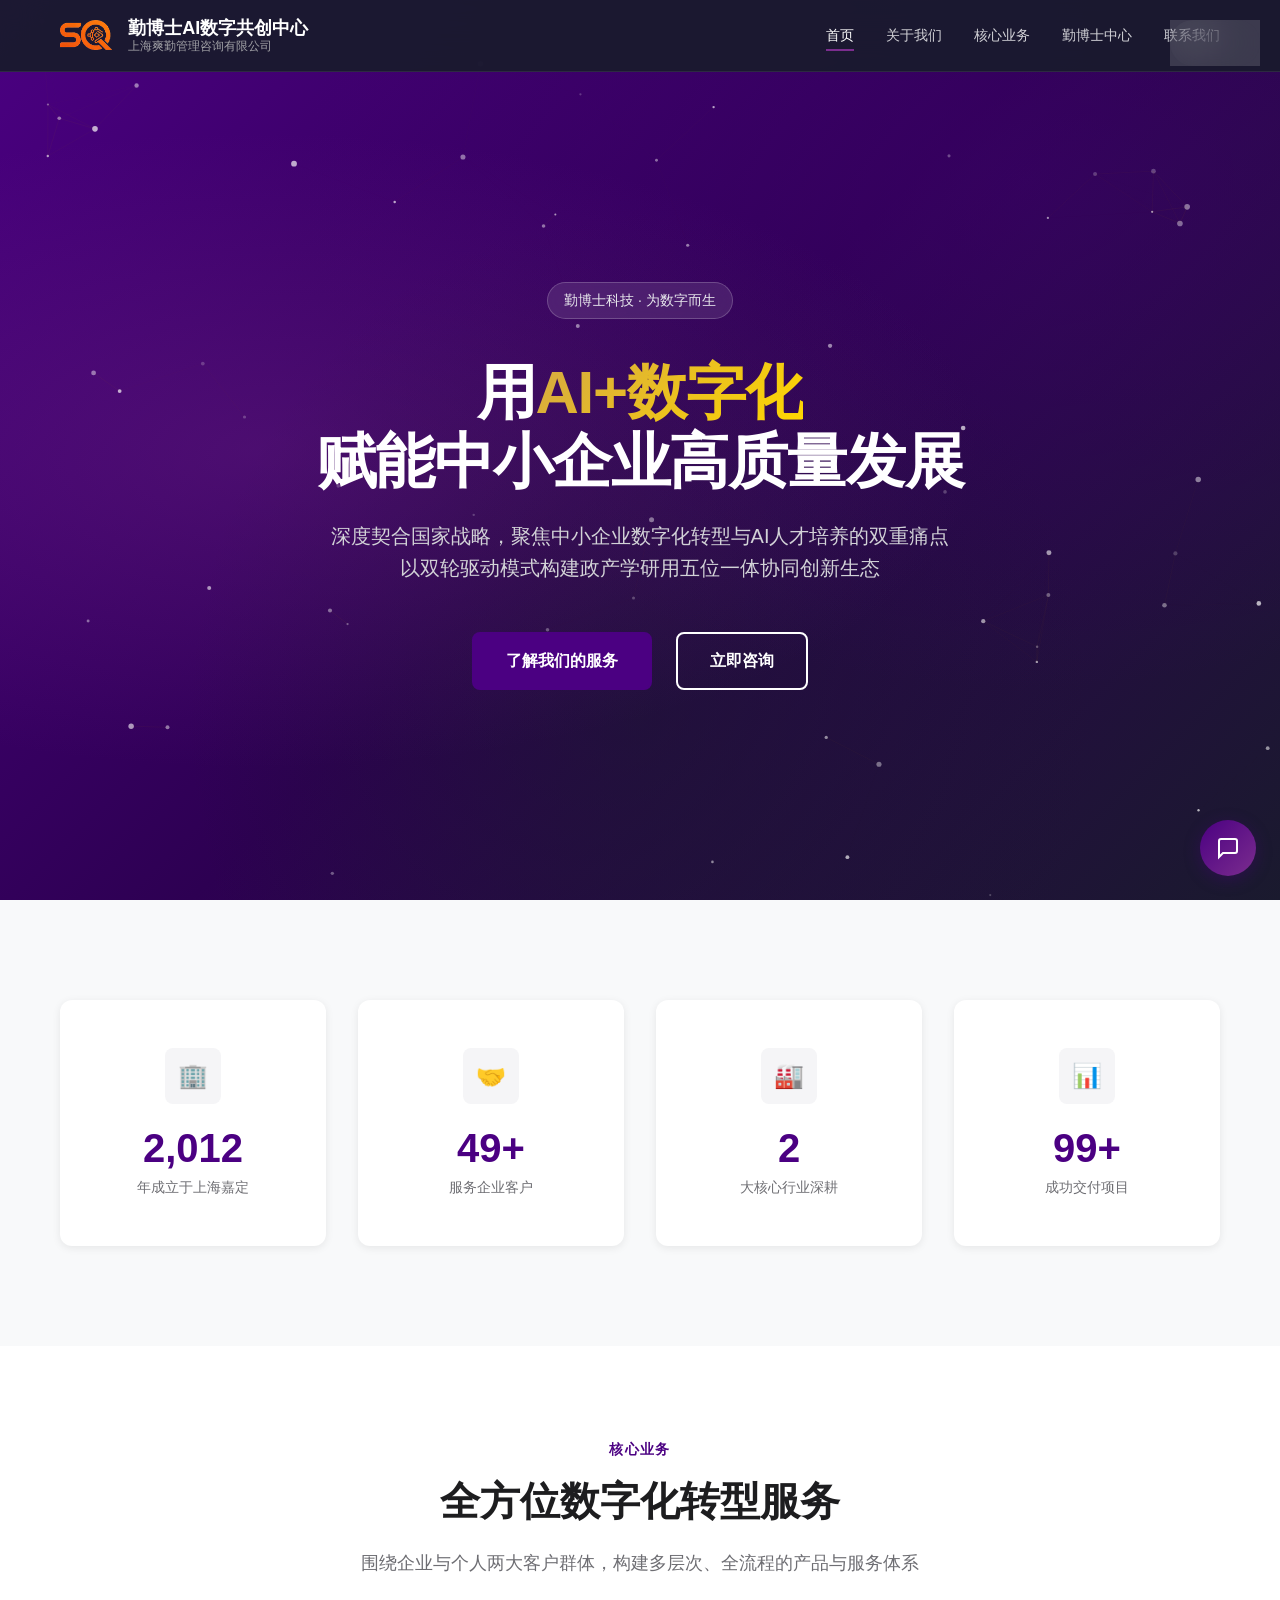
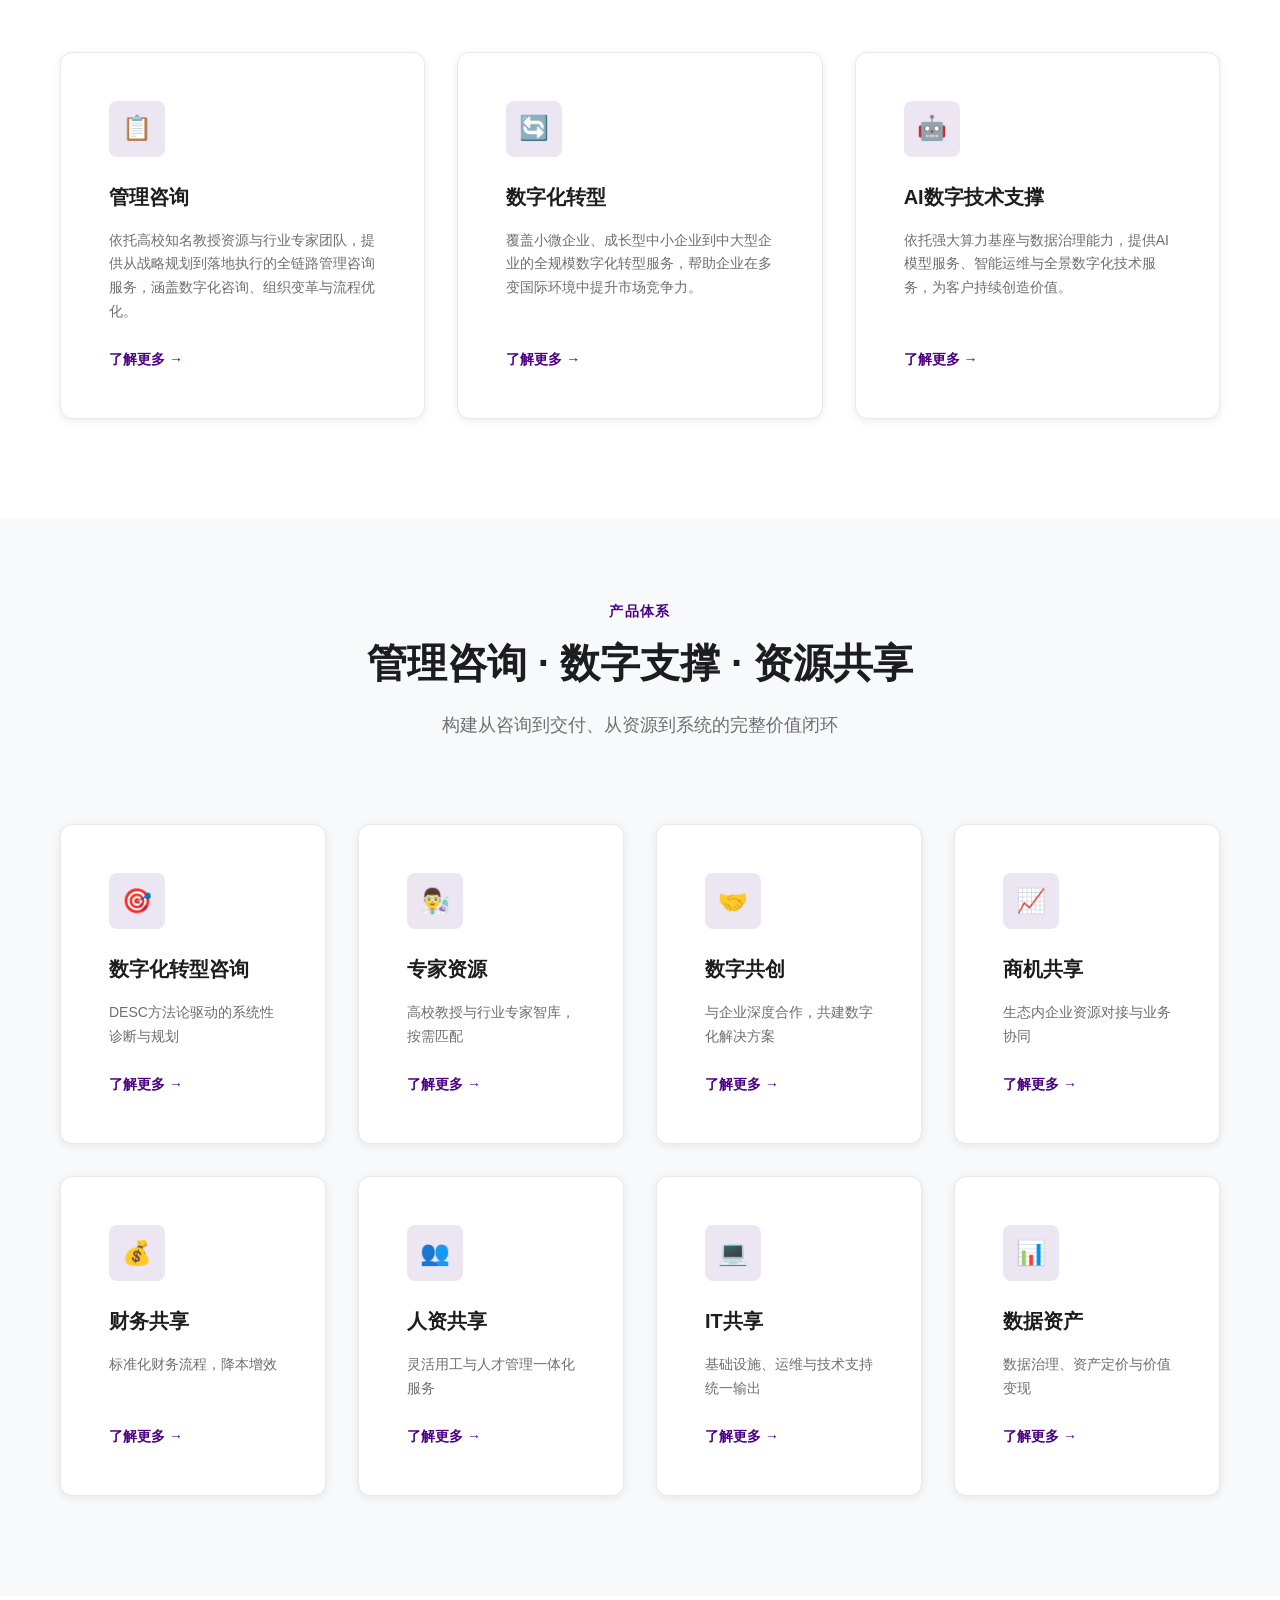
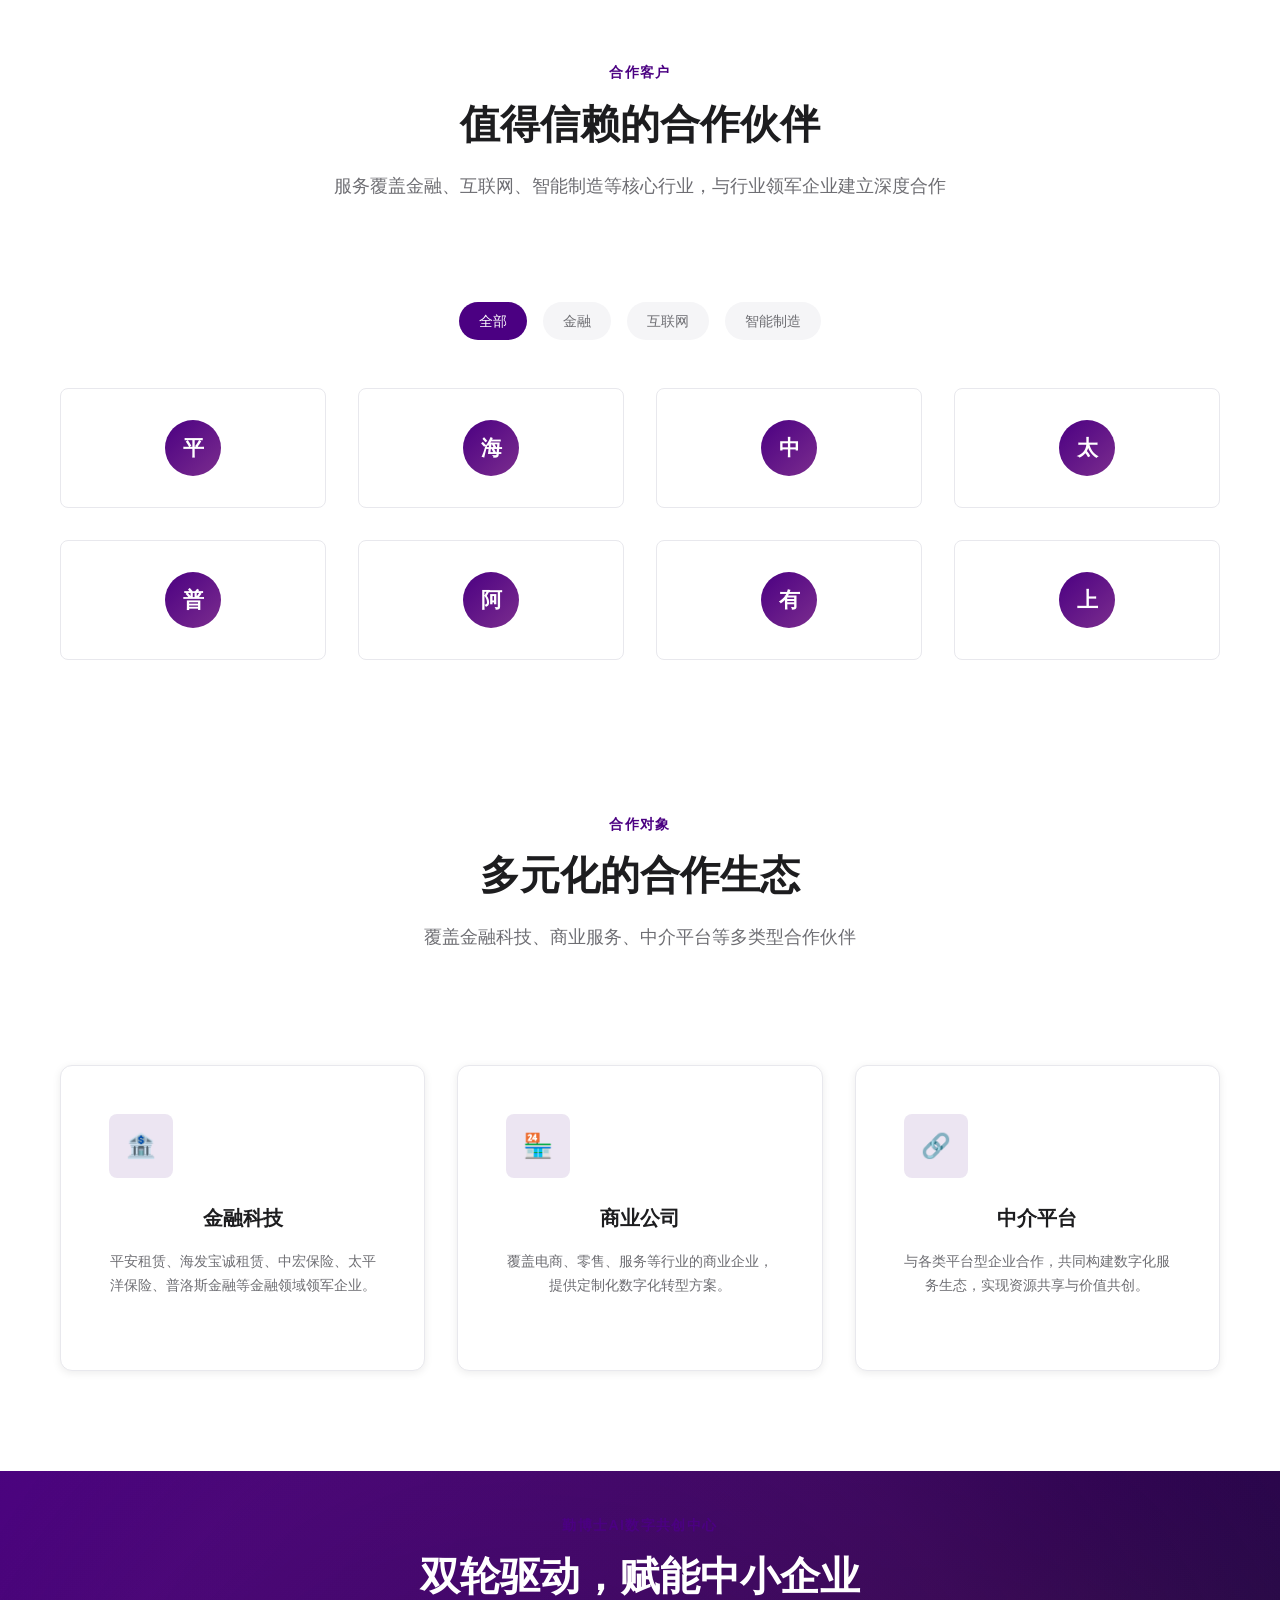
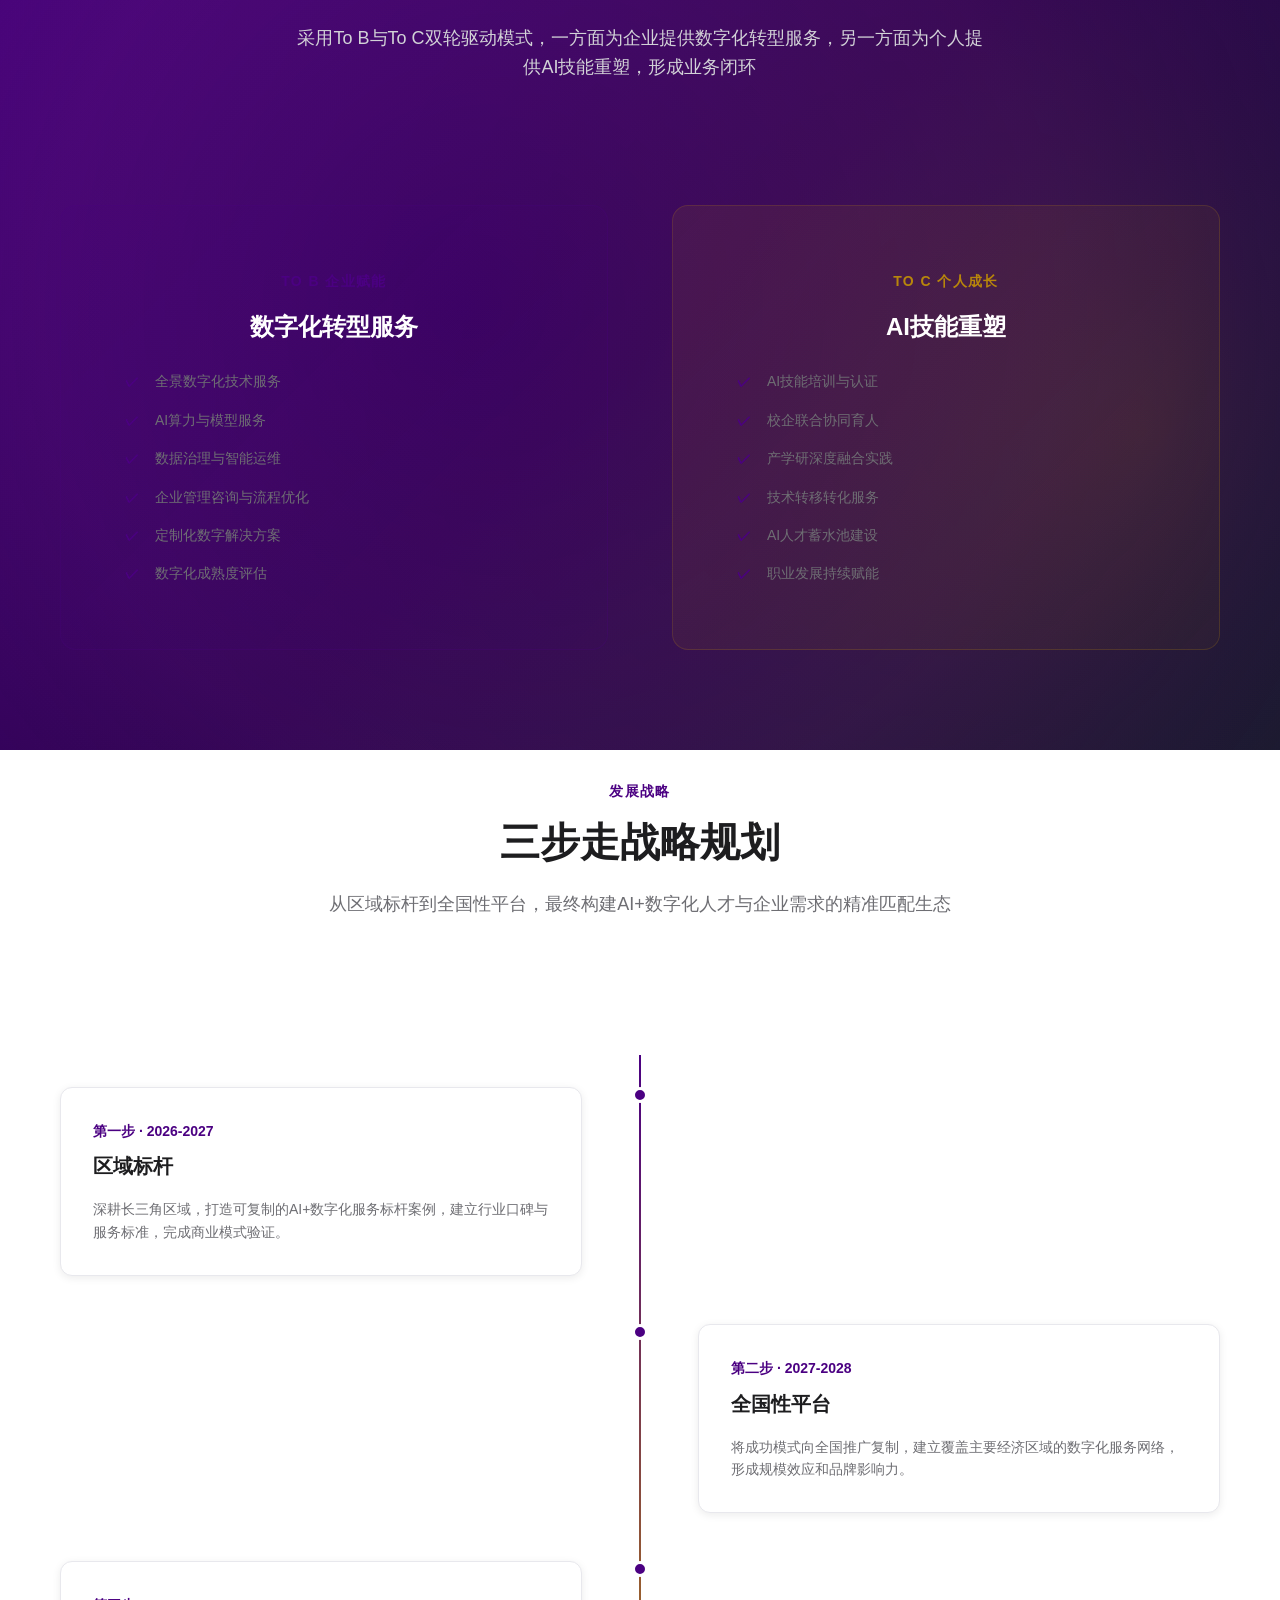
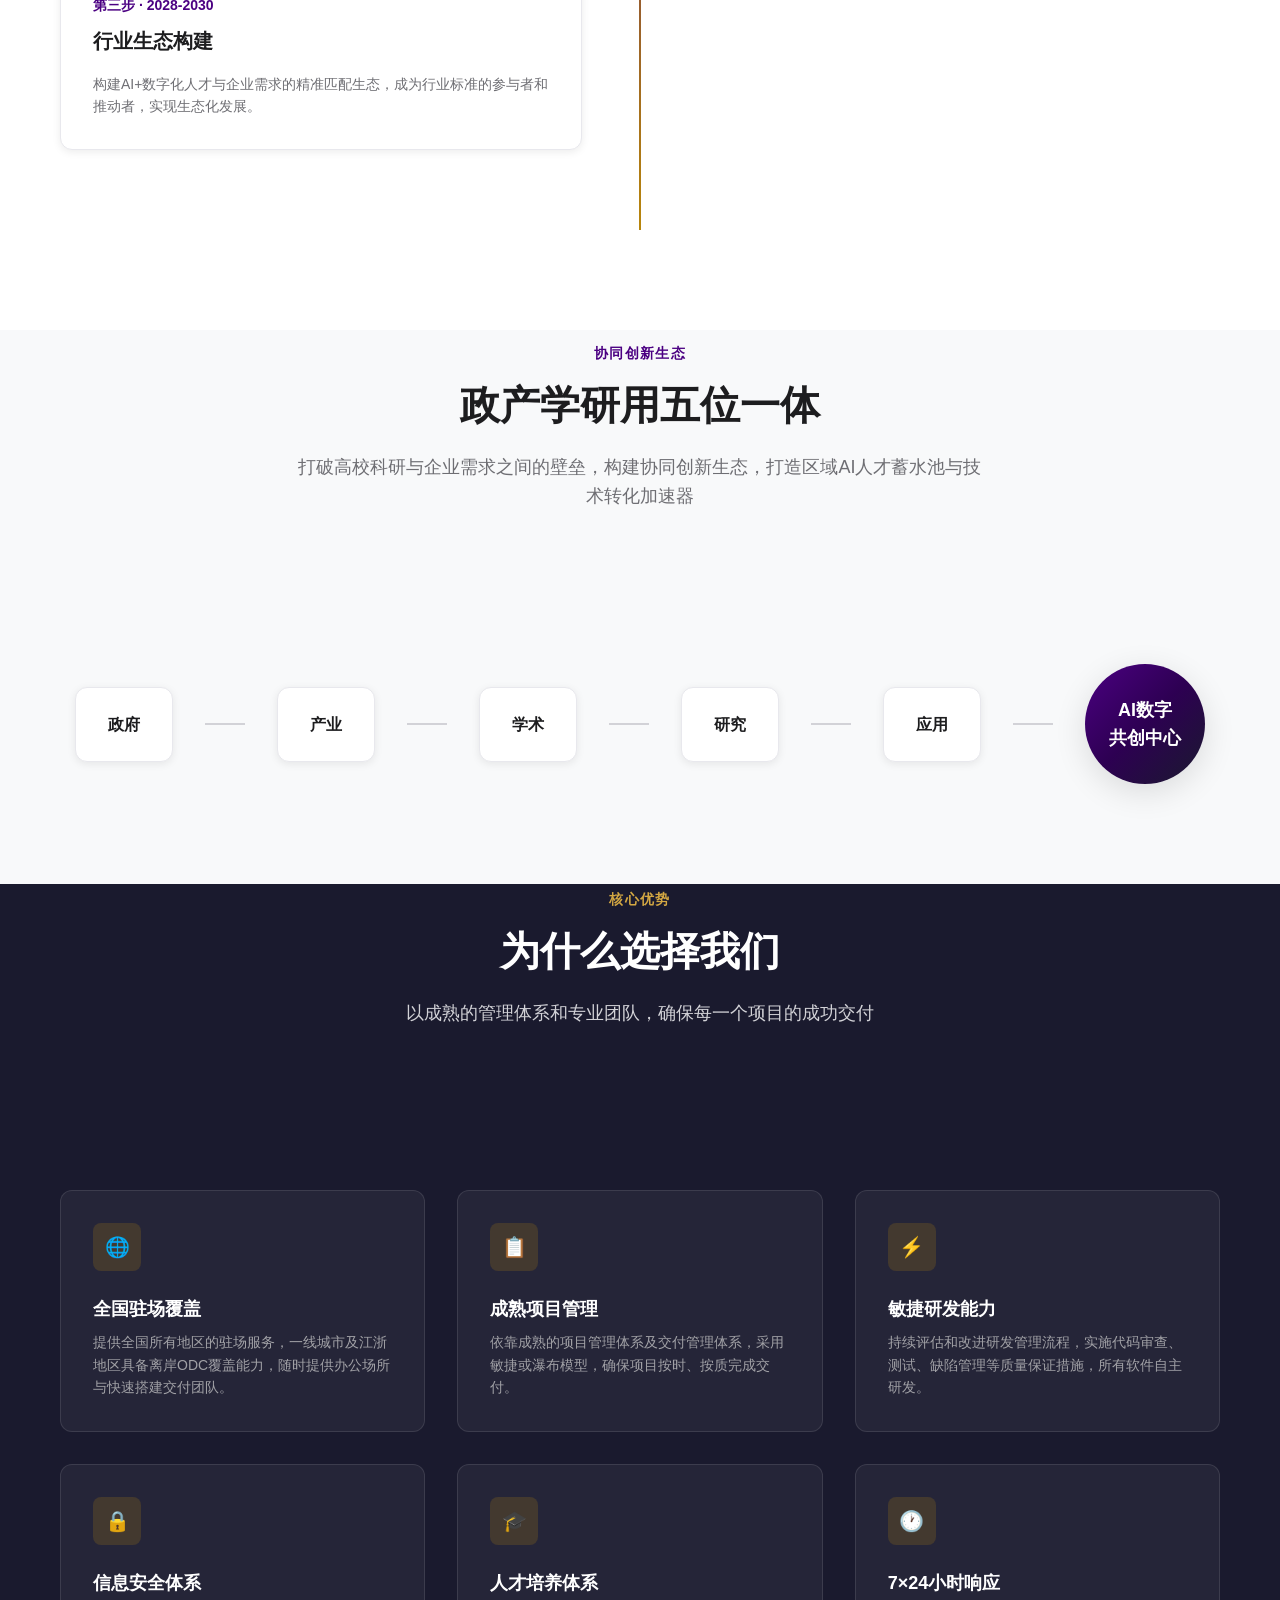
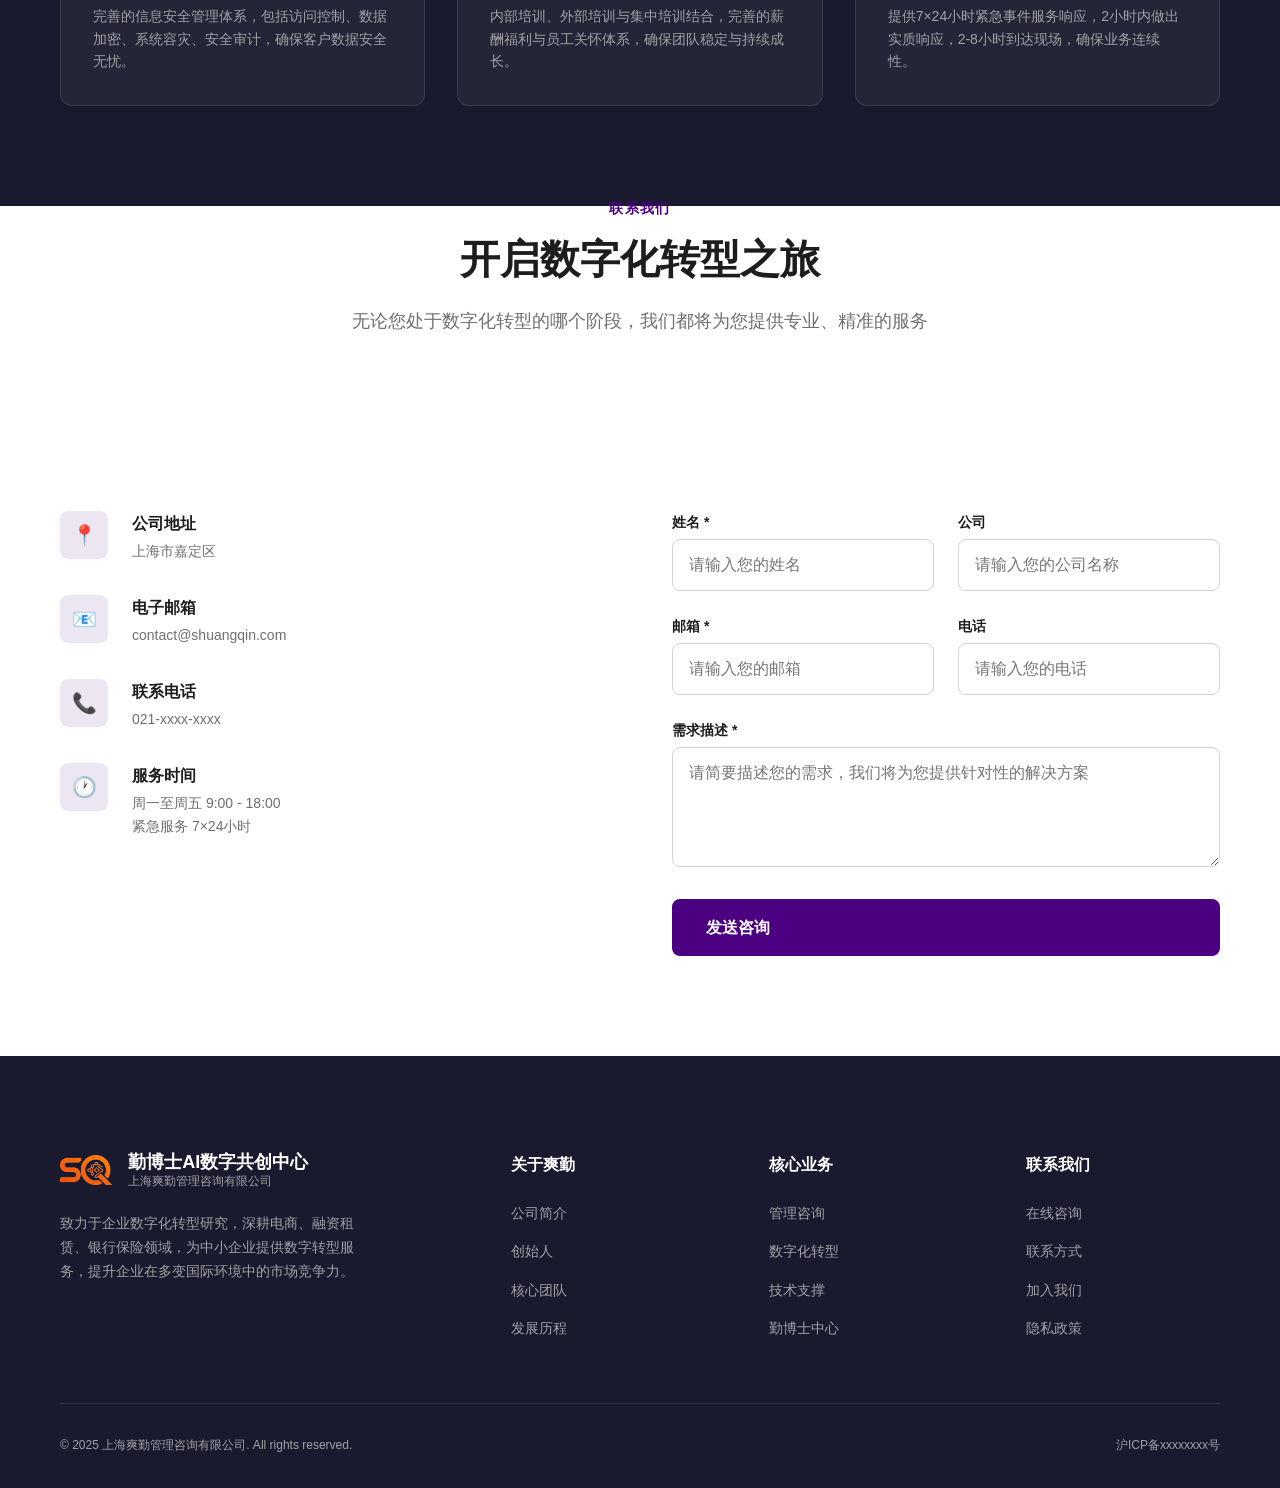
<file: index.html>
<!DOCTYPE html>
<html lang="zh-CN">
<head>
  <meta charset="UTF-8">
  <meta name="viewport" content="width=device-width, initial-scale=1.0">
  <meta http-equiv="Cache-Control" content="no-cache, no-store, must-revalidate">
  <meta http-equiv="Pragma" content="no-cache">
  <meta http-equiv="Expires" content="0">
  <meta name="description" content="上海爽勤管理咨询有限公司 — 勤博士AI数字共创中心，用AI+数字化赋能中小企业高质量发展。提供管理咨询、数字化转型、AI算力与数据治理等全方位服务。">
  <meta name="keywords" content="数字化转型,管理咨询,AI赋能,中小企业,勤博士,上海爽勤,数字共创">
  <title>上海爽勤 | 勤博士AI数字共创中心 — 用AI+数字化赋能中小企业</title>
  <link rel="stylesheet" href="assets/css/reset.css">
  <link rel="stylesheet" href="assets/css/variables.css">
  <link rel="stylesheet" href="assets/css/layout.css">
  <link rel="stylesheet" href="assets/css/components.css">
  <link rel="stylesheet" href="assets/css/animations.css">
  <link rel="stylesheet" href="assets/css/responsive.css">
</head>
<body>

<!-- ===== Navigation (JS动态渲染) ===== -->
<div id="nav-container"></div>

<!-- ===== Hero (JS动态渲染) ===== -->
<div id="hero-container"></div>

<!-- ===== 核心数据 ===== -->
<section class="section section-gray" id="stats">
  <div class="container">
    <div class="stats-bar" id="stats-container"></div>
  </div>
</section>

<!-- ===== 核心业务 ===== -->
<section class="section" id="services">
  <div class="container">
    <div class="section-header fade-in-up">
      <span class="section-label">核心业务</span>
      <h2 class="section-title">全方位数字化转型服务</h2>
      <p class="section-subtitle">围绕企业与个人两大客户群体，构建多层次、全流程的产品与服务体系</p>
    </div>
    <div class="grid grid-3" id="core-business-container"></div>
  </div>
</section>

<!-- ===== 产品体系 ===== -->
<section class="section section-gray" id="products">
  <div class="container">
    <div class="section-header fade-in-up">
      <span class="section-label">产品体系</span>
      <h2 class="section-title">管理咨询 · 数字支撑 · 资源共享</h2>
      <p class="section-subtitle">构建从咨询到交付、从资源到系统的完整价值闭环</p>
    </div>
    <div class="grid grid-4" id="products-container"></div>
  </div>
</section>

<!-- ===== 合作客户 ===== -->
<section class="section" id="clients">
  <div class="container">
    <div class="section-header fade-in-up">
      <span class="section-label">合作客户</span>
      <h2 class="section-title">值得信赖的合作伙伴</h2>
      <p class="section-subtitle">服务覆盖金融、互联网、智能制造等核心行业，与行业领军企业建立深度合作</p>
    </div>
    <div class="client-categories fade-in-up" id="client-categories"></div>
    <div class="client-grid fade-in-up stagger-1" id="clients-container"></div>
  </div>
</section>

<!-- ===== 合作对象 ===== -->
<section class="section" id="partners">
  <div class="container">
    <div class="section-header fade-in-up">
      <span class="section-label">合作对象</span>
      <h2 class="section-title">多元化的合作生态</h2>
      <p class="section-subtitle">覆盖金融科技、商业服务、中介平台等多类型合作伙伴</p>
    </div>
    <div class="grid grid-3" id="partners-container"></div>
  </div>
</section>

<!-- ===== 勤博士AI数字共创中心 ===== -->
<section class="section section-primary" id="qinboshi">
  <div class="container">
    <div class="section-header fade-in-up">
      <span class="section-label">勤博士AI数字共创中心</span>
      <h2 class="section-title">双轮驱动，赋能中小企业</h2>
      <p class="section-subtitle">采用To B与To C双轮驱动模式，一方面为企业提供数字化转型服务，另一方面为个人提供AI技能重塑，形成业务闭环</p>
    </div>
    <div class="dual-drive fade-in-up stagger-1" id="dual-drive-container"></div>
  </div>
</section>

<!-- ===== 三步走战略 ===== -->
<section class="section" id="strategy">
  <div class="container">
    <div class="section-header fade-in-up">
      <span class="section-label">发展战略</span>
      <h2 class="section-title">三步走战略规划</h2>
      <p class="section-subtitle">从区域标杆到全国性平台，最终构建AI+数字化人才与企业需求的精准匹配生态</p>
    </div>
    <div class="timeline" id="timeline-container"></div>
  </div>
</section>

<!-- ===== 政产学研用生态 ===== -->
<section class="section section-gray" id="ecosystem">
  <div class="container">
    <div class="section-header fade-in-up">
      <span class="section-label">协同创新生态</span>
      <h2 class="section-title">政产学研用五位一体</h2>
      <p class="section-subtitle">打破高校科研与企业需求之间的壁垒，构建协同创新生态，打造区域AI人才蓄水池与技术转化加速器</p>
    </div>
    <div class="eco-system fade-in-up" id="ecosystem-container"></div>
  </div>
</section>

<!-- ===== 核心优势 ===== -->
<section class="section section-dark" id="advantages">
  <div class="container">
    <div class="section-header fade-in-up">
      <span class="section-label">核心优势</span>
      <h2 class="section-title">为什么选择我们</h2>
      <p class="section-subtitle">以成熟的管理体系和专业团队，确保每一个项目的成功交付</p>
    </div>
    <div class="advantage-grid" id="advantages-container"></div>
  </div>
</section>

<!-- ===== 联系我们 ===== -->
<section class="section" id="contact">
  <div class="container">
    <div class="section-header fade-in-up">
      <span class="section-label">联系我们</span>
      <h2 class="section-title">开启数字化转型之旅</h2>
      <p class="section-subtitle">无论您处于数字化转型的哪个阶段，我们都将为您提供专业、精准的服务</p>
    </div>
    <div class="contact-grid fade-in-up stagger-1">
      <div class="contact-info" id="contact-info-container"></div>
      <form class="contact-form">
        <div class="form-row">
          <div class="form-group">
            <label class="form-label">姓名 *</label>
            <input type="text" class="form-input" placeholder="请输入您的姓名" required>
          </div>
          <div class="form-group">
            <label class="form-label">公司</label>
            <input type="text" class="form-input" placeholder="请输入您的公司名称">
          </div>
        </div>
        <div class="form-row">
          <div class="form-group">
            <label class="form-label">邮箱 *</label>
            <input type="email" class="form-input" placeholder="请输入您的邮箱" required>
          </div>
          <div class="form-group">
            <label class="form-label">电话</label>
            <input type="tel" class="form-input" placeholder="请输入您的电话">
          </div>
        </div>
        <div class="form-group">
          <label class="form-label">需求描述 *</label>
          <textarea class="form-textarea" placeholder="请简要描述您的需求，我们将为您提供针对性的解决方案" required></textarea>
        </div>
        <button type="submit" class="btn btn-primary btn-lg" style="width:100%">发送咨询</button>
      </form>
    </div>
  </div>
</section>

<!-- ===== Footer (JS动态渲染) ===== -->
<div id="footer-container"></div>

<script src="assets/js/data-loader.js"></script>
<script src="assets/js/renderer.js"></script>
<script src="assets/js/main.js"></script>
<script src="assets/js/animations.js"></script>
<script src="assets/js/form.js"></script>
<script src="assets/js/chat-widget.js"></script>

<!-- 主题切换器（内联，避免缓存问题） -->
<script>
(function(){
  var saved = 'purple';
  try { saved = localStorage.getItem('siteTheme') || 'purple'; } catch(e) {}
  document.documentElement.setAttribute('data-theme', saved);

  function createSwitcher() {
    var s = document.createElement('div');
    s.style.cssText = 'position:fixed;top:20px;right:20px;z-index:10001;display:flex;gap:8px;background:rgba(255,255,255,0.15);backdrop-filter:blur(20px);-webkit-backdrop-filter:blur(20px);border:1px solid rgba(255,255,255,0.2);border-radius:50px;padding:6px 8px;';

    var btn1 = document.createElement('button');
    btn1.innerHTML = '\u26A1';
    btn1.title = '深紫科技风';
    btn1.style.cssText = 'width:32px;height:32px;border-radius:50%;border:2px solid transparent;cursor:pointer;font-size:14px;background:linear-gradient(135deg,#4B0082,#7B2D8E);color:#fff;display:flex;align-items:center;justify-content:center;transition:all 0.2s;';
    btn1.onclick = function(){ setTheme('purple'); };

    var btn2 = document.createElement('button');
    btn2.innerHTML = '\uD83C\uDF3F';
    btn2.title = '绿色自然古风';
    btn2.style.cssText = 'width:32px;height:32px;border-radius:50%;border:2px solid transparent;cursor:pointer;font-size:14px;background:linear-gradient(135deg,#2d5a27,#4a8a3f);color:#fff;display:flex;align-items:center;justify-content:center;transition:all 0.2s;';
    btn2.onclick = function(){ setTheme('nature'); };

    s.appendChild(btn1);
    s.appendChild(btn2);
    document.body.appendChild(s);

    window._themeBtns = [btn1, btn2];
    updateBtns(saved);
  }

  function setTheme(t) {
    document.documentElement.setAttribute('data-theme', t);
    try { localStorage.setItem('siteTheme', t); } catch(e) {}
    updateBtns(t);
  }

  function updateBtns(t) {
    if (!window._themeBtns) return;
    if (t === 'purple') {
      window._themeBtns[0].style.borderColor = '#d4a843';
      window._themeBtns[1].style.borderColor = 'transparent';
    } else {
      window._themeBtns[0].style.borderColor = 'transparent';
      window._themeBtns[1].style.borderColor = '#d4a843';
    }
  }

  window.setTheme = setTheme;

  if (document.readyState === 'loading') {
    document.addEventListener('DOMContentLoaded', createSwitcher);
  } else {
    createSwitcher();
  }
})();
</script>

<script>
document.addEventListener('DOMContentLoaded', function() {
  Renderer.initPage(function(data) {
    Renderer.renderHero(data);
    Renderer.renderStats(data);
    Renderer.renderCoreBusinesses(data);
    Renderer.renderProducts(data);
    Renderer.renderClients(data);
    Renderer.renderPartners(data);
    Renderer.renderDualDrive(data);
    Renderer.renderTimeline(data);
    Renderer.renderEcosystem(data);
    Renderer.renderAdvantages(data);
    Renderer.renderContactInfo(data);
  });
});
</script>
</body>
</html>
</file>
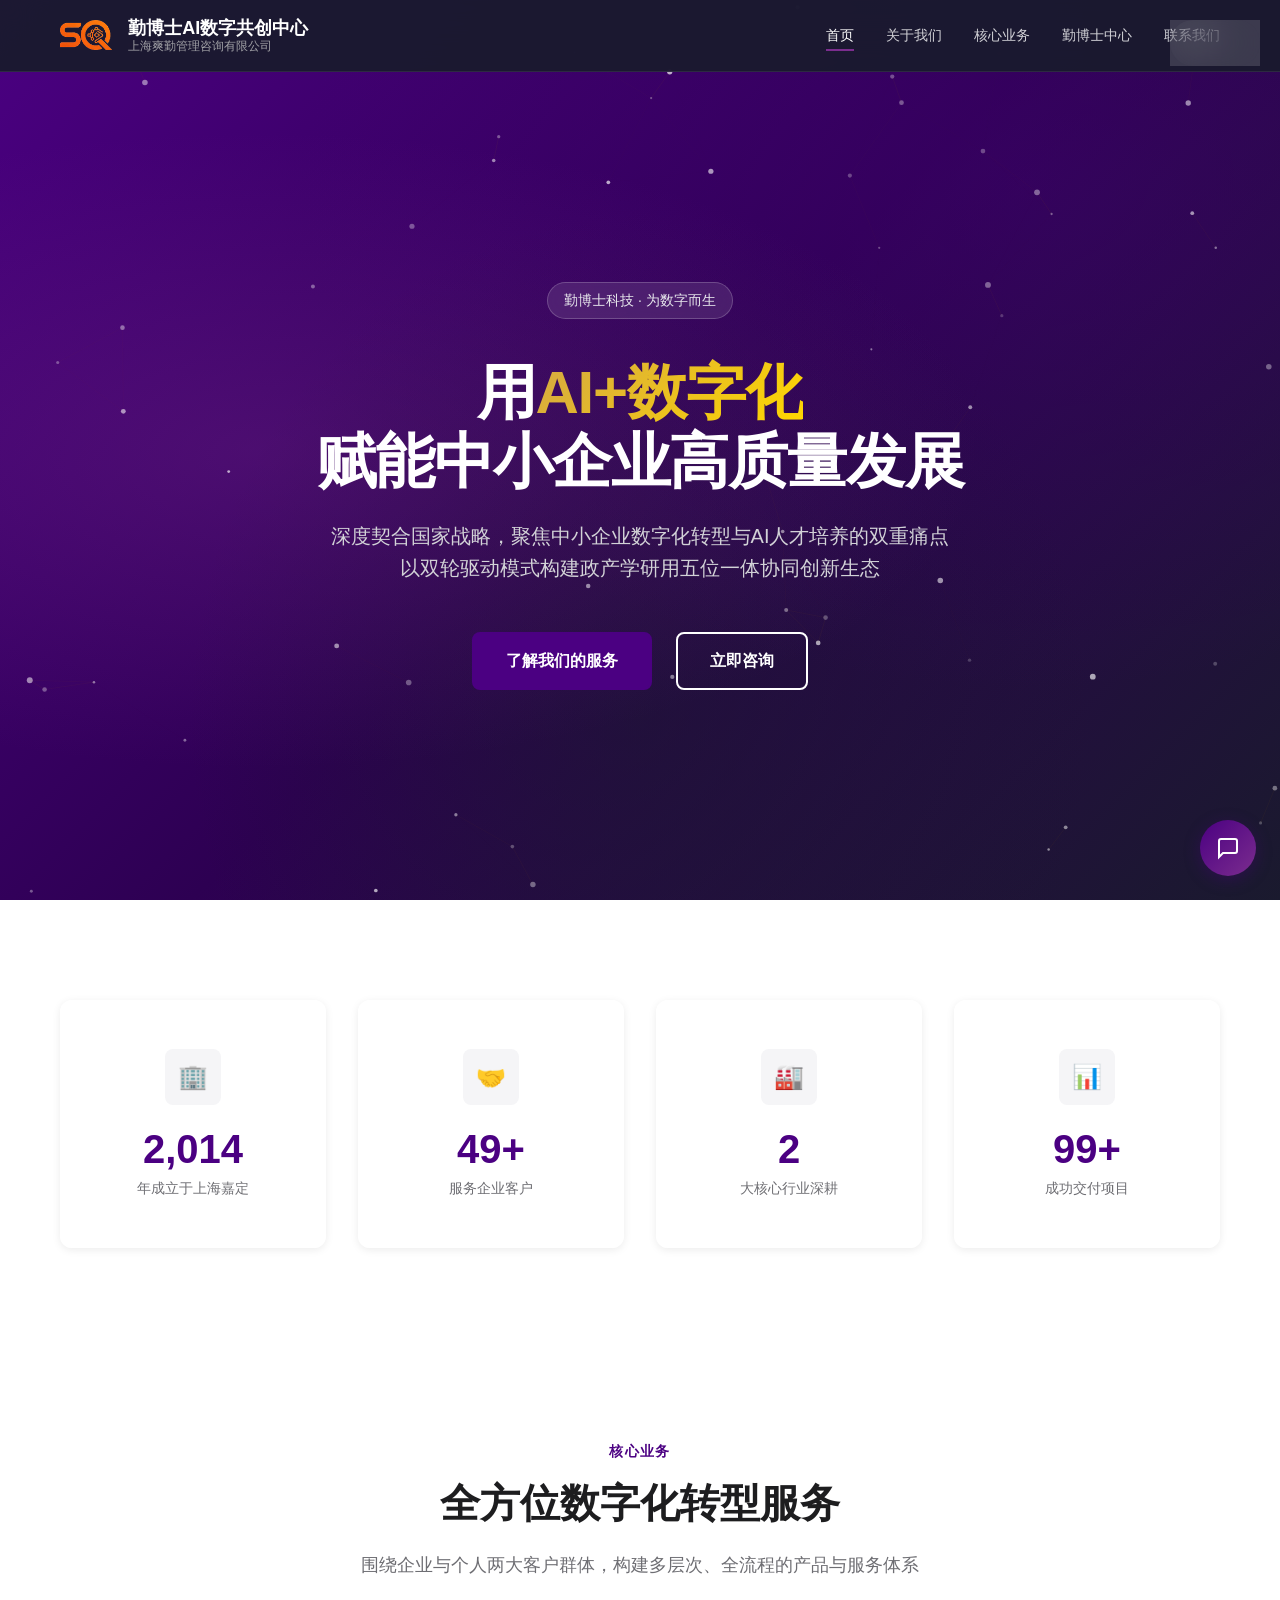
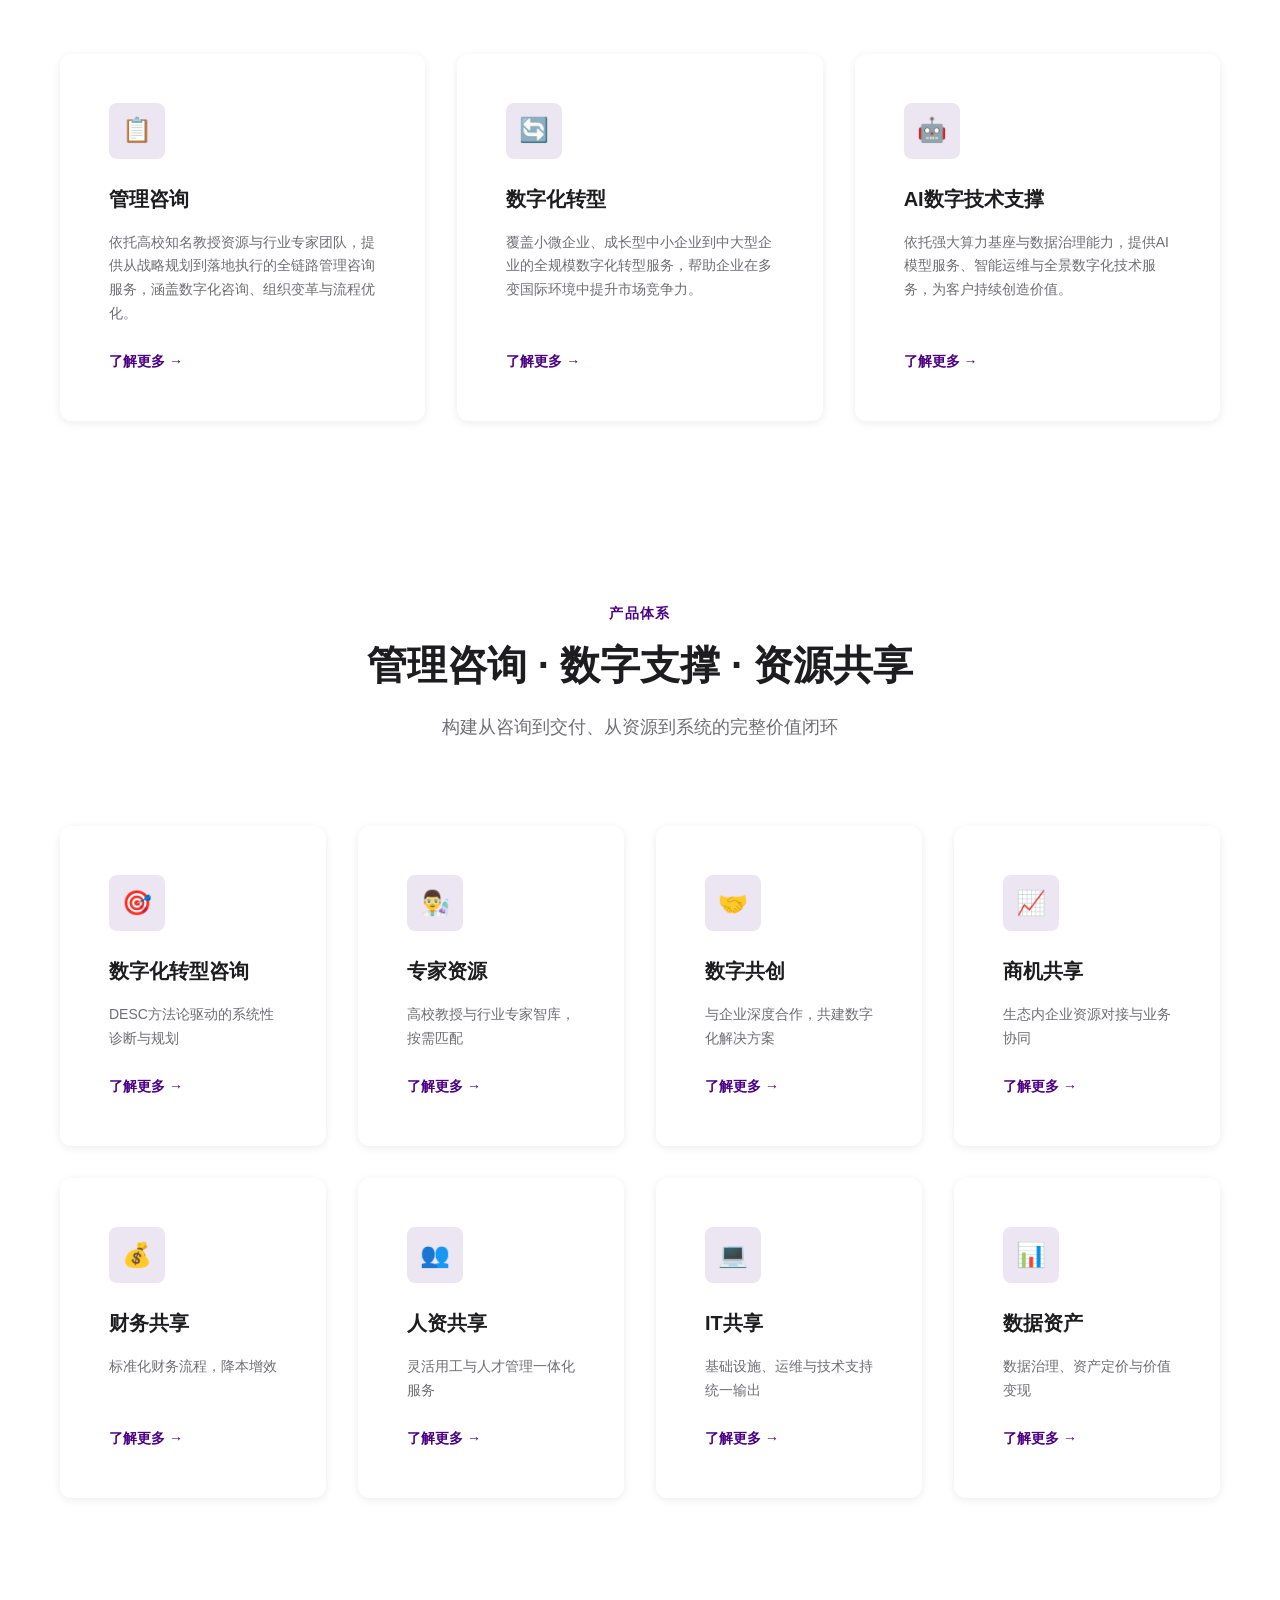
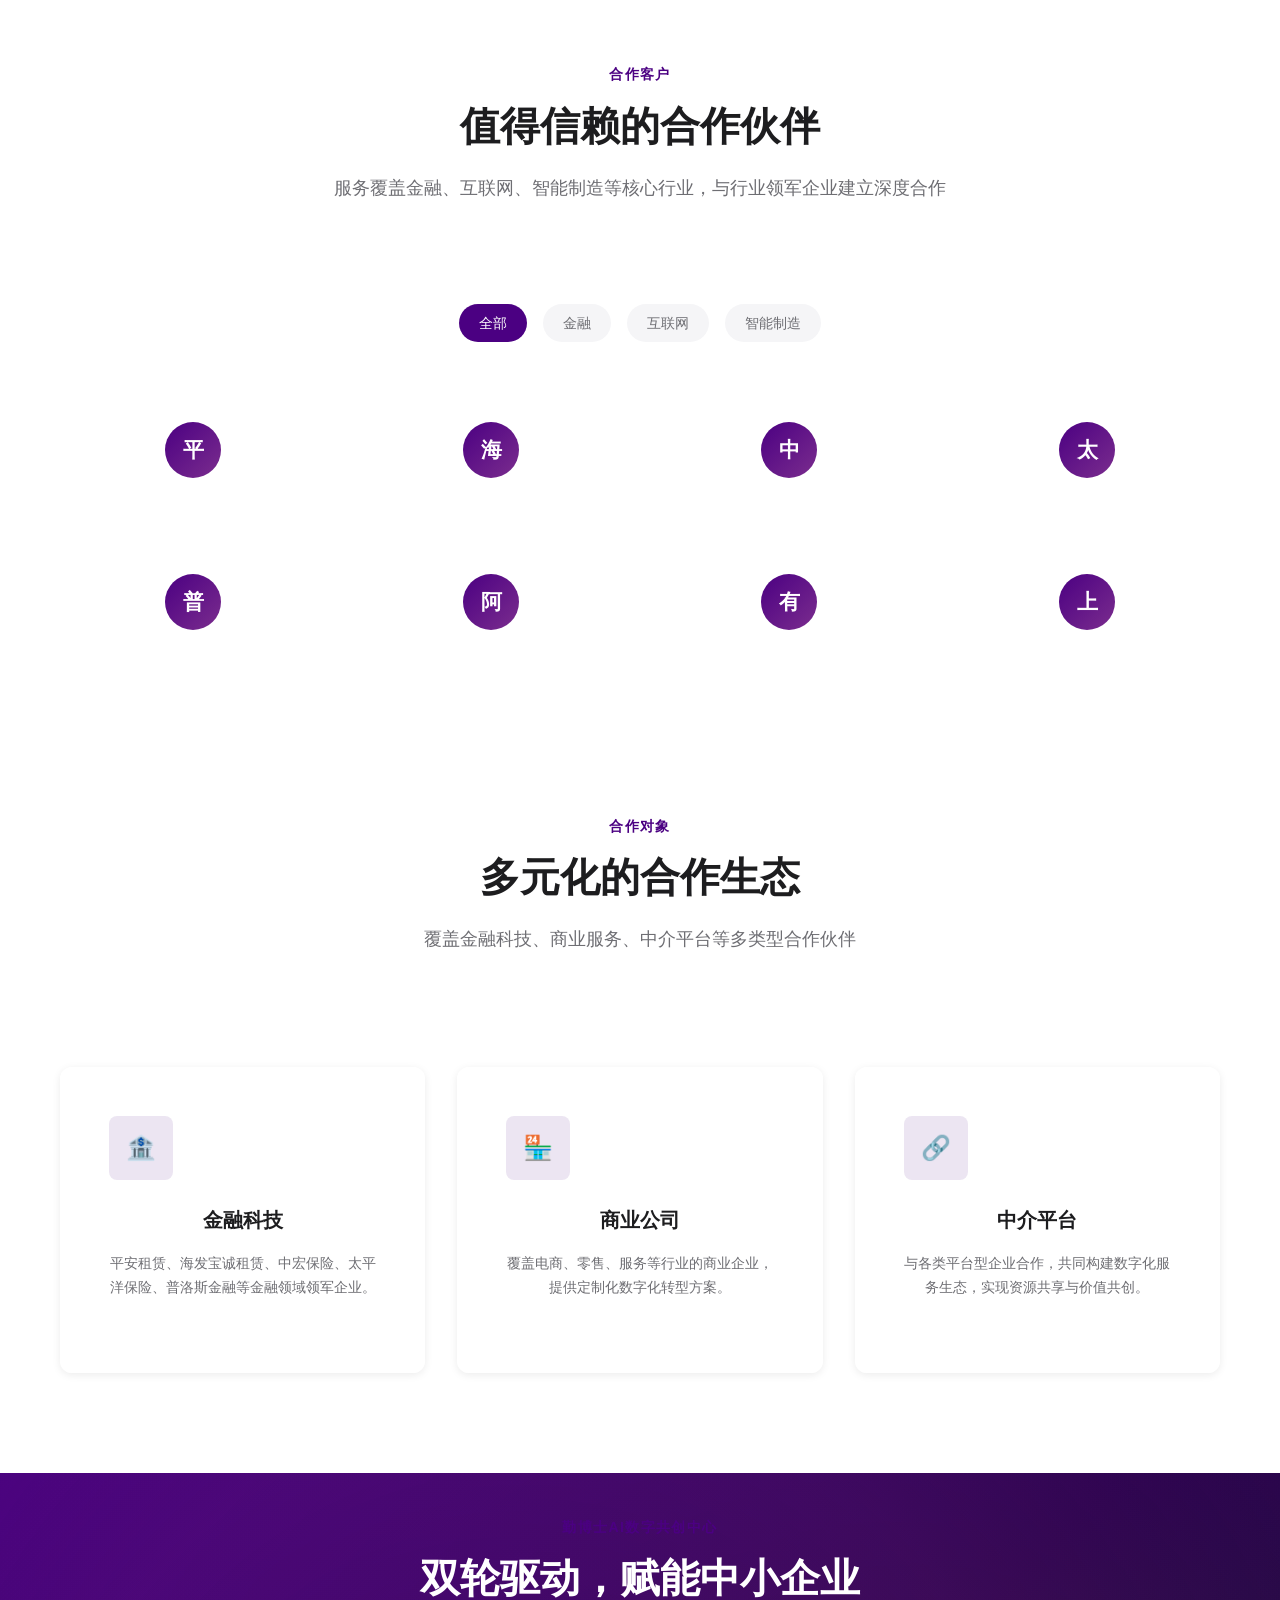
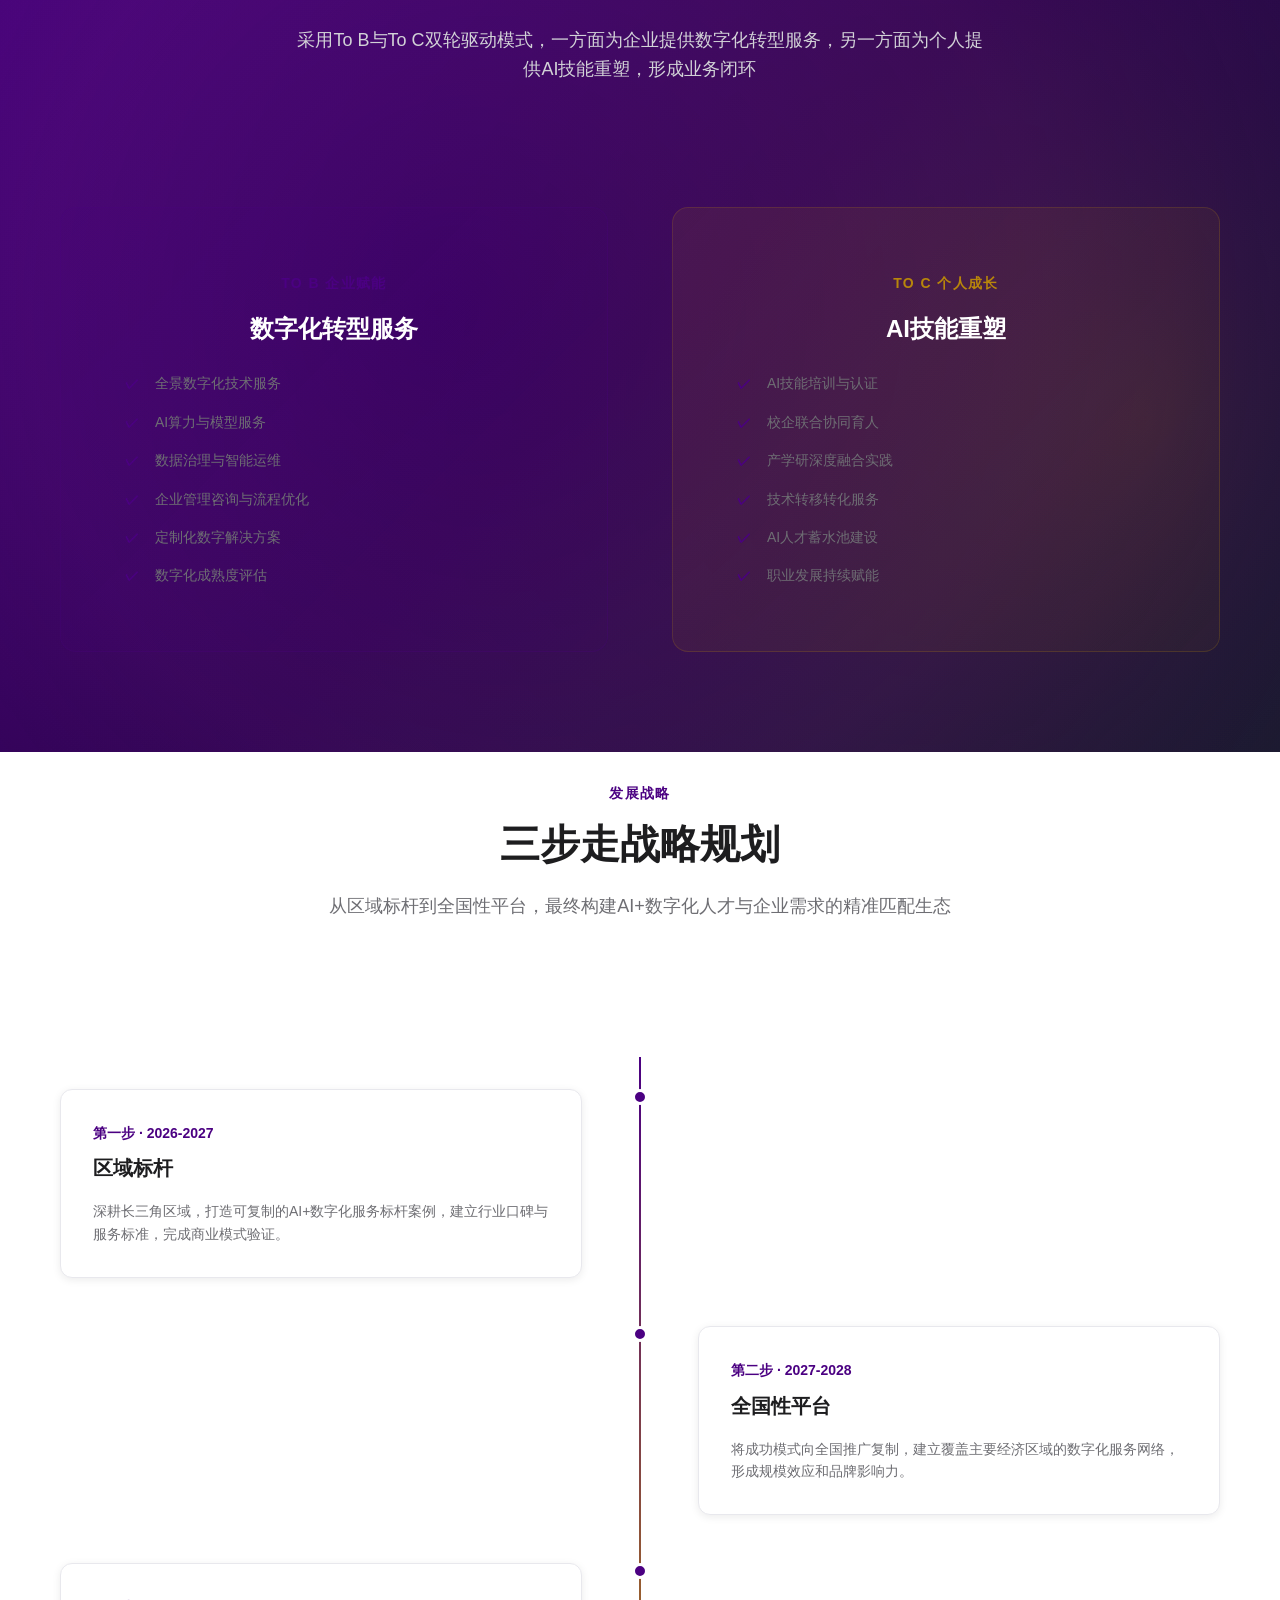
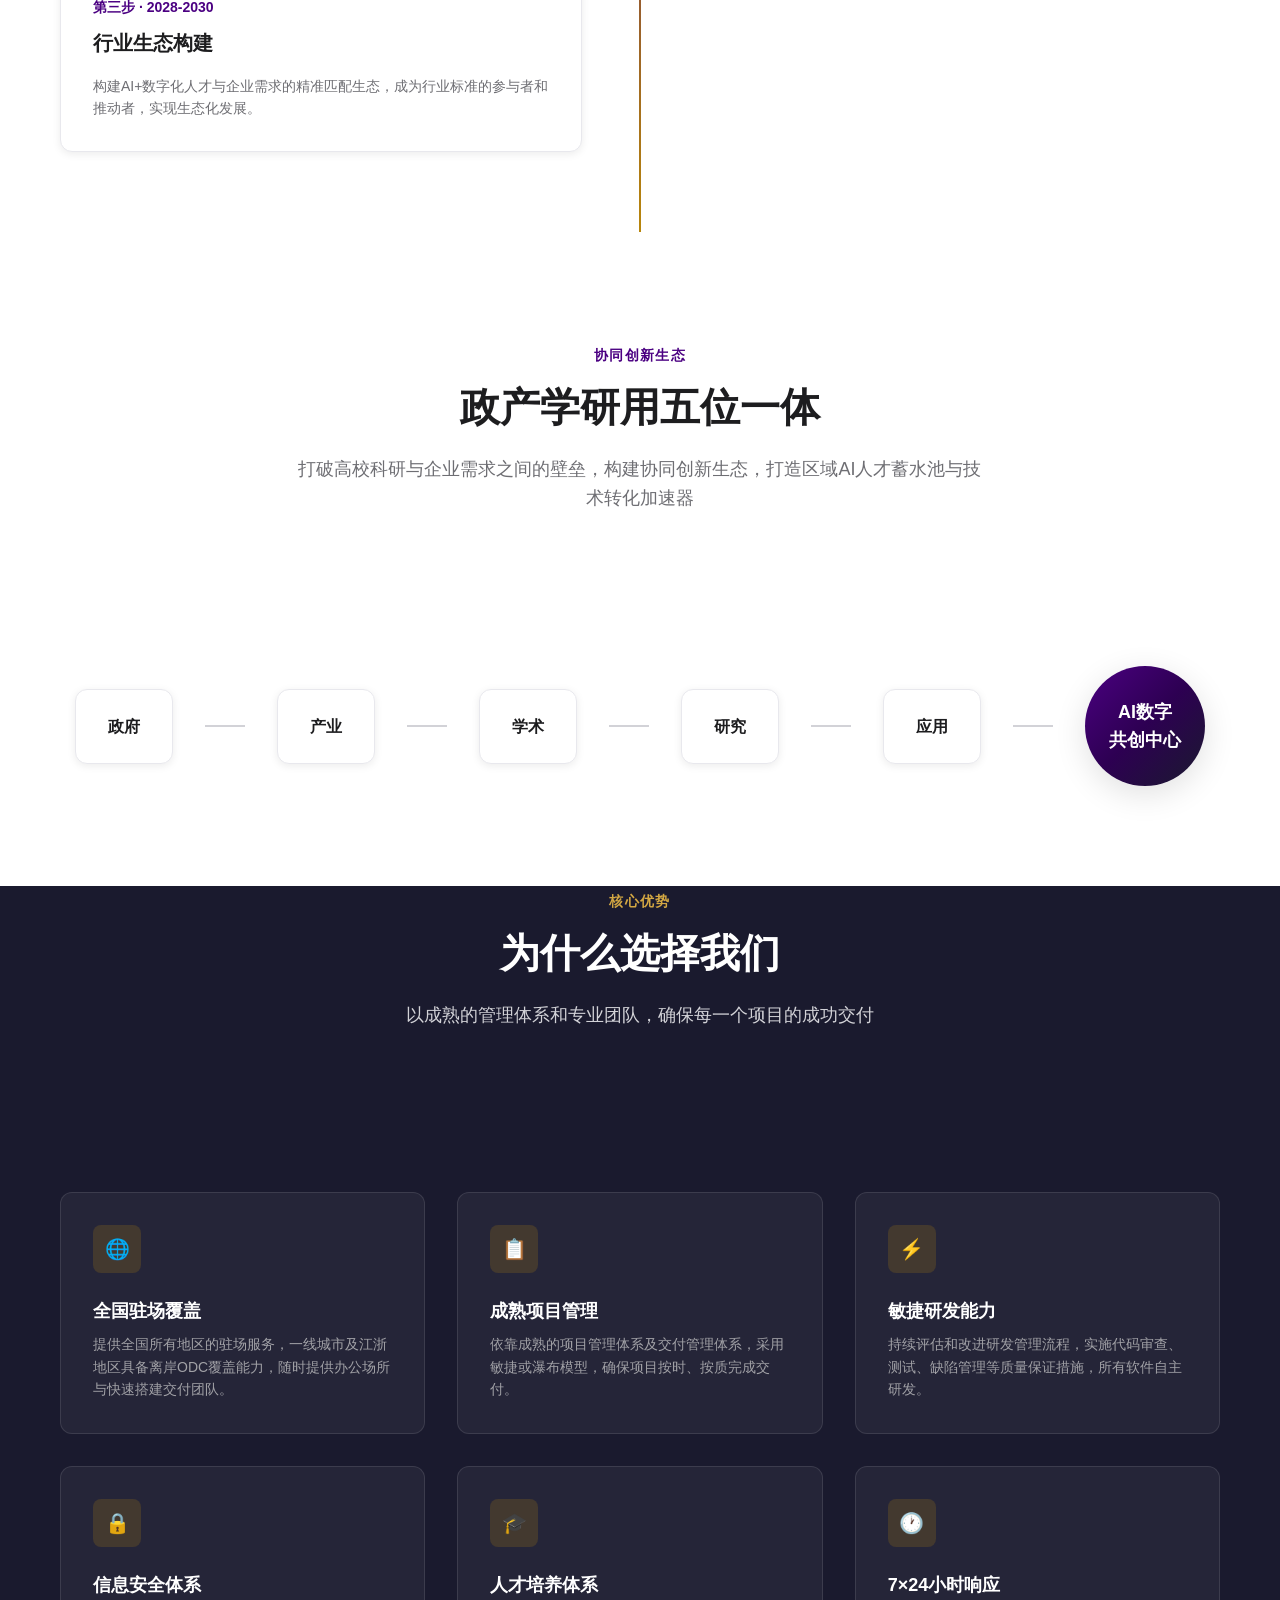
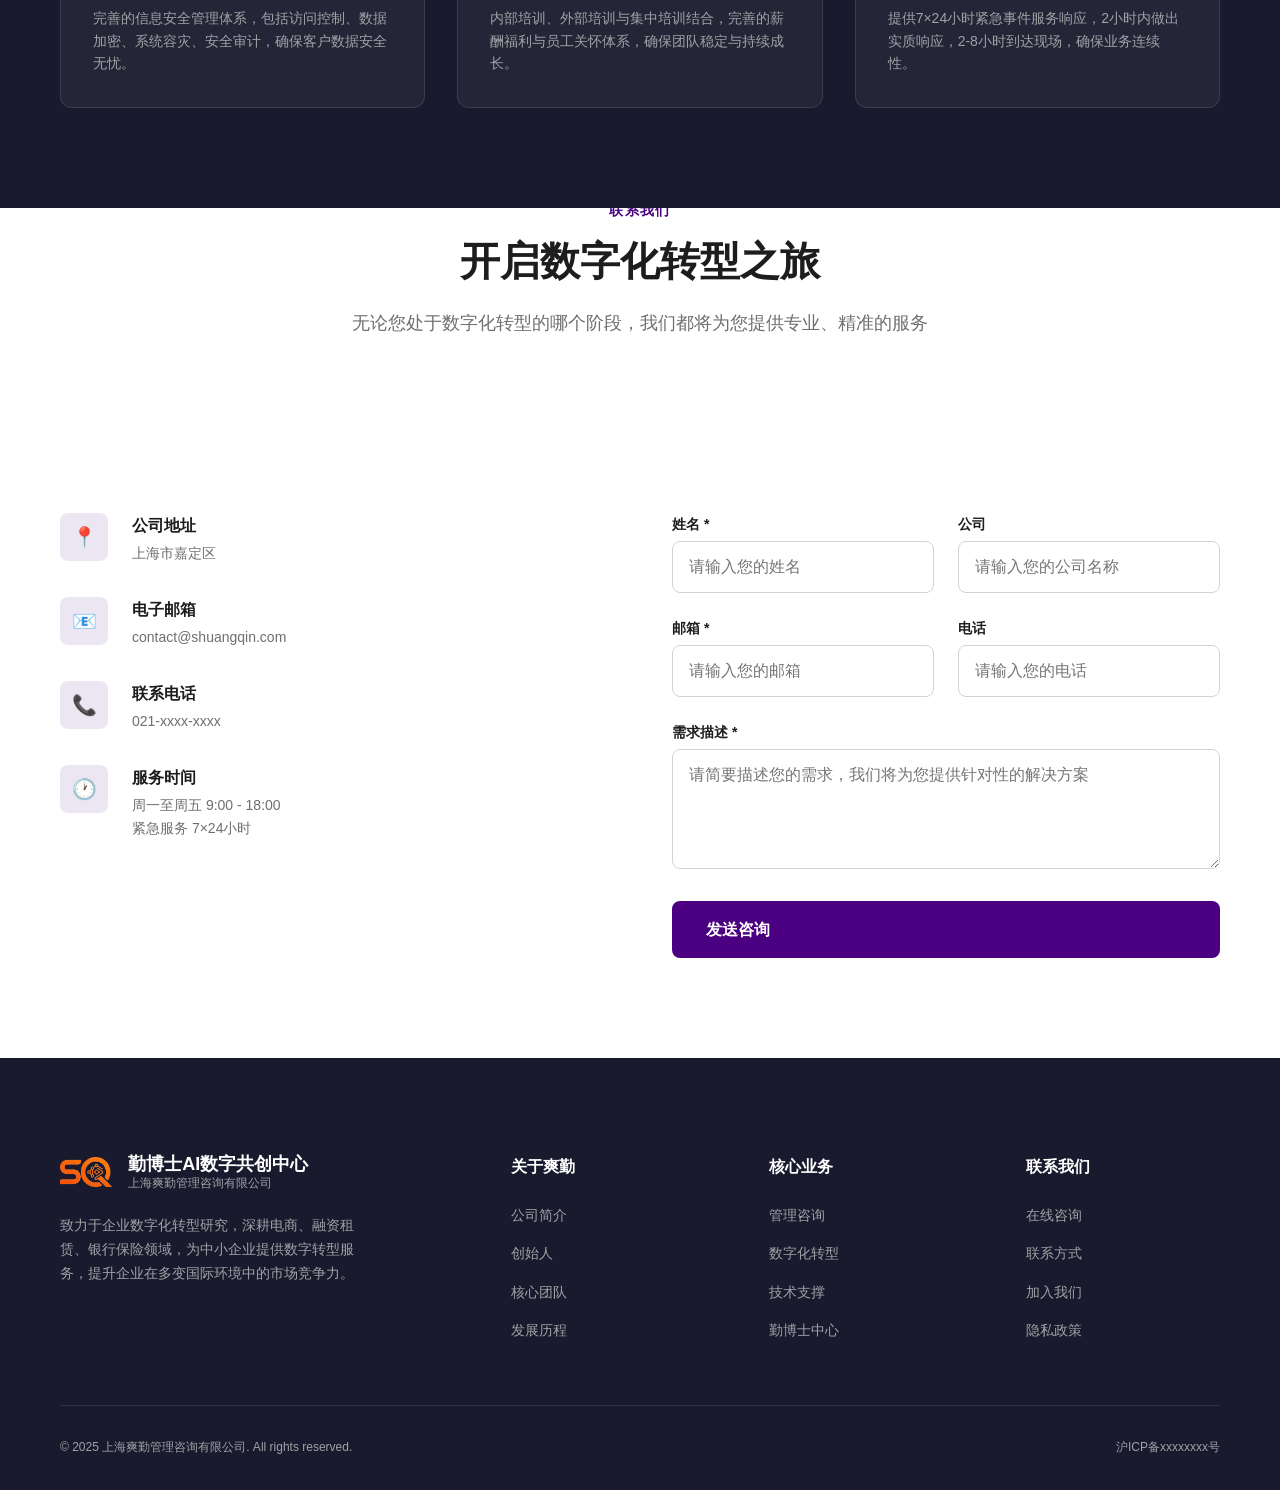
<file: shuangqin-website/index.html>
<!DOCTYPE html>
<html lang="zh-CN">
<head>
  <meta charset="UTF-8">
  <meta name="viewport" content="width=device-width, initial-scale=1.0">
  <meta http-equiv="Cache-Control" content="no-cache, no-store, must-revalidate">
  <meta http-equiv="Pragma" content="no-cache">
  <meta http-equiv="Expires" content="0">
  <meta name="description" content="上海爽勤管理咨询有限公司 — 勤博士AI数字共创中心，用AI+数字化赋能中小企业高质量发展。提供管理咨询、数字化转型、AI算力与数据治理等全方位服务。">
  <meta name="keywords" content="数字化转型,管理咨询,AI赋能,中小企业,勤博士,上海爽勤,数字共创">
  <title>上海爽勤 | 勤博士AI数字共创中心 — 用AI+数字化赋能中小企业</title>
  <link rel="stylesheet" href="assets/css/reset.css">
  <link rel="stylesheet" href="assets/css/variables.css">
  <link rel="stylesheet" href="assets/css/layout.css">
  <link rel="stylesheet" href="assets/css/components.css">
  <link rel="stylesheet" href="assets/css/animations.css">
  <link rel="stylesheet" href="assets/css/responsive.css">
</head>
<body>

<!-- ===== Navigation (JS动态渲染) ===== -->
<div id="nav-container"></div>

<!-- ===== Hero (JS动态渲染) ===== -->
<div id="hero-container"></div>

<!-- ===== 核心数据 ===== -->
<section class="section section-gray" id="stats">
  <div class="container">
    <div class="stats-bar" id="stats-container"></div>
  </div>
</section>

<!-- ===== 核心业务 ===== -->
<section class="section" id="services">
  <div class="container">
    <div class="section-header fade-in-up">
      <span class="section-label">核心业务</span>
      <h2 class="section-title">全方位数字化转型服务</h2>
      <p class="section-subtitle">围绕企业与个人两大客户群体，构建多层次、全流程的产品与服务体系</p>
    </div>
    <div class="grid grid-3" id="core-business-container"></div>
  </div>
</section>

<!-- ===== 产品体系 ===== -->
<section class="section section-gray" id="products">
  <div class="container">
    <div class="section-header fade-in-up">
      <span class="section-label">产品体系</span>
      <h2 class="section-title">管理咨询 · 数字支撑 · 资源共享</h2>
      <p class="section-subtitle">构建从咨询到交付、从资源到系统的完整价值闭环</p>
    </div>
    <div class="grid grid-4" id="products-container"></div>
  </div>
</section>

<!-- ===== 合作客户 ===== -->
<section class="section" id="clients">
  <div class="container">
    <div class="section-header fade-in-up">
      <span class="section-label">合作客户</span>
      <h2 class="section-title">值得信赖的合作伙伴</h2>
      <p class="section-subtitle">服务覆盖金融、互联网、智能制造等核心行业，与行业领军企业建立深度合作</p>
    </div>
    <div class="client-categories fade-in-up" id="client-categories"></div>
    <div class="client-grid fade-in-up stagger-1" id="clients-container"></div>
  </div>
</section>

<!-- ===== 合作对象 ===== -->
<section class="section" id="partners">
  <div class="container">
    <div class="section-header fade-in-up">
      <span class="section-label">合作对象</span>
      <h2 class="section-title">多元化的合作生态</h2>
      <p class="section-subtitle">覆盖金融科技、商业服务、中介平台等多类型合作伙伴</p>
    </div>
    <div class="grid grid-3" id="partners-container"></div>
  </div>
</section>

<!-- ===== 勤博士AI数字共创中心 ===== -->
<section class="section section-primary" id="qinboshi">
  <div class="container">
    <div class="section-header fade-in-up">
      <span class="section-label">勤博士AI数字共创中心</span>
      <h2 class="section-title">双轮驱动，赋能中小企业</h2>
      <p class="section-subtitle">采用To B与To C双轮驱动模式，一方面为企业提供数字化转型服务，另一方面为个人提供AI技能重塑，形成业务闭环</p>
    </div>
    <div class="dual-drive fade-in-up stagger-1" id="dual-drive-container"></div>
  </div>
</section>

<!-- ===== 三步走战略 ===== -->
<section class="section" id="strategy">
  <div class="container">
    <div class="section-header fade-in-up">
      <span class="section-label">发展战略</span>
      <h2 class="section-title">三步走战略规划</h2>
      <p class="section-subtitle">从区域标杆到全国性平台，最终构建AI+数字化人才与企业需求的精准匹配生态</p>
    </div>
    <div class="timeline" id="timeline-container"></div>
  </div>
</section>

<!-- ===== 政产学研用生态 ===== -->
<section class="section section-gray" id="ecosystem">
  <div class="container">
    <div class="section-header fade-in-up">
      <span class="section-label">协同创新生态</span>
      <h2 class="section-title">政产学研用五位一体</h2>
      <p class="section-subtitle">打破高校科研与企业需求之间的壁垒，构建协同创新生态，打造区域AI人才蓄水池与技术转化加速器</p>
    </div>
    <div class="eco-system fade-in-up" id="ecosystem-container"></div>
  </div>
</section>

<!-- ===== 核心优势 ===== -->
<section class="section section-dark" id="advantages">
  <div class="container">
    <div class="section-header fade-in-up">
      <span class="section-label">核心优势</span>
      <h2 class="section-title">为什么选择我们</h2>
      <p class="section-subtitle">以成熟的管理体系和专业团队，确保每一个项目的成功交付</p>
    </div>
    <div class="advantage-grid" id="advantages-container"></div>
  </div>
</section>

<!-- ===== 联系我们 ===== -->
<section class="section" id="contact">
  <div class="container">
    <div class="section-header fade-in-up">
      <span class="section-label">联系我们</span>
      <h2 class="section-title">开启数字化转型之旅</h2>
      <p class="section-subtitle">无论您处于数字化转型的哪个阶段，我们都将为您提供专业、精准的服务</p>
    </div>
    <div class="contact-grid fade-in-up stagger-1">
      <div class="contact-info" id="contact-info-container"></div>
      <form class="contact-form">
        <div class="form-row">
          <div class="form-group">
            <label class="form-label">姓名 *</label>
            <input type="text" class="form-input" placeholder="请输入您的姓名" required>
          </div>
          <div class="form-group">
            <label class="form-label">公司</label>
            <input type="text" class="form-input" placeholder="请输入您的公司名称">
          </div>
        </div>
        <div class="form-row">
          <div class="form-group">
            <label class="form-label">邮箱 *</label>
            <input type="email" class="form-input" placeholder="请输入您的邮箱" required>
          </div>
          <div class="form-group">
            <label class="form-label">电话</label>
            <input type="tel" class="form-input" placeholder="请输入您的电话">
          </div>
        </div>
        <div class="form-group">
          <label class="form-label">需求描述 *</label>
          <textarea class="form-textarea" placeholder="请简要描述您的需求，我们将为您提供针对性的解决方案" required></textarea>
        </div>
        <button type="submit" class="btn btn-primary btn-lg" style="width:100%">发送咨询</button>
      </form>
    </div>
  </div>
</section>

<!-- ===== Footer (JS动态渲染) ===== -->
<div id="footer-container"></div>

<script src="assets/js/data-loader.js"></script>
<script src="assets/js/renderer.js"></script>
<script src="assets/js/dynamic-bg.js"></script>
<script src="assets/js/main.js"></script>
<script src="assets/js/animations.js"></script>
<script src="assets/js/form.js"></script>
<script src="assets/js/chat-widget.js"></script>

<!-- 主题切换器（内联，避免缓存问题） -->
<script>
(function(){
  var saved = 'purple';
  try { saved = localStorage.getItem('siteTheme') || 'purple'; } catch(e) {}
  document.documentElement.setAttribute('data-theme', saved);

  function createSwitcher() {
    var s = document.createElement('div');
    s.style.cssText = 'position:fixed;top:20px;right:20px;z-index:10001;display:flex;gap:8px;background:rgba(255,255,255,0.15);backdrop-filter:blur(20px);-webkit-backdrop-filter:blur(20px);border:1px solid rgba(255,255,255,0.2);border-radius:50px;padding:6px 8px;';

    var btn1 = document.createElement('button');
    btn1.innerHTML = '\u26A1';
    btn1.title = '深紫科技风';
    btn1.style.cssText = 'width:32px;height:32px;border-radius:50%;border:2px solid transparent;cursor:pointer;font-size:14px;background:linear-gradient(135deg,#4B0082,#7B2D8E);color:#fff;display:flex;align-items:center;justify-content:center;transition:all 0.2s;';
    btn1.onclick = function(){ setTheme('purple'); };

    var btn2 = document.createElement('button');
    btn2.innerHTML = '\uD83C\uDF3F';
    btn2.title = '绿色自然古风';
    btn2.style.cssText = 'width:32px;height:32px;border-radius:50%;border:2px solid transparent;cursor:pointer;font-size:14px;background:linear-gradient(135deg,#2d5a27,#4a8a3f);color:#fff;display:flex;align-items:center;justify-content:center;transition:all 0.2s;';
    btn2.onclick = function(){ setTheme('nature'); };

    s.appendChild(btn1);
    s.appendChild(btn2);
    document.body.appendChild(s);

    window._themeBtns = [btn1, btn2];
    updateBtns(saved);
  }

  function setTheme(t) {
    document.documentElement.setAttribute('data-theme', t);
    try { localStorage.setItem('siteTheme', t); } catch(e) {}
    updateBtns(t);
    // 刷新动态背景
    if (window._refreshDynamicBackground) {
      setTimeout(window._refreshDynamicBackground, 50);
    }
  }

  function updateBtns(t) {
    if (!window._themeBtns) return;
    if (t === 'purple') {
      window._themeBtns[0].style.borderColor = '#d4a843';
      window._themeBtns[1].style.borderColor = 'transparent';
    } else {
      window._themeBtns[0].style.borderColor = 'transparent';
      window._themeBtns[1].style.borderColor = '#d4a843';
    }
  }

  window.setTheme = setTheme;

  if (document.readyState === 'loading') {
    document.addEventListener('DOMContentLoaded', createSwitcher);
  } else {
    createSwitcher();
  }
})();
</script>

<script>
document.addEventListener('DOMContentLoaded', function() {
  Renderer.initPage(function(data) {
    Renderer.renderHero(data);
    Renderer.renderStats(data);
    Renderer.renderCoreBusinesses(data);
    Renderer.renderProducts(data);
    Renderer.renderClients(data);
    Renderer.renderPartners(data);
    Renderer.renderDualDrive(data);
    Renderer.renderTimeline(data);
    Renderer.renderEcosystem(data);
    Renderer.renderAdvantages(data);
    Renderer.renderContactInfo(data);
  });
});
</script>
</body>
</html>
</file>
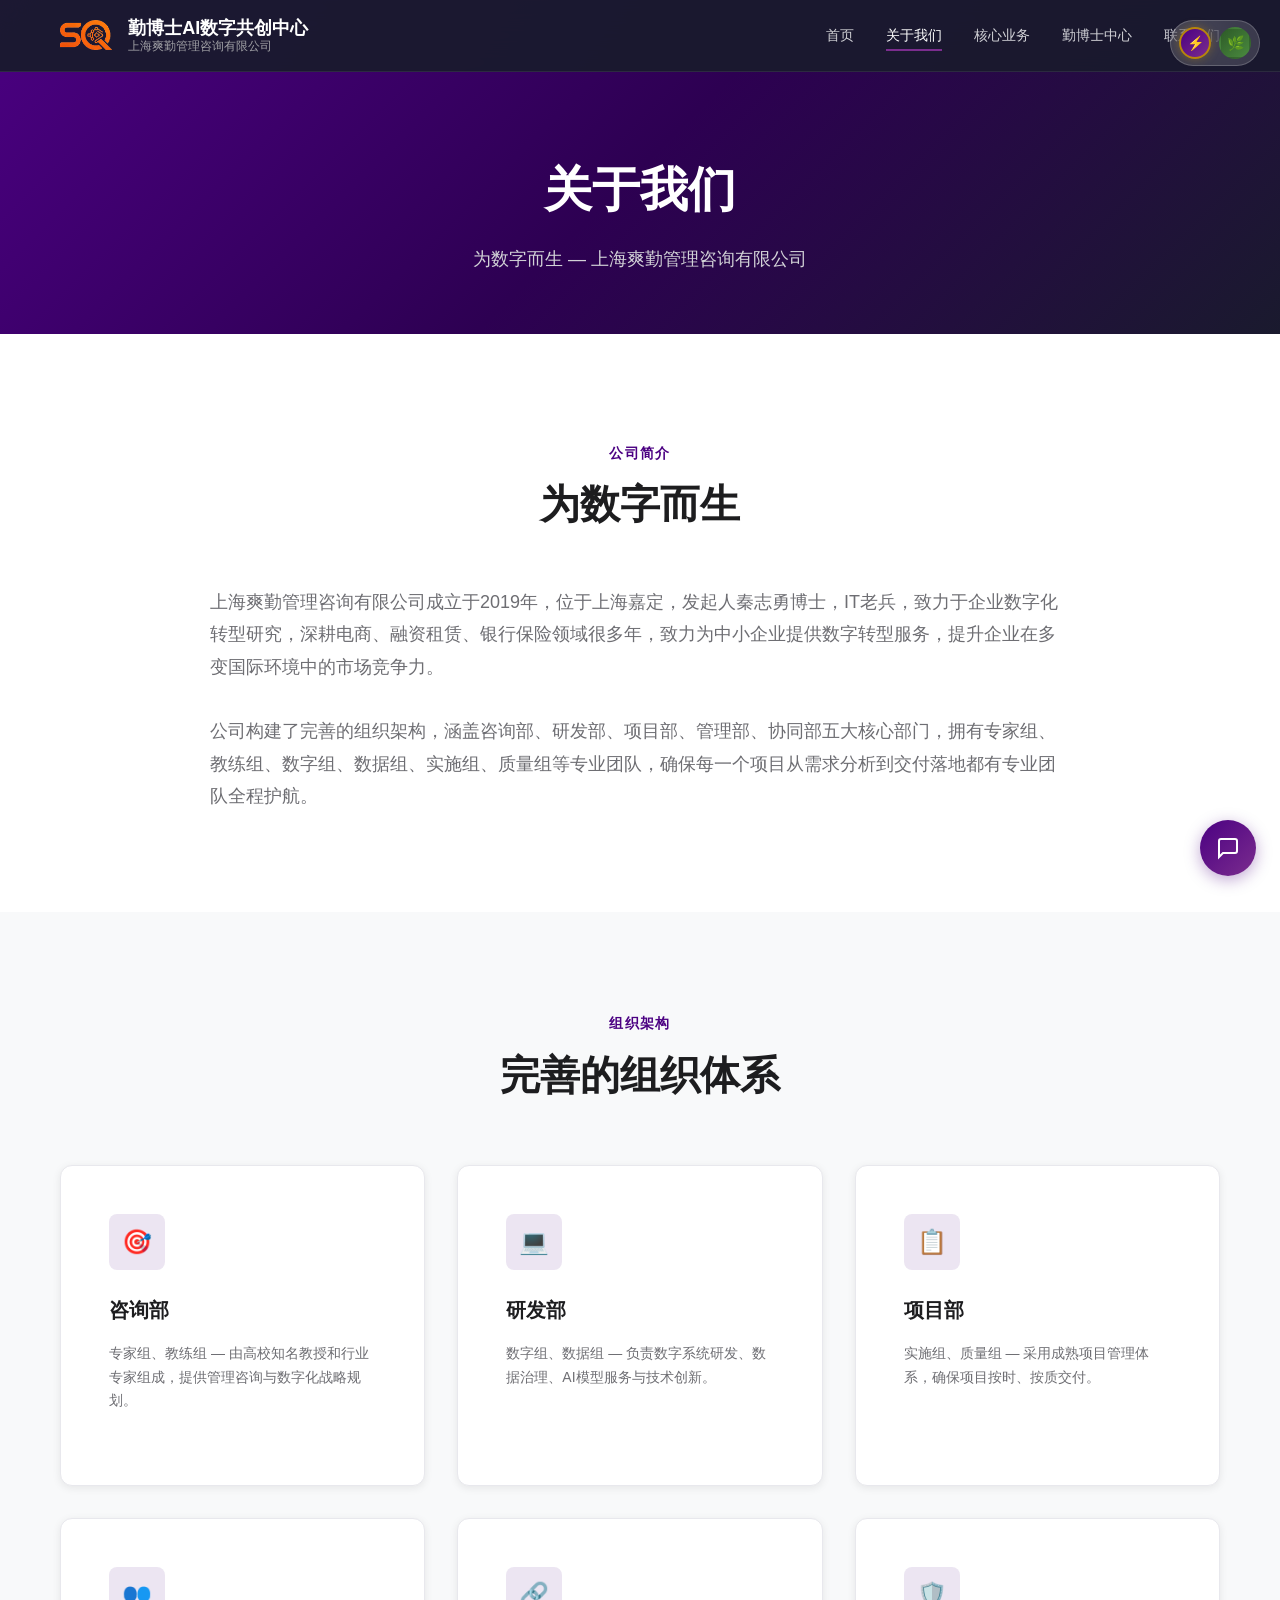
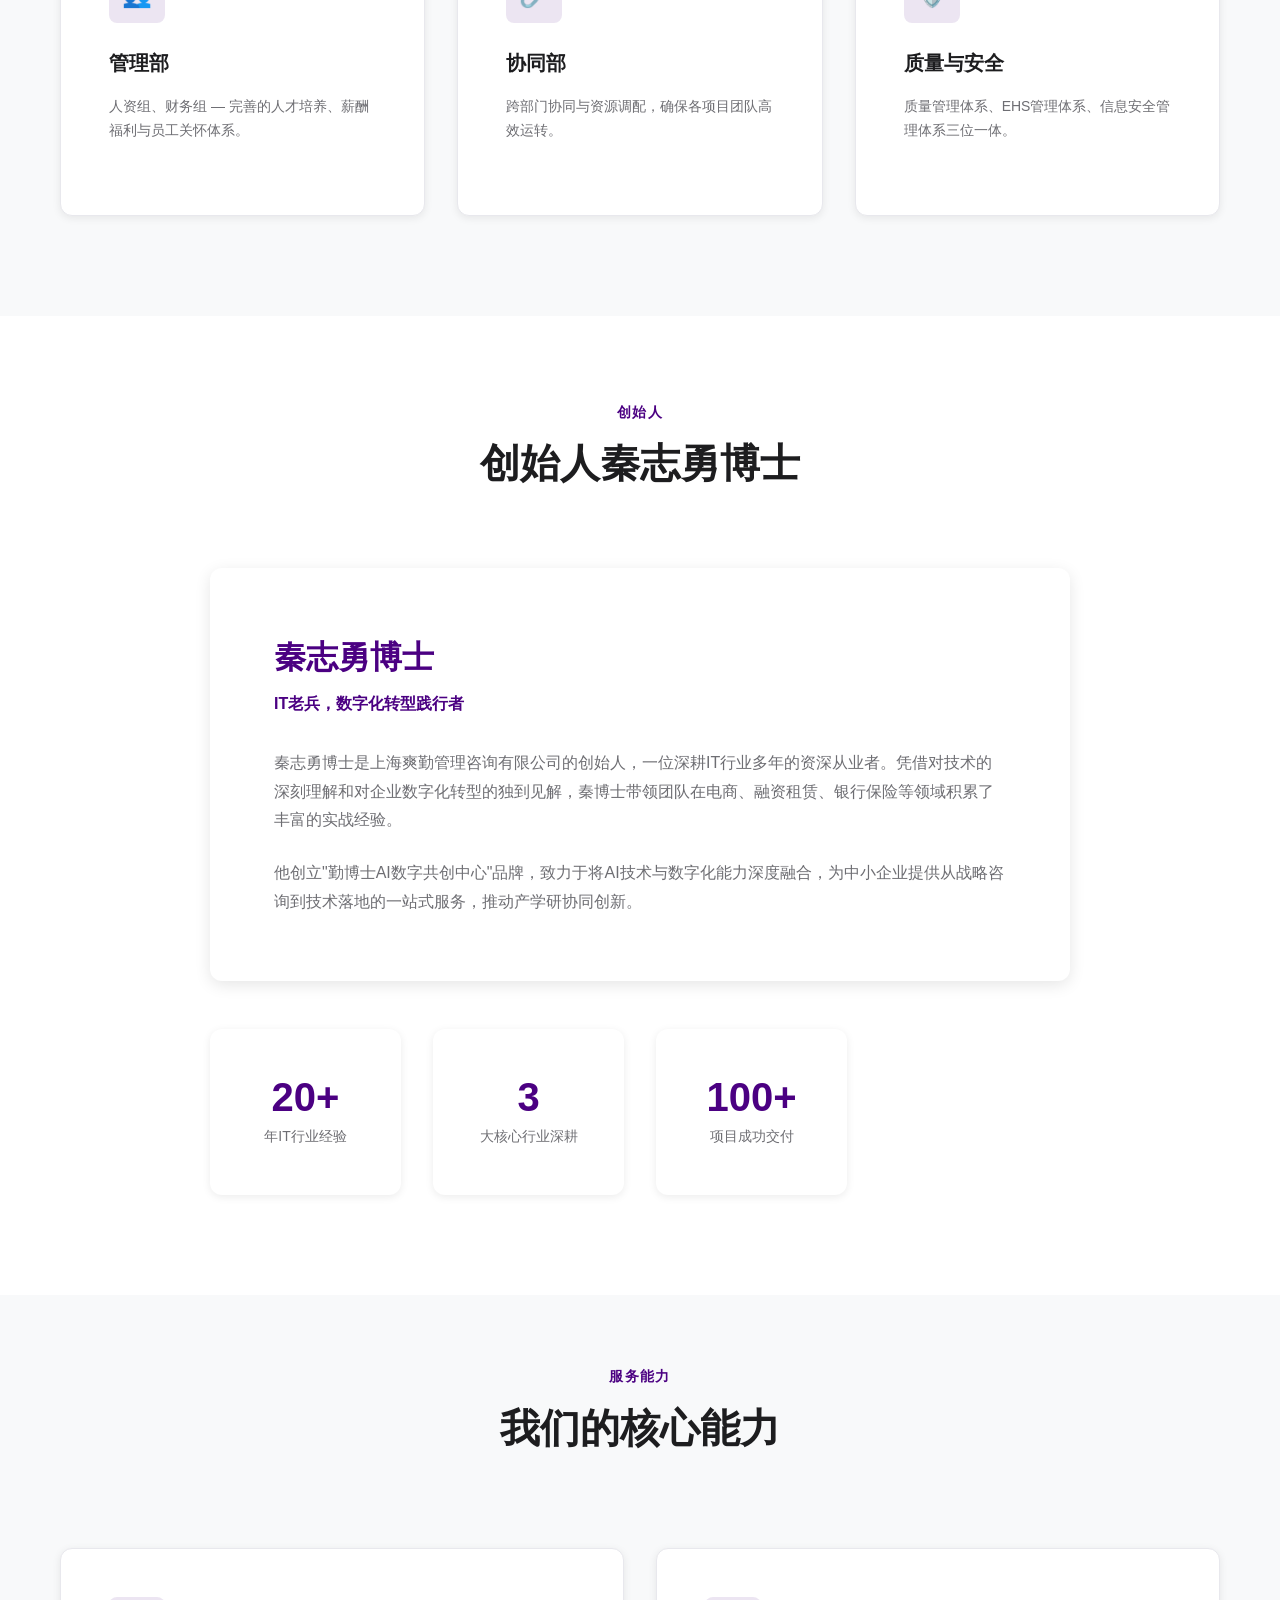
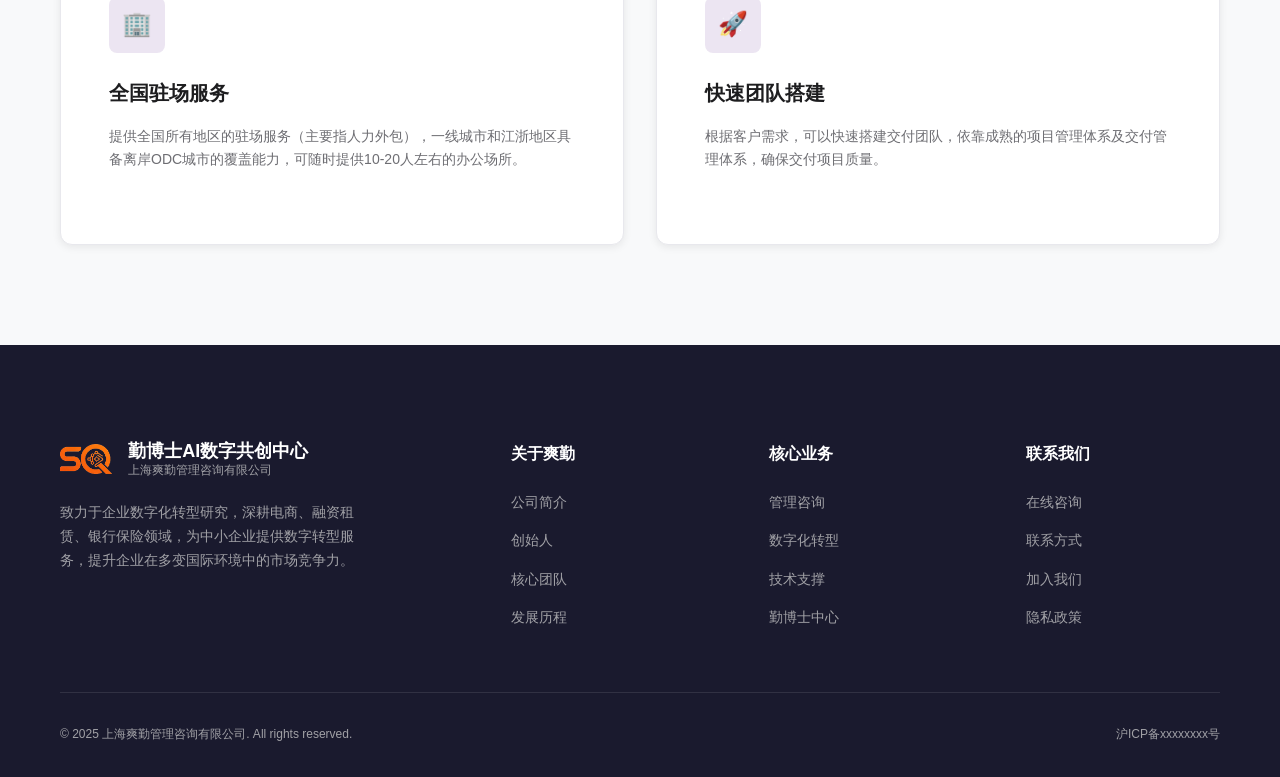
<file: about.html>
<!DOCTYPE html>
<html lang="zh-CN">
<head>
  <meta charset="UTF-8">
  <meta name="viewport" content="width=device-width, initial-scale=1.0">
  <meta name="description" content="上海爽勤管理咨询有限公司 — 关于我们，了解公司简介、创始人秦志勇博士及核心团队。">
  <title>关于我们 — 上海爽勤 | 勤博士AI数字共创中心</title>
  <link rel="stylesheet" href="assets/css/reset.css">
  <link rel="stylesheet" href="assets/css/variables.css">
  <link rel="stylesheet" href="assets/css/layout.css">
  <link rel="stylesheet" href="assets/css/components.css">
  <link rel="stylesheet" href="assets/css/animations.css">
  <link rel="stylesheet" href="assets/css/responsive.css">
</head>
<body>

<div id="nav-container"></div>

<section class="page-banner">
  <div class="container">
    <h1 class="page-banner-title fade-in-up">关于我们</h1>
    <p class="page-banner-subtitle fade-in-up stagger-1">为数字而生 — 上海爽勤管理咨询有限公司</p>
  </div>
</section>

<!-- 公司简介 -->
<section class="section" id="intro">
  <div class="container container-narrow">
    <div class="section-header fade-in-up">
      <span class="section-label">公司简介</span>
      <h2 class="section-title">为数字而生</h2>
    </div>
    <div id="about-intro-container" class="fade-in-up stagger-1"></div>
  </div>
</section>

<!-- 组织架构 -->
<section class="section section-gray" id="structure">
  <div class="container">
    <div class="section-header fade-in-up">
      <span class="section-label">组织架构</span>
      <h2 class="section-title">完善的组织体系</h2>
    </div>
    <div class="grid grid-3" id="departments-container"></div>
  </div>
</section>

<!-- 创始人 -->
<section class="section" id="founder">
  <div class="container container-narrow">
    <div class="section-header fade-in-up">
      <span class="section-label">创始人</span>
      <h2 class="section-title">创始人秦志勇博士</h2>
    </div>
    <div id="founder-container" class="fade-in-up stagger-1"></div>
  </div>
</section>

<!-- 服务能力 -->
<section class="section section-gray" id="capabilities">
  <div class="container">
    <div class="section-header fade-in-up">
      <span class="section-label">服务能力</span>
      <h2 class="section-title">我们的核心能力</h2>
    </div>
    <div class="grid grid-2" id="capabilities-container"></div>
  </div>
</section>

<div id="footer-container"></div>

<script src="assets/js/data-loader.js"></script>
<script src="assets/js/renderer.js"></script>
<script src="assets/js/theme-switcher.js"></script>
<script src="assets/js/main.js"></script>
<script src="assets/js/animations.js"></script>
<script src="assets/js/form.js"></script>
<script>
document.addEventListener('DOMContentLoaded', function() {
  Renderer.initPage(function(data) {
    Renderer.renderAboutIntro(data);
    Renderer.renderDepartments(data);
    Renderer.renderFounder(data);
    Renderer.renderCapabilities(data);
  });
});
</script>
  <script src="assets/js/chat-widget.js"></script>
</body>
</html>
</file>
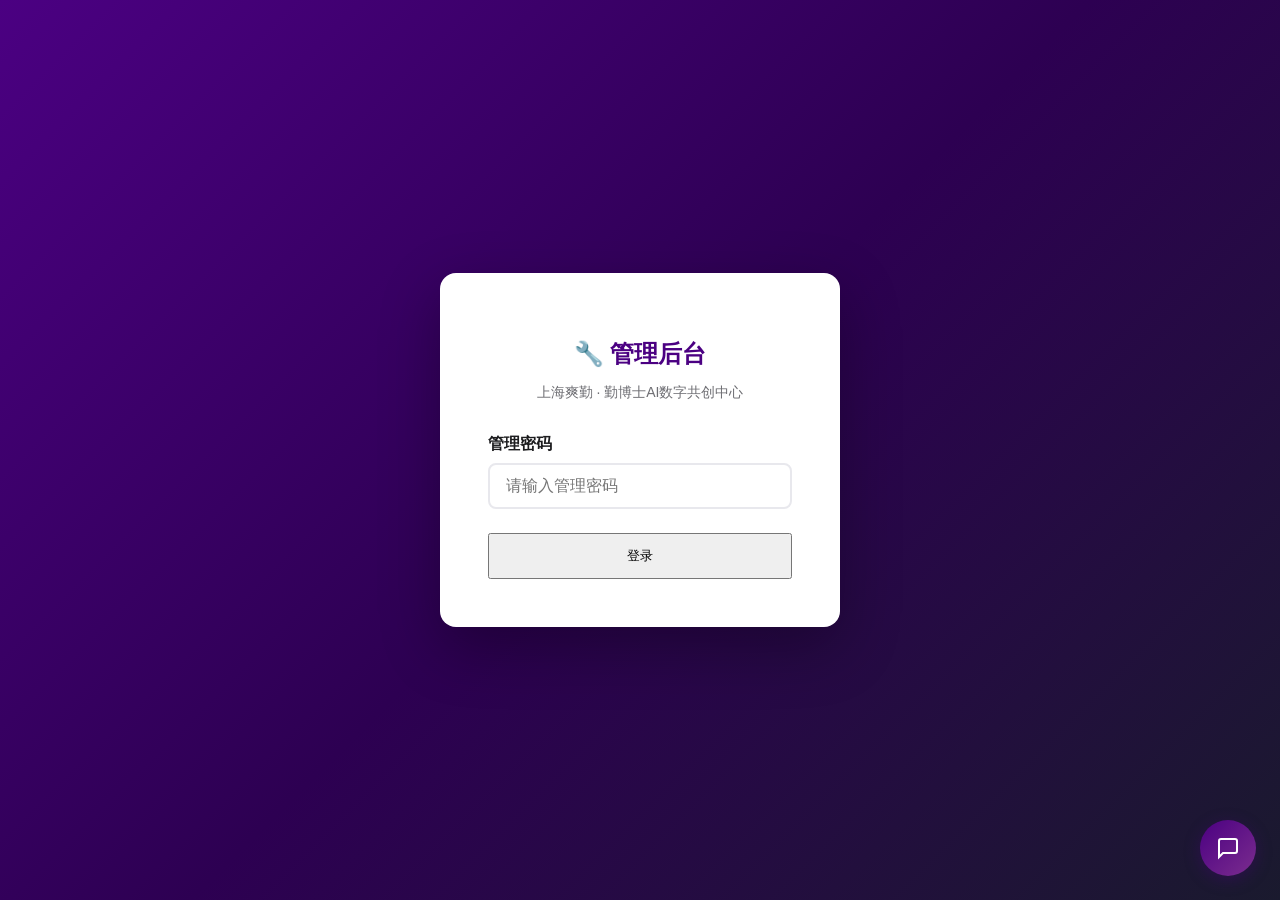
<file: admin.html>
<!DOCTYPE html>
<html lang="zh-CN">
<head>
  <meta charset="UTF-8">
  <meta name="viewport" content="width=device-width, initial-scale=1.0">
  <meta name="robots" content="noindex,nofollow">
  <title>管理后台 — 上海爽勤</title>
  <link rel="stylesheet" href="assets/css/admin.css">
</head>
<body>
<script src="assets/js/data-loader.js"></script>
<script src="assets/js/admin.js"></script>
  <script src="assets/js/chat-widget.js"></script>
</body>
</html>
</file>
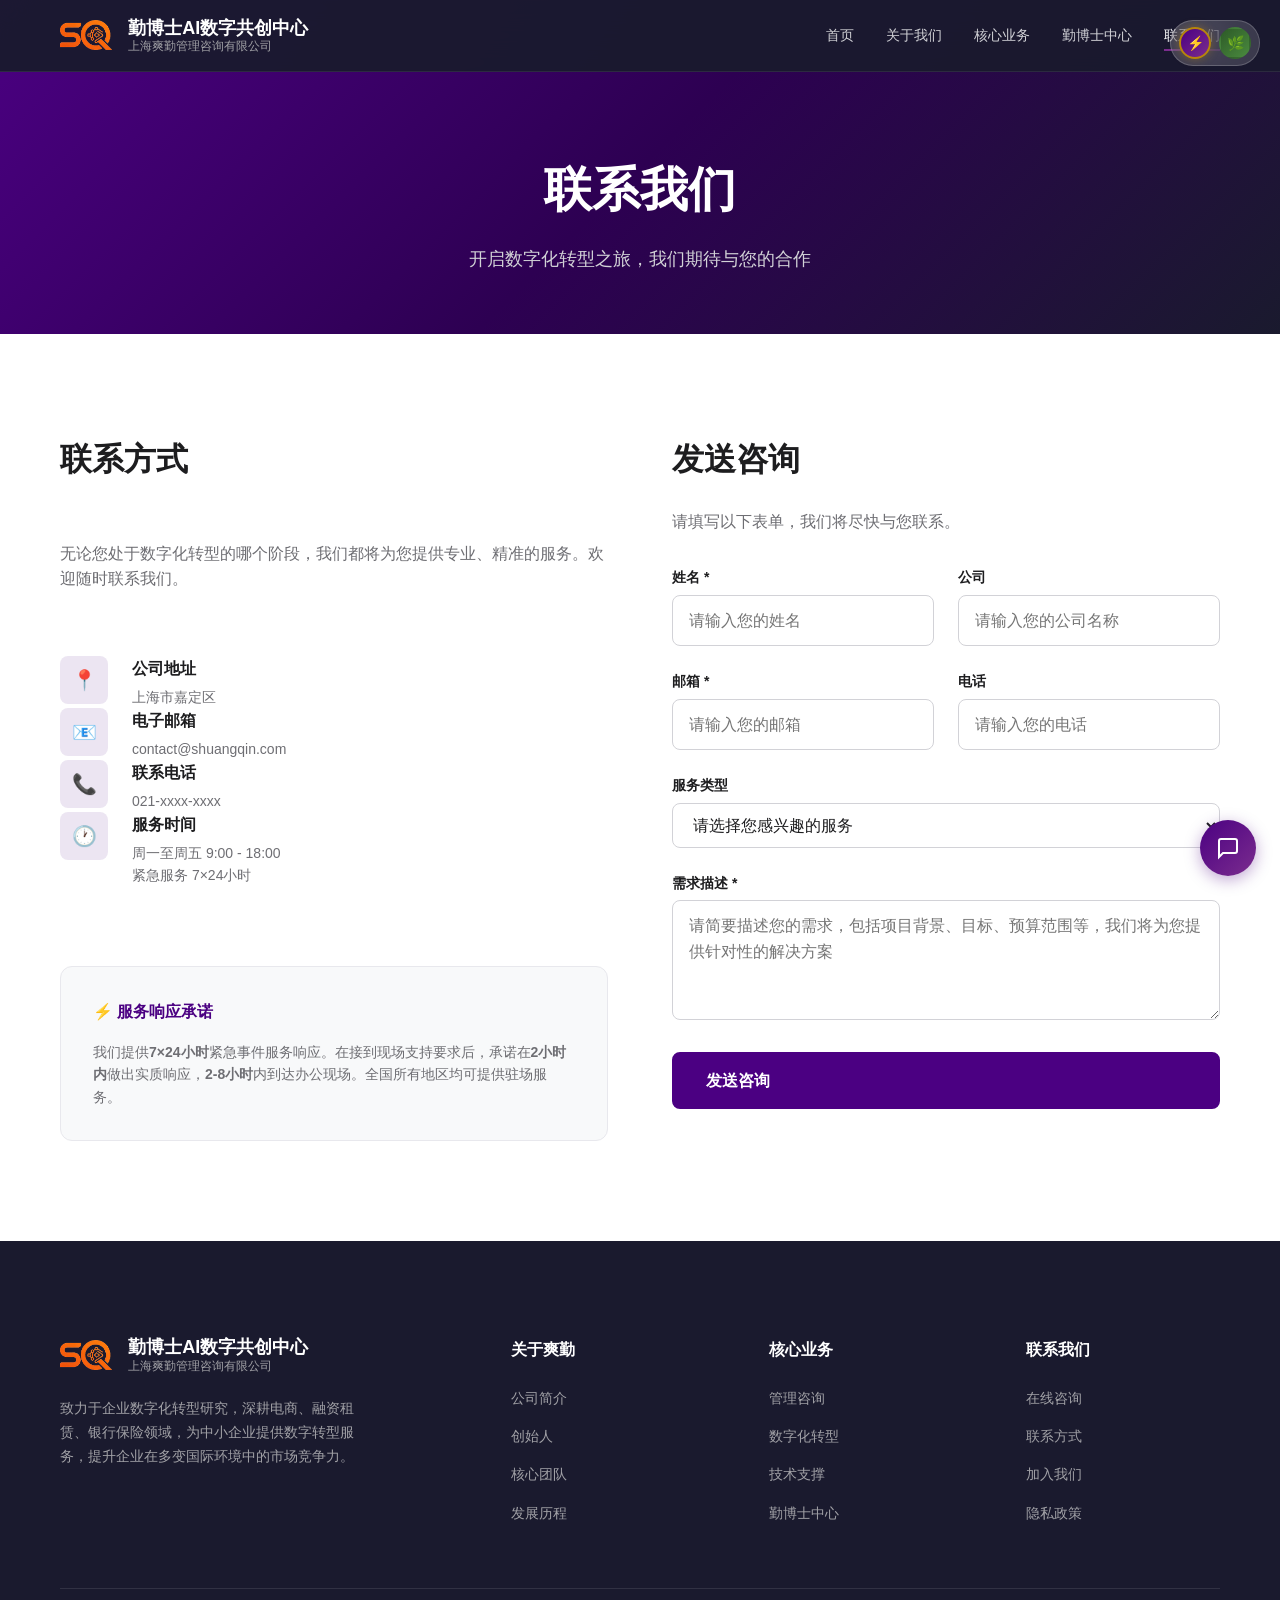
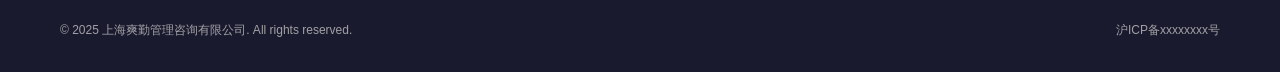
<file: contact.html>
<!DOCTYPE html>
<html lang="zh-CN">
<head>
  <meta charset="UTF-8">
  <meta name="viewport" content="width=device-width, initial-scale=1.0">
  <meta name="description" content="联系上海爽勤管理咨询有限公司 — 开启您的数字化转型之旅。">
  <title>联系我们 — 上海爽勤 | 勤博士AI数字共创中心</title>
  <link rel="stylesheet" href="assets/css/reset.css">
  <link rel="stylesheet" href="assets/css/variables.css">
  <link rel="stylesheet" href="assets/css/layout.css">
  <link rel="stylesheet" href="assets/css/components.css">
  <link rel="stylesheet" href="assets/css/animations.css">
  <link rel="stylesheet" href="assets/css/responsive.css">
</head>
<body>

<div id="nav-container"></div>

<section class="page-banner">
  <div class="container">
    <h1 class="page-banner-title fade-in-up">联系我们</h1>
    <p class="page-banner-subtitle fade-in-up stagger-1">开启数字化转型之旅，我们期待与您的合作</p>
  </div>
</section>

<section class="section" id="contact-form">
  <div class="container">
    <div class="contact-grid fade-in-up">
      <div class="contact-info" id="info">
        <h2 style="font-size:var(--font-size-3xl);font-weight:700;margin-bottom:var(--spacing-md);">联系方式</h2>
        <p style="color:var(--color-gray-600);margin-bottom:var(--spacing-lg);">无论您处于数字化转型的哪个阶段，我们都将为您提供专业、精准的服务。欢迎随时联系我们。</p>
        <div id="contact-info-container"></div>
        <div style="margin-top:var(--spacing-xl);padding:var(--spacing-lg);background:var(--color-gray-50);border-radius:var(--border-radius-lg);border:1px solid var(--color-gray-200);">
          <h4 style="font-weight:700;margin-bottom:var(--spacing-sm);color:var(--color-primary);">⚡ 服务响应承诺</h4>
          <p style="font-size:var(--font-size-sm);color:var(--color-gray-600);line-height:1.6;">
            我们提供<strong>7×24小时</strong>紧急事件服务响应。在接到现场支持要求后，承诺在<strong>2小时内</strong>做出实质响应，<strong>2-8小时</strong>内到达办公现场。全国所有地区均可提供驻场服务。
          </p>
        </div>
      </div>
      <form class="contact-form">
        <h2 style="font-size:var(--font-size-3xl);font-weight:700;margin-bottom:var(--spacing-md);">发送咨询</h2>
        <p style="color:var(--color-gray-600);margin-bottom:var(--spacing-lg);">请填写以下表单，我们将尽快与您联系。</p>
        <div class="form-row">
          <div class="form-group"><label class="form-label">姓名 *</label><input type="text" class="form-input" placeholder="请输入您的姓名" required></div>
          <div class="form-group"><label class="form-label">公司</label><input type="text" class="form-input" placeholder="请输入您的公司名称"></div>
        </div>
        <div class="form-row">
          <div class="form-group"><label class="form-label">邮箱 *</label><input type="email" class="form-input" placeholder="请输入您的邮箱" required></div>
          <div class="form-group"><label class="form-label">电话</label><input type="tel" class="form-input" placeholder="请输入您的电话"></div>
        </div>
        <div class="form-group">
          <label class="form-label">服务类型</label>
          <select class="form-input" style="appearance:auto;">
            <option value="">请选择您感兴趣的服务</option>
            <option value="consulting">管理咨询</option>
            <option value="digital">数字化转型</option>
            <option value="ai">AI算力与模型服务</option>
            <option value="data">数据治理与智能运维</option>
            <option value="training">AI技能培训</option>
            <option value="other">其他</option>
          </select>
        </div>
        <div class="form-group">
          <label class="form-label">需求描述 *</label>
          <textarea class="form-textarea" placeholder="请简要描述您的需求，包括项目背景、目标、预算范围等，我们将为您提供针对性的解决方案" required></textarea>
        </div>
        <button type="submit" class="btn btn-primary btn-lg" style="width:100%">发送咨询</button>
      </form>
    </div>
  </div>
</section>

<div id="footer-container"></div>

<script src="assets/js/data-loader.js"></script>
<script src="assets/js/renderer.js"></script>
<script src="assets/js/theme-switcher.js"></script>
<script src="assets/js/main.js"></script>
<script src="assets/js/animations.js"></script>
<script src="assets/js/form.js"></script>
<script>
document.addEventListener('DOMContentLoaded', function() {
  Renderer.initPage(function(data) {
    Renderer.renderContactInfo(data);
  });
});
</script>
  <script src="assets/js/chat-widget.js"></script>
</body>
</html>
</file>
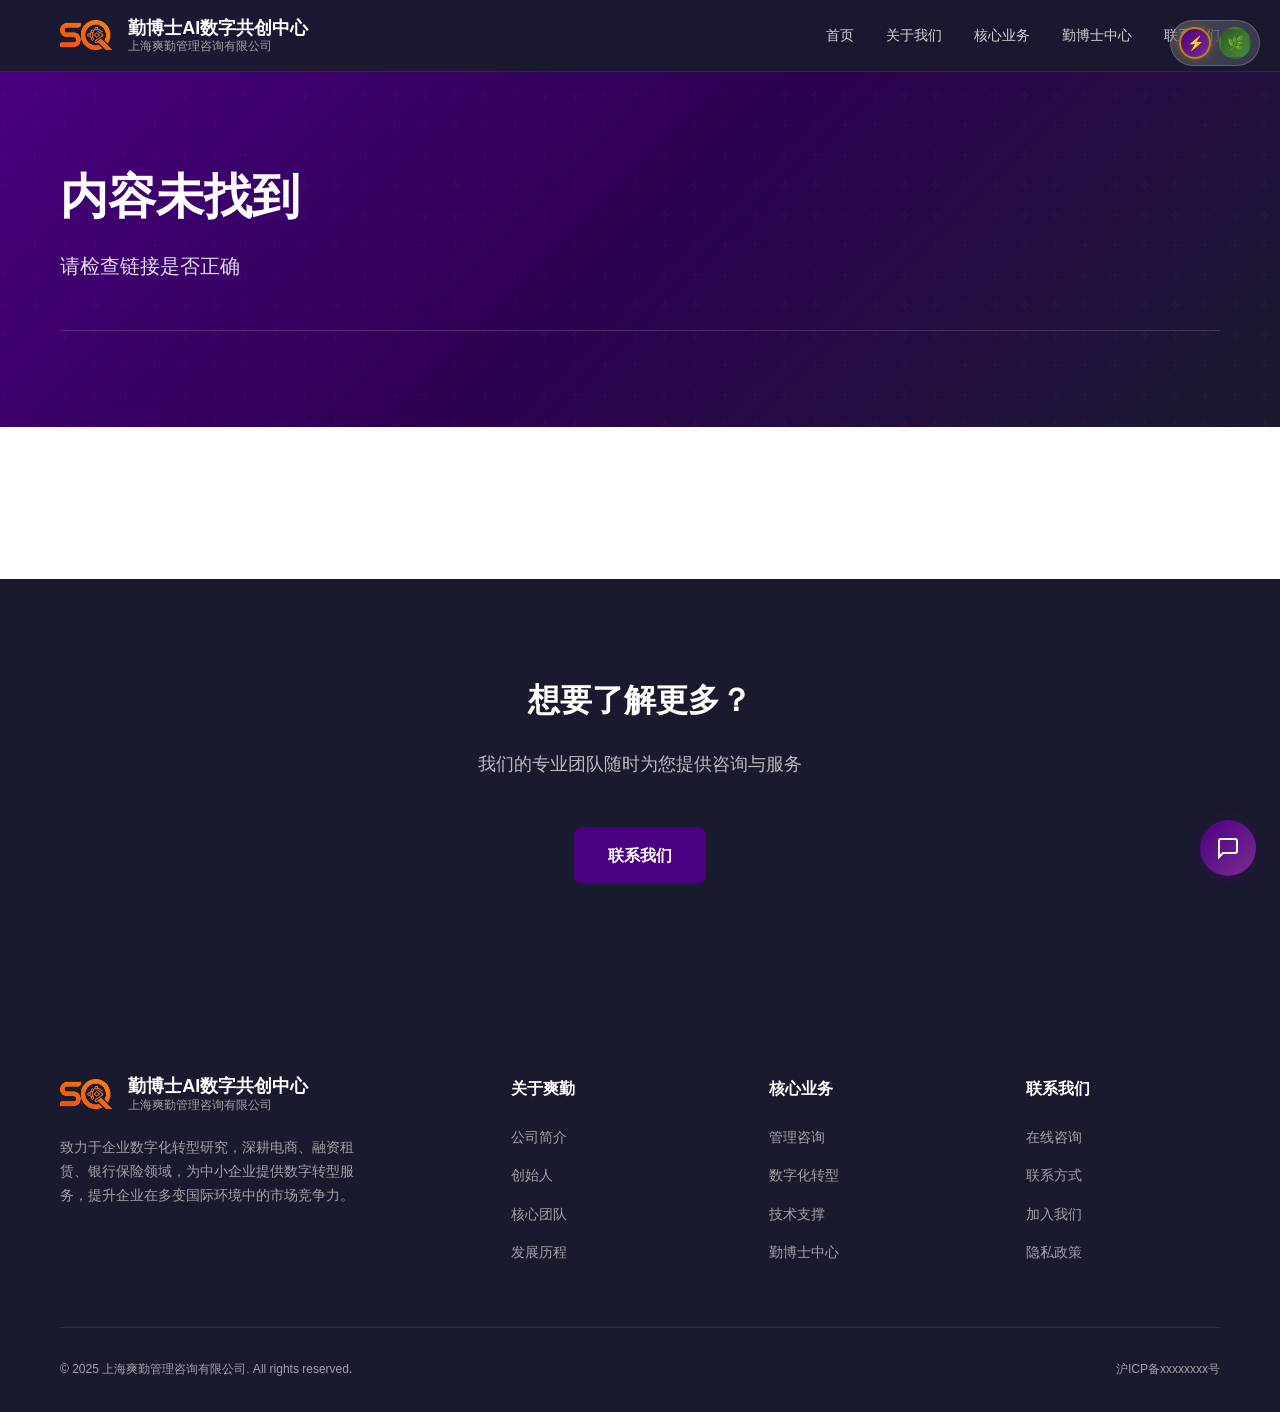
<file: detail.html>
<!DOCTYPE html>
<html lang="zh-CN">
<head>
  <meta charset="UTF-8">
  <meta name="viewport" content="width=device-width, initial-scale=1.0">
  <title>详情 — 上海爽勤 | 勤博士AI数字共创中心</title>
  <link rel="stylesheet" href="assets/css/reset.css">
  <link rel="stylesheet" href="assets/css/variables.css">
  <link rel="stylesheet" href="assets/css/layout.css">
  <link rel="stylesheet" href="assets/css/components.css">
  <link rel="stylesheet" href="assets/css/animations.css">
  <link rel="stylesheet" href="assets/css/responsive.css">
  <style>
    /* ===== Detail Page Styles (Accenture-style) ===== */

    /* Hero Header */
    .detail-hero {
      padding: calc(var(--nav-height) + var(--spacing-2xl)) 0 var(--spacing-2xl);
      background: var(--color-primary-gradient);
      color: var(--color-white);
      position: relative;
      overflow: hidden;
    }
    .detail-hero::before {
      content: '';
      position: absolute;
      top: 0; left: 0; right: 0; bottom: 0;
      background: url("data:image/svg+xml,%3Csvg width='60' height='60' viewBox='0 0 60 60' xmlns='http://www.w3.org/2000/svg'%3E%3Cg fill='none' fill-rule='evenodd'%3E%3Cg fill='%23ffffff' fill-opacity='0.03'%3E%3Cpath d='M36 34v-4h-2v4h-4v2h4v4h2v-4h4v-2h-4zm0-30V0h-2v4h-4v2h4v4h2V6h4V4h-4zM6 34v-4H4v4H0v2h4v4h2v-4h4v-2H6zM6 4V0H4v4H0v2h4v4h2V6h4V4H6z'/%3E%3C/g%3E%3C/g%3E%3C/svg%3E");
      opacity: 0.5;
    }
    .detail-hero .container { position: relative; z-index: 1; }

    .breadcrumb {
      display: flex;
      align-items: center;
      gap: 8px;
      font-size: var(--font-size-sm);
      color: rgba(255,255,255,0.7);
      margin-bottom: var(--spacing-lg);
    }
    .breadcrumb a {
      color: rgba(255,255,255,0.9);
      text-decoration: none;
    }
    .breadcrumb a:hover { color: var(--color-white); text-decoration: underline; }
    .breadcrumb-sep { color: rgba(255,255,255,0.4); }

    .detail-hero h1 {
      font-size: var(--font-size-5xl);
      font-weight: 700;
      margin-bottom: var(--spacing-md);
      line-height: 1.2;
    }
    .detail-hero .detail-desc {
      font-size: var(--font-size-xl);
      color: rgba(255,255,255,0.85);
      max-width: 800px;
      line-height: 1.6;
      margin-bottom: var(--spacing-lg);
    }

    /* Highlights bar */
    .detail-highlights-bar {
      display: flex;
      gap: var(--spacing-xl);
      margin-top: var(--spacing-xl);
      padding-top: var(--spacing-lg);
      border-top: 1px solid rgba(255,255,255,0.15);
    }
    .detail-highlight-item {
      display: flex;
      align-items: center;
      gap: var(--spacing-sm);
    }
    .detail-highlight-num {
      font-size: var(--font-size-4xl);
      font-weight: 700;
      color: var(--color-accent-light);
      line-height: 1;
    }
    .detail-highlight-text {
      font-size: var(--font-size-sm);
      color: rgba(255,255,255,0.7);
    }

    /* Body Content */
    .detail-body-section {
      padding: var(--spacing-2xl) 0;
    }
    .detail-body-section:nth-child(even) {
      background: var(--color-gray-50);
    }

    .detail-section-title {
      font-size: var(--font-size-3xl);
      font-weight: 700;
      color: var(--color-gray-800);
      margin-bottom: var(--spacing-md);
    }
    .detail-section-subtitle {
      font-size: var(--font-size-lg);
      color: var(--color-gray-600);
      margin-bottom: var(--spacing-xl);
      max-width: 800px;
    }

    /* Sub-items Grid (business detail) */
    .detail-sub-grid {
      display: grid;
      grid-template-columns: repeat(3, 1fr);
      gap: var(--spacing-lg);
    }
    .detail-sub-card {
      background: var(--color-white);
      border-radius: var(--border-radius-lg);
      padding: var(--spacing-xl);
      box-shadow: var(--shadow-sm);
      transition: var(--transition);
      text-decoration: none;
      color: inherit;
      border: 1px solid var(--color-gray-200);
    }
    .detail-sub-card:hover {
      transform: translateY(-4px);
      box-shadow: var(--shadow-lg);
      border-color: var(--color-primary-light);
    }
    .detail-sub-icon {
      font-size: 2.5rem;
      margin-bottom: var(--spacing-md);
    }
    .detail-sub-card h3 {
      font-size: var(--font-size-xl);
      font-weight: 700;
      color: var(--color-gray-800);
      margin-bottom: var(--spacing-sm);
    }
    .detail-sub-card p {
      color: var(--color-gray-600);
      font-size: var(--font-size-sm);
      line-height: 1.6;
      margin-bottom: var(--spacing-md);
    }
    .detail-sub-link {
      color: var(--color-primary);
      font-weight: 600;
      font-size: var(--font-size-sm);
    }

    /* Table */
    .detail-table-wrapper {
      overflow-x: auto;
      border-radius: var(--border-radius-lg);
      box-shadow: var(--shadow-sm);
    }
    .detail-table {
      width: 100%;
      border-collapse: collapse;
      background: var(--color-white);
    }
    .detail-table th {
      background: var(--color-primary);
      color: var(--color-white);
      padding: 14px 18px;
      text-align: left;
      font-weight: 600;
      font-size: var(--font-size-sm);
    }
    .detail-table th:first-child { border-radius: var(--border-radius) 0 0 0; }
    .detail-table th:last-child { border-radius: 0 var(--border-radius) 0 0; }
    .detail-table td {
      padding: 14px 18px;
      border-bottom: 1px solid var(--color-gray-200);
      font-size: var(--font-size-sm);
      color: var(--color-gray-800);
    }
    .detail-table tr:last-child td { border-bottom: none; }
    .detail-table tr:last-child td:first-child { border-radius: 0 0 0 var(--border-radius); }
    .detail-table tr:last-child td:last-child { border-radius: 0 0 var(--border-radius) 0; }
    .detail-table tr:hover td { background: var(--color-gray-50); }

    /* Service Cards */
    .detail-cards {
      display: grid;
      grid-template-columns: repeat(2, 1fr);
      gap: var(--spacing-lg);
    }
    .detail-card {
      background: var(--color-white);
      border-radius: var(--border-radius-lg);
      padding: var(--spacing-xl);
      box-shadow: var(--shadow-sm);
      border-left: 4px solid var(--color-primary);
      transition: var(--transition);
    }
    .detail-card:hover {
      box-shadow: var(--shadow-md);
      transform: translateX(4px);
    }
    .detail-card-num {
      display: inline-flex;
      align-items: center;
      justify-content: center;
      width: 32px;
      height: 32px;
      background: var(--color-primary);
      color: white;
      border-radius: 50%;
      font-weight: 700;
      font-size: var(--font-size-sm);
      margin-bottom: var(--spacing-md);
    }
    .detail-card h3 {
      font-size: var(--font-size-xl);
      font-weight: 700;
      color: var(--color-gray-800);
      margin-bottom: var(--spacing-sm);
    }
    .detail-card p {
      color: var(--color-gray-600);
      font-size: var(--font-size-sm);
      line-height: 1.7;
    }

    /* Empty state */
    .detail-empty {
      text-align: center;
      color: var(--color-gray-400);
      padding: var(--spacing-3xl);
      background: var(--color-gray-50);
      border-radius: var(--border-radius-lg);
      border: 2px dashed var(--color-gray-200);
    }

    /* CTA Section */
    .detail-cta-section {
      text-align: center;
      padding: var(--spacing-3xl) 0;
      background: var(--color-secondary);
      color: var(--color-white);
    }
    .detail-cta-section h3 {
      font-size: var(--font-size-3xl);
      font-weight: 700;
      margin-bottom: var(--spacing-md);
    }
    .detail-cta-section p {
      color: rgba(255,255,255,0.7);
      margin-bottom: var(--spacing-xl);
      font-size: var(--font-size-lg);
    }

    /* Responsive */
    @media (max-width: 1023px) {
      .detail-sub-grid { grid-template-columns: repeat(2, 1fr); }
      .detail-cards { grid-template-columns: 1fr; }
    }
    @media (max-width: 767px) {
      .detail-hero h1 { font-size: var(--font-size-4xl); }
      .detail-sub-grid { grid-template-columns: 1fr; }
      .detail-table { font-size: var(--font-size-xs); }
      .detail-table th, .detail-table td { padding: 10px 12px; }
      .detail-highlights-bar { flex-wrap: wrap; gap: var(--spacing-md); }
    }
  </style>
</head>
<body>

<div id="nav-container"></div>

<!-- Hero Section -->
<section class="detail-hero">
  <div class="container">
    <div id="breadcrumb" class="breadcrumb"></div>
    <h1 id="detail-title"></h1>
    <p id="detail-description" class="detail-desc"></p>
    <div class="detail-highlights-bar" id="detail-highlights"></div>
  </div>
</section>

<!-- Body Content -->
<section class="detail-body-section">
  <div class="container">
    <h2 id="detail-subtitle" class="detail-section-title"></h2>
    <div id="detail-body"></div>
  </div>
</section>

<!-- CTA Section -->
<section class="detail-cta-section">
  <div class="container">
    <h3>想要了解更多？</h3>
    <p>我们的专业团队随时为您提供咨询与服务</p>
    <a href="contact.html" class="btn btn-primary btn-lg">联系我们</a>
  </div>
</section>

<div id="footer-container"></div>

<script src="assets/js/data-loader.js"></script>
<script src="assets/js/renderer.js"></script>
<script src="assets/js/detail-renderer.js"></script>
<script src="assets/js/theme-switcher.js"></script>
<script src="assets/js/main.js"></script>
<script src="assets/js/animations.js"></script>
<script src="assets/js/form.js"></script>
<script>
document.addEventListener('DOMContentLoaded', function() {
  DataLoader.load().then(function(data) {
    Renderer.renderNavigation(data);
    Renderer.renderFooter(data);
    DetailRenderer.renderContent(data);
    if (typeof initNavigation === 'function') initNavigation();
    if (typeof initScrollAnimations === 'function') initScrollAnimations();
  }).catch(function(err) {
    console.error('[Detail] 加载失败:', err);
    document.getElementById('detail-title').textContent = '加载失败';
    document.getElementById('detail-description').textContent = '请刷新页面重试';
  });
});
</script>
  <script src="assets/js/chat-widget.js"></script>
</body>
</html>
</file>
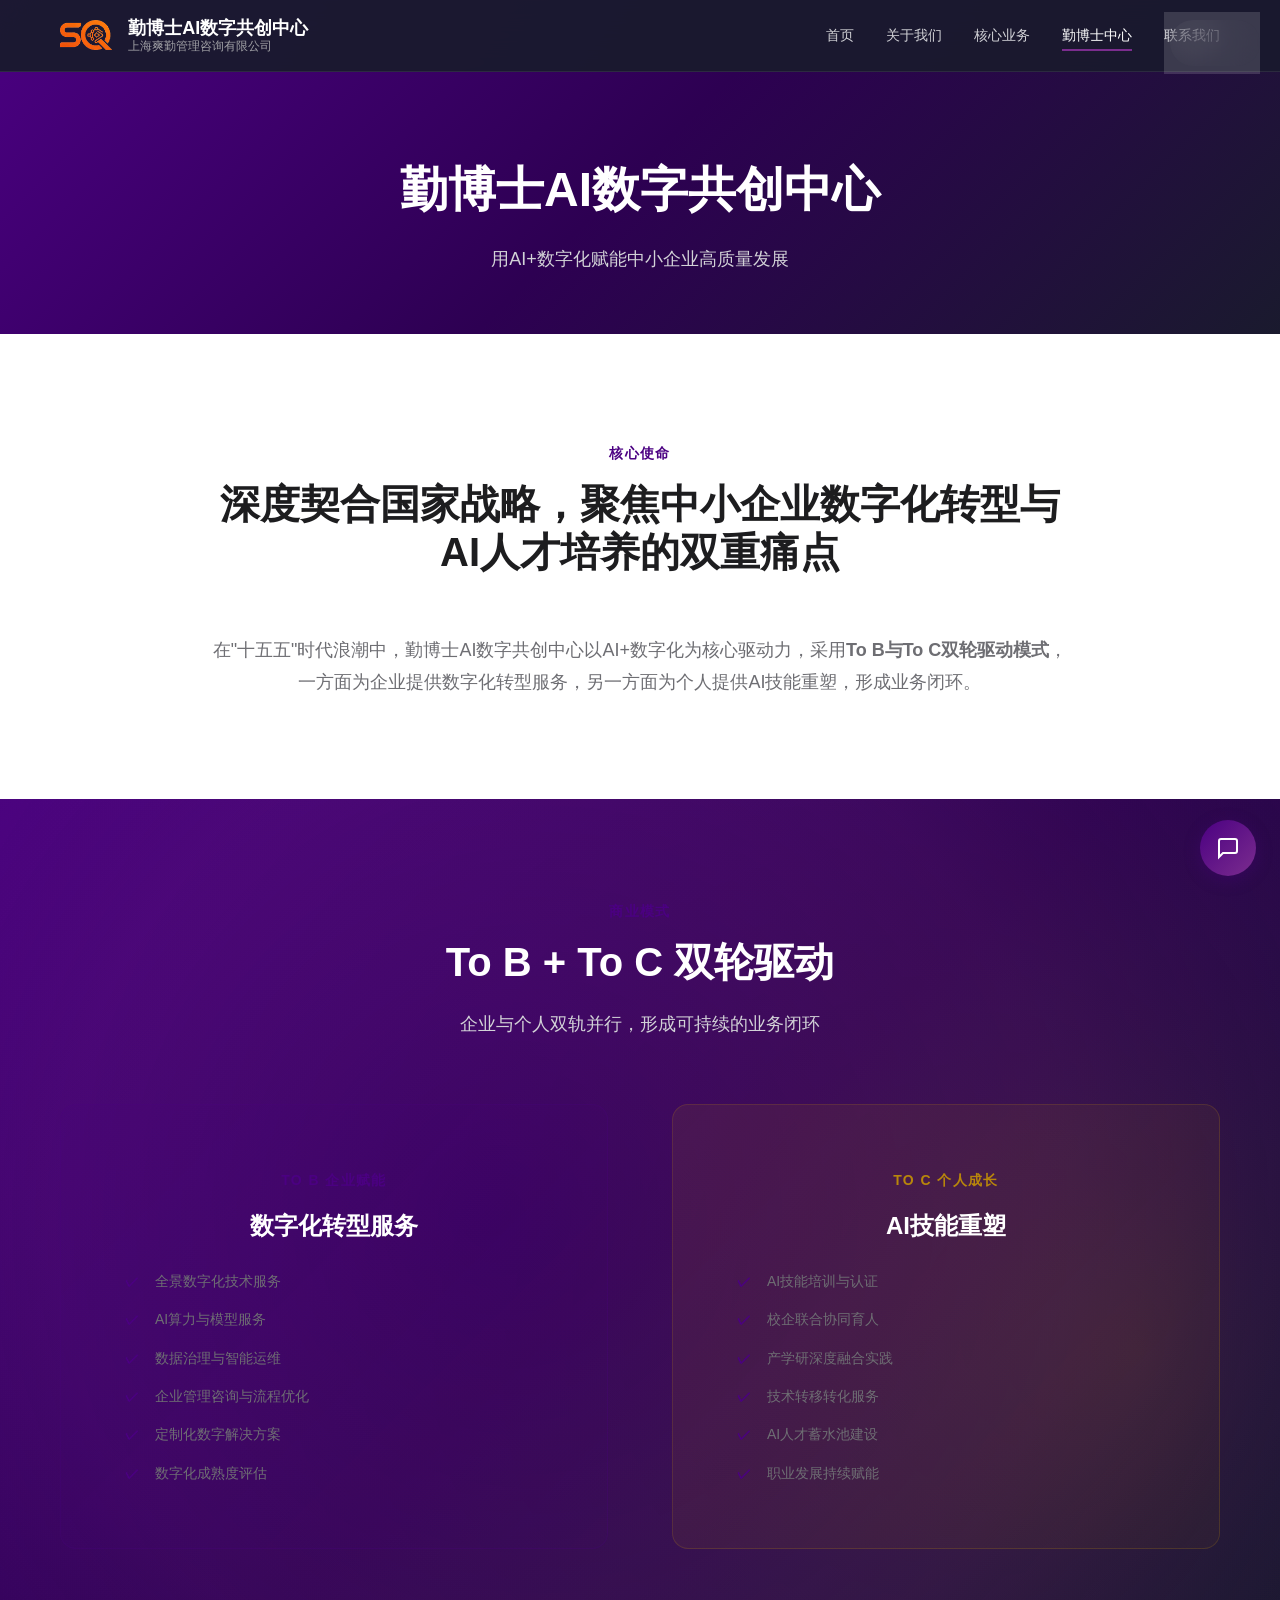
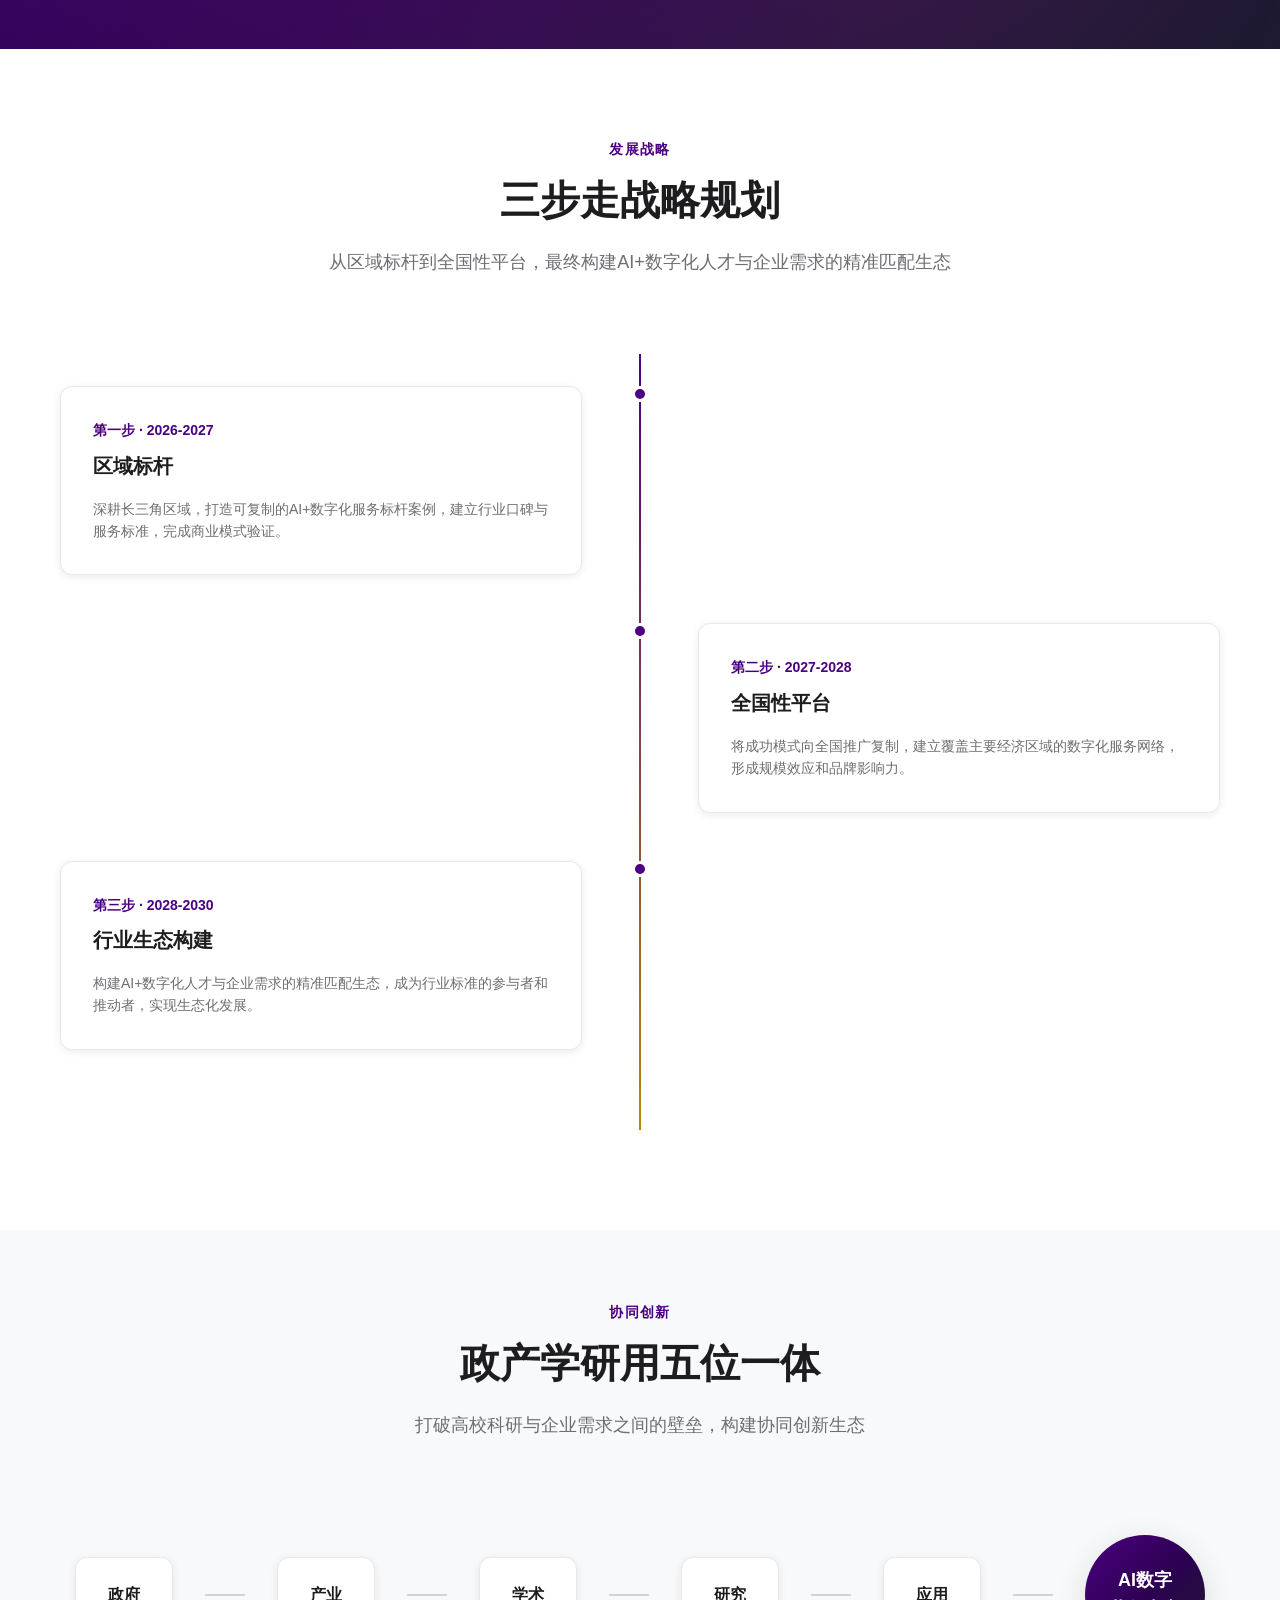
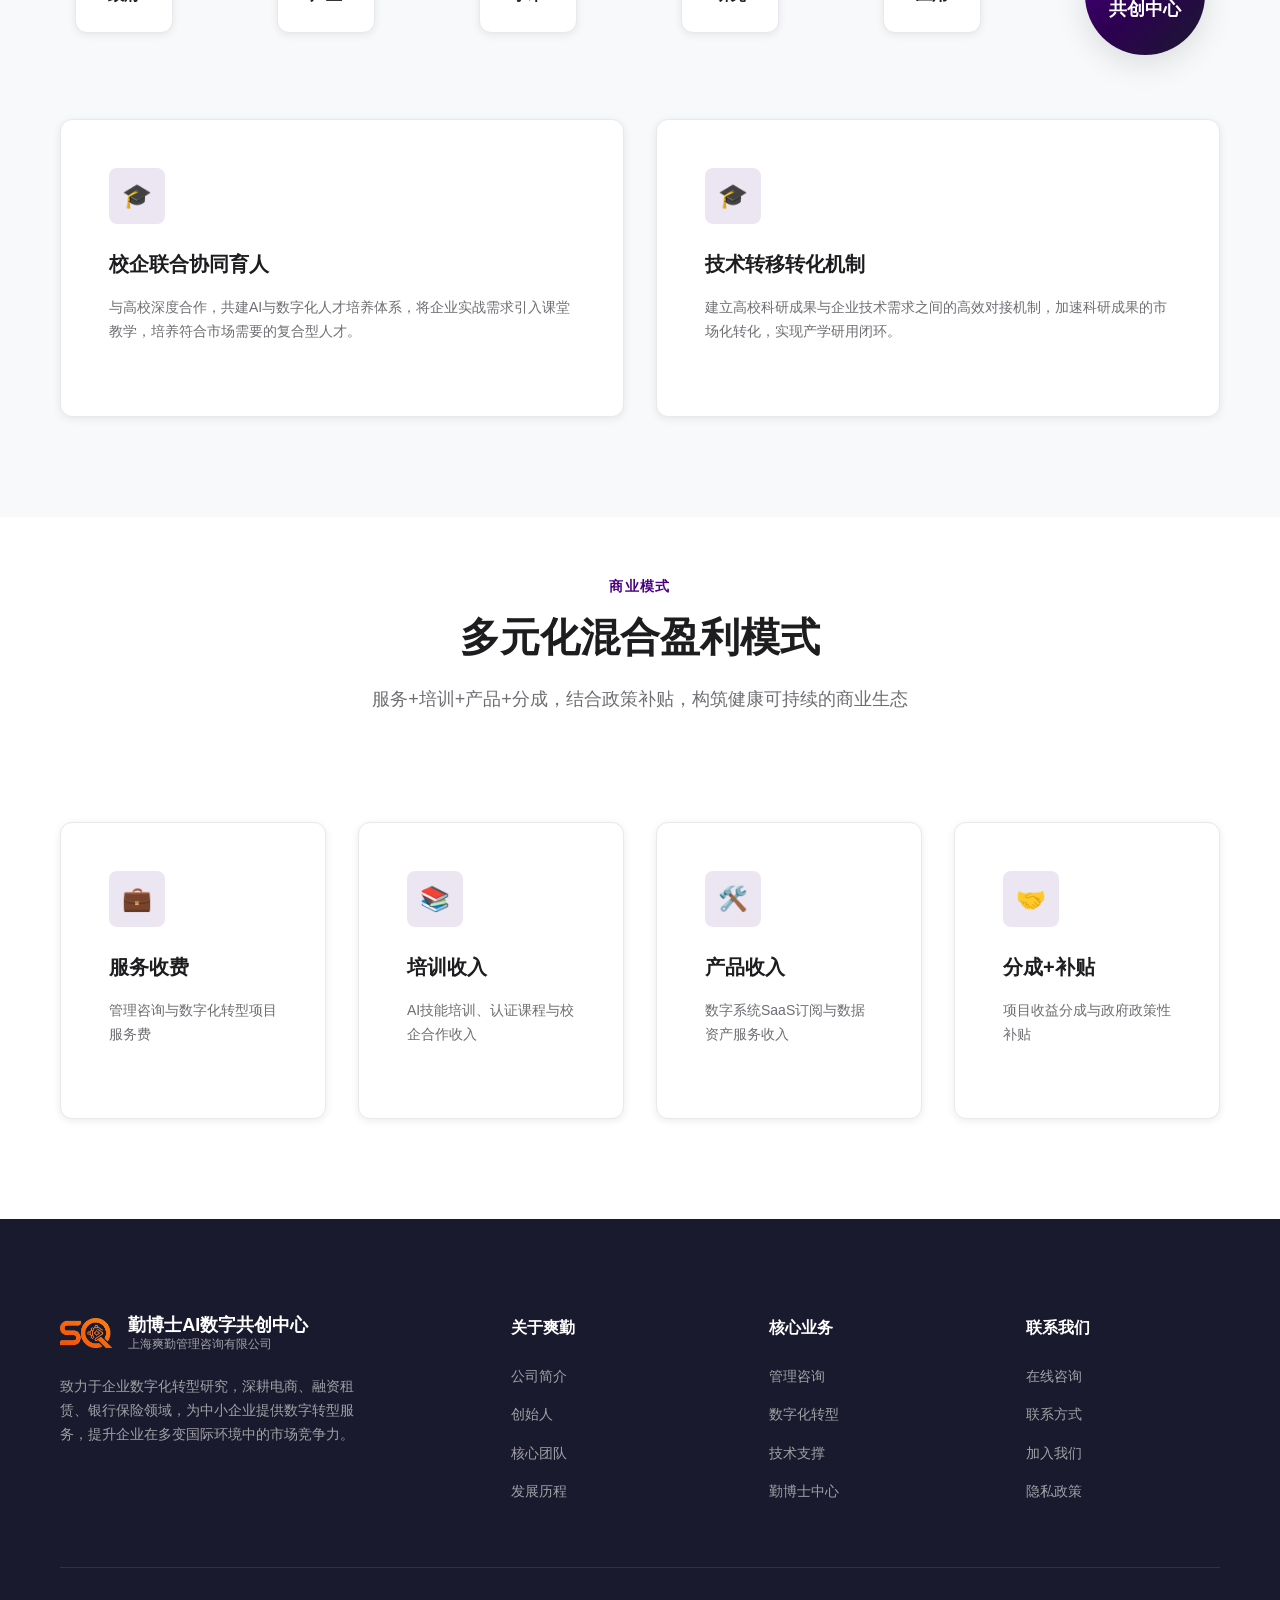
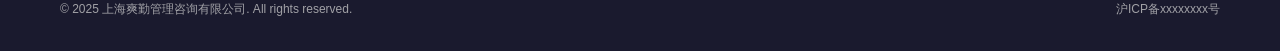
<file: qinboshi.html>
<!DOCTYPE html>
<html lang="zh-CN">
<head>
  <meta charset="UTF-8">
  <meta name="viewport" content="width=device-width, initial-scale=1.0">
  <meta name="description" content="勤博士AI数字共创中心 — 用AI+数字化赋能中小企业，双轮驱动模式，构建政产学研用协同创新生态。">
  <title>勤博士AI数字共创中心 — 上海爽勤</title>
  <link rel="stylesheet" href="assets/css/reset.css">
  <link rel="stylesheet" href="assets/css/variables.css">
  <link rel="stylesheet" href="assets/css/layout.css">
  <link rel="stylesheet" href="assets/css/components.css">
  <link rel="stylesheet" href="assets/css/animations.css">
  <link rel="stylesheet" href="assets/css/responsive.css">
</head>
<body>

<div id="nav-container"></div>

<section class="page-banner">
  <div class="container">
    <h1 class="page-banner-title fade-in-up">勤博士AI数字共创中心</h1>
    <p class="page-banner-subtitle fade-in-up stagger-1">用AI+数字化赋能中小企业高质量发展</p>
  </div>
</section>

<!-- 核心使命 -->
<section class="section" id="mission">
  <div class="container container-narrow">
    <div class="section-header fade-in-up">
      <span class="section-label">核心使命</span>
      <h2 class="section-title">深度契合国家战略，聚焦中小企业数字化转型与AI人才培养的双重痛点</h2>
    </div>
    <div id="qinboshi-mission-container" class="fade-in-up stagger-1"></div>
  </div>
</section>

<!-- 双轮驱动 -->
<section class="section section-primary" id="dual-drive">
  <div class="container">
    <div class="section-header fade-in-up">
      <span class="section-label">商业模式</span>
      <h2 class="section-title">To B + To C 双轮驱动</h2>
      <p class="section-subtitle">企业与个人双轨并行，形成可持续的业务闭环</p>
    </div>
    <div class="dual-drive fade-in-up stagger-1" id="dual-drive-container"></div>
  </div>
</section>

<!-- 三步走战略 -->
<section class="section" id="strategy">
  <div class="container">
    <div class="section-header fade-in-up">
      <span class="section-label">发展战略</span>
      <h2 class="section-title">三步走战略规划</h2>
      <p class="section-subtitle">从区域标杆到全国性平台，最终构建AI+数字化人才与企业需求的精准匹配生态</p>
    </div>
    <div class="timeline" id="timeline-container"></div>
  </div>
</section>

<!-- 政产学研用 -->
<section class="section section-gray" id="ecosystem">
  <div class="container">
    <div class="section-header fade-in-up">
      <span class="section-label">协同创新</span>
      <h2 class="section-title">政产学研用五位一体</h2>
      <p class="section-subtitle">打破高校科研与企业需求之间的壁垒，构建协同创新生态</p>
    </div>
    <div class="eco-system fade-in-up" id="ecosystem-container"></div>
    <div class="grid grid-2 fade-in-up stagger-1" style="margin-top:var(--spacing-2xl);" id="ecosystem-cards-container"></div>
  </div>
</section>

<!-- 盈利模式 -->
<section class="section" id="business-model">
  <div class="container">
    <div class="section-header fade-in-up">
      <span class="section-label">商业模式</span>
      <h2 class="section-title">多元化混合盈利模式</h2>
      <p class="section-subtitle">服务+培训+产品+分成，结合政策补贴，构筑健康可持续的商业生态</p>
    </div>
    <div class="grid grid-4" id="business-model-container"></div>
  </div>
</section>

<div id="footer-container"></div>

<script src="assets/js/data-loader.js"></script>
<script src="assets/js/renderer.js"></script>
<script src="assets/js/theme-switcher.js"></script>
<script src="assets/js/main.js"></script>
<script src="assets/js/animations.js"></script>
<script src="assets/js/form.js"></script>
<script>
document.addEventListener('DOMContentLoaded', function() {
  Renderer.initPage(function(data) {
    Renderer.renderQinboshiMission(data);
    Renderer.renderDualDrive(data);
    Renderer.renderTimeline(data);
    Renderer.renderEcosystem(data);
    Renderer.renderEcosystemCards(data);
    Renderer.renderBusinessModel(data);
  });
});
</script>
  <script src="assets/js/chat-widget.js"></script>
</body>
</html>
</file>
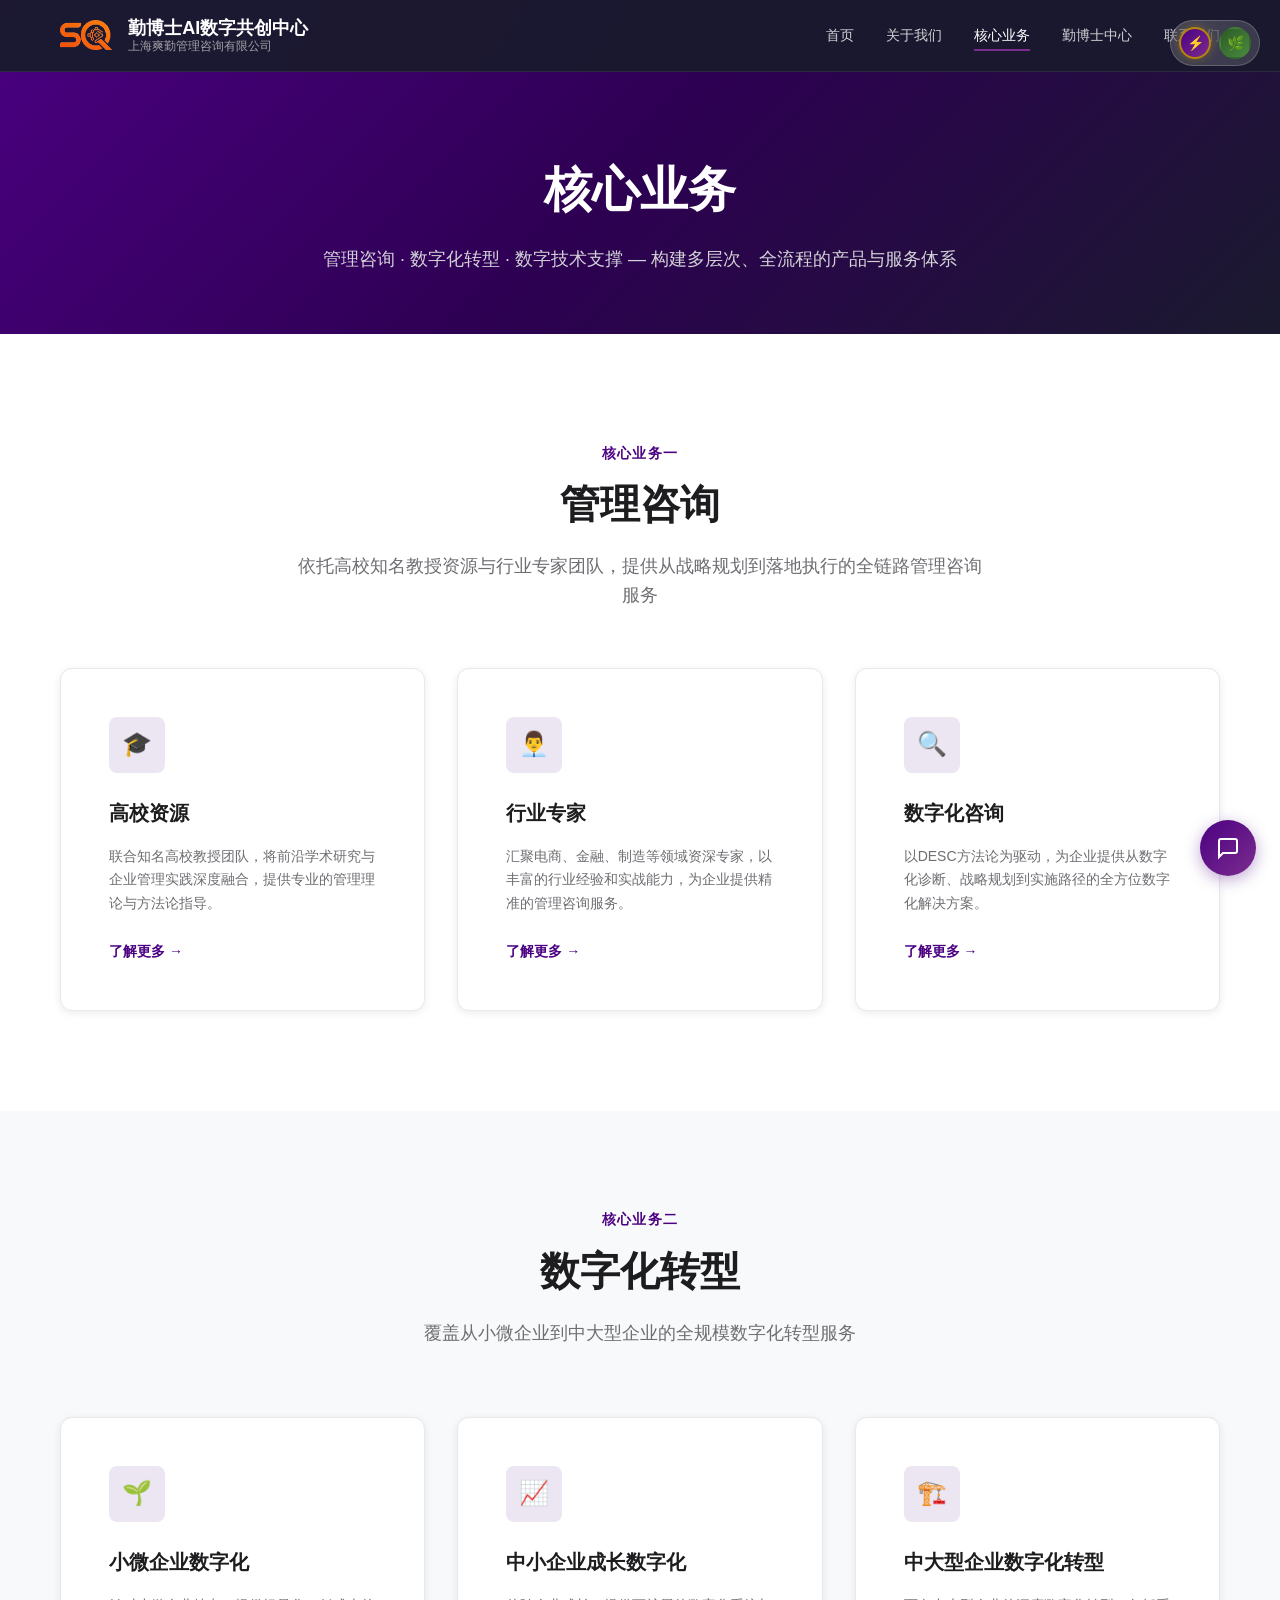
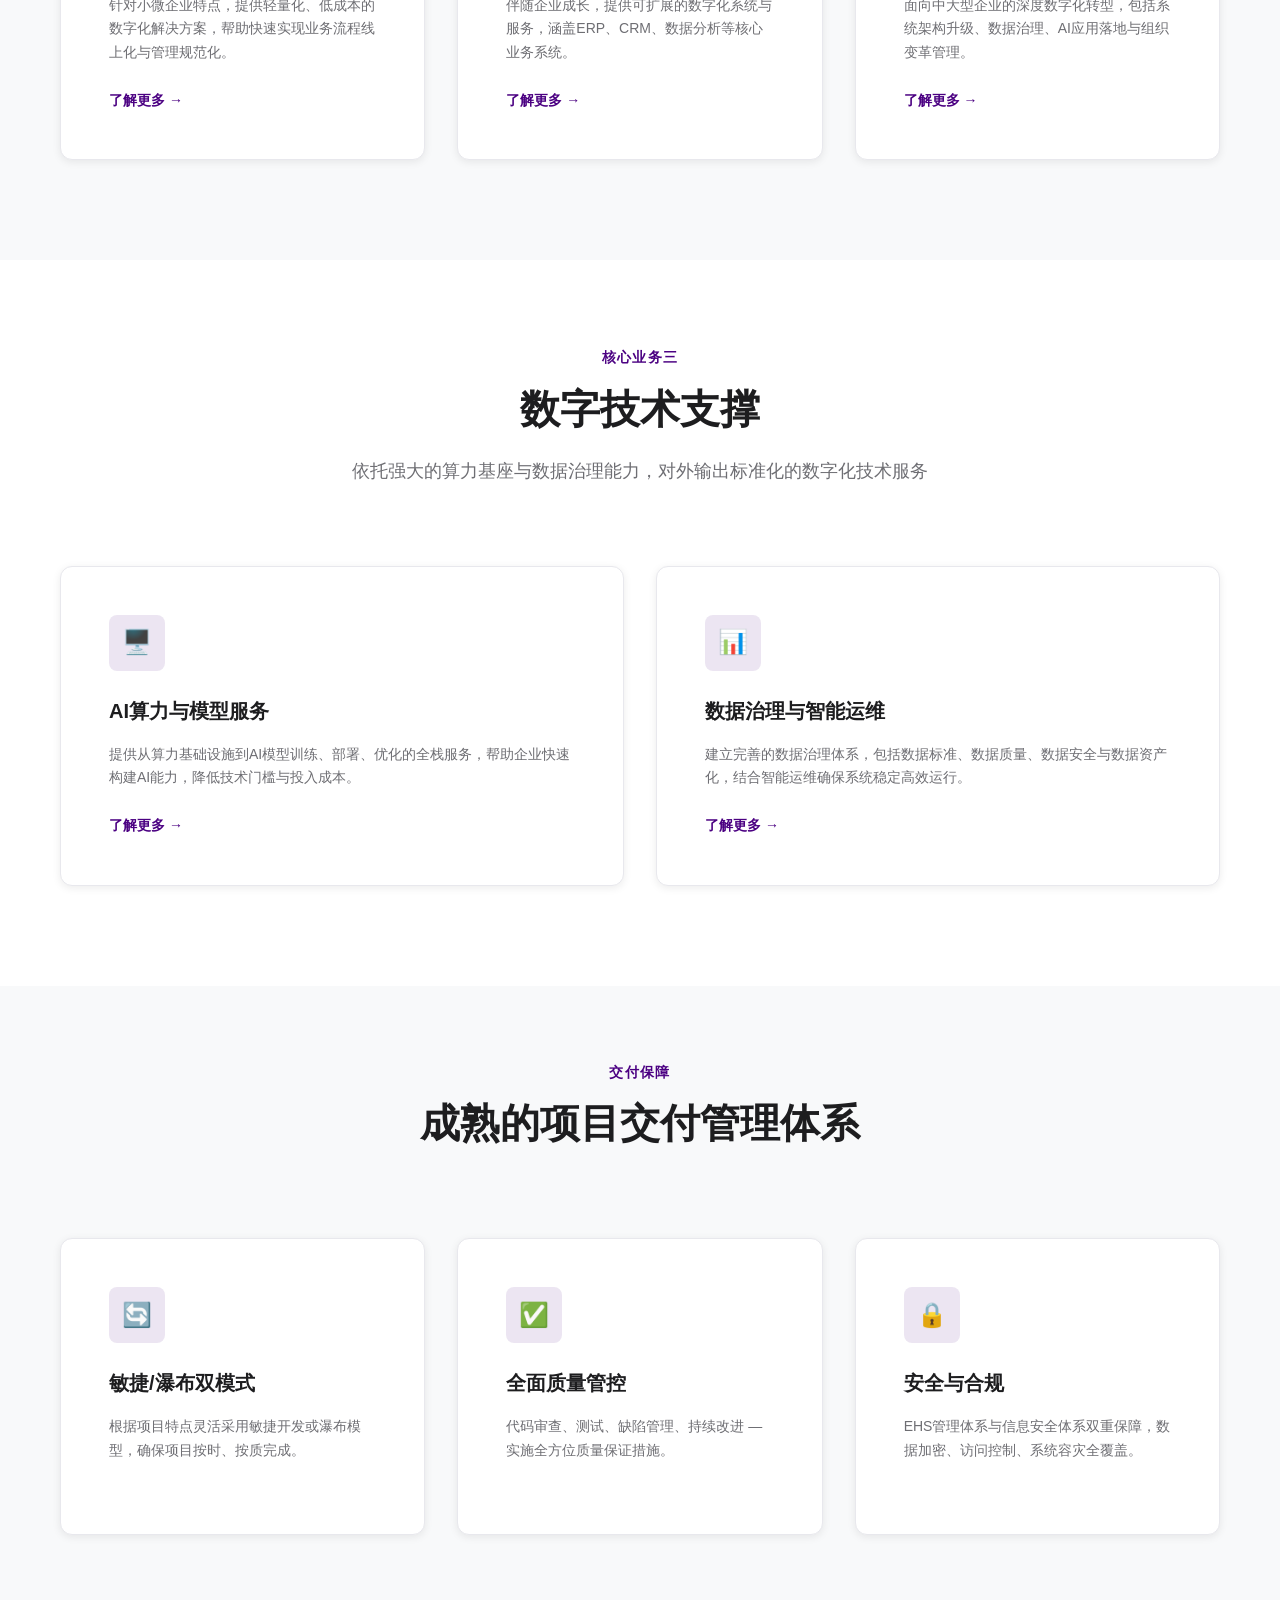
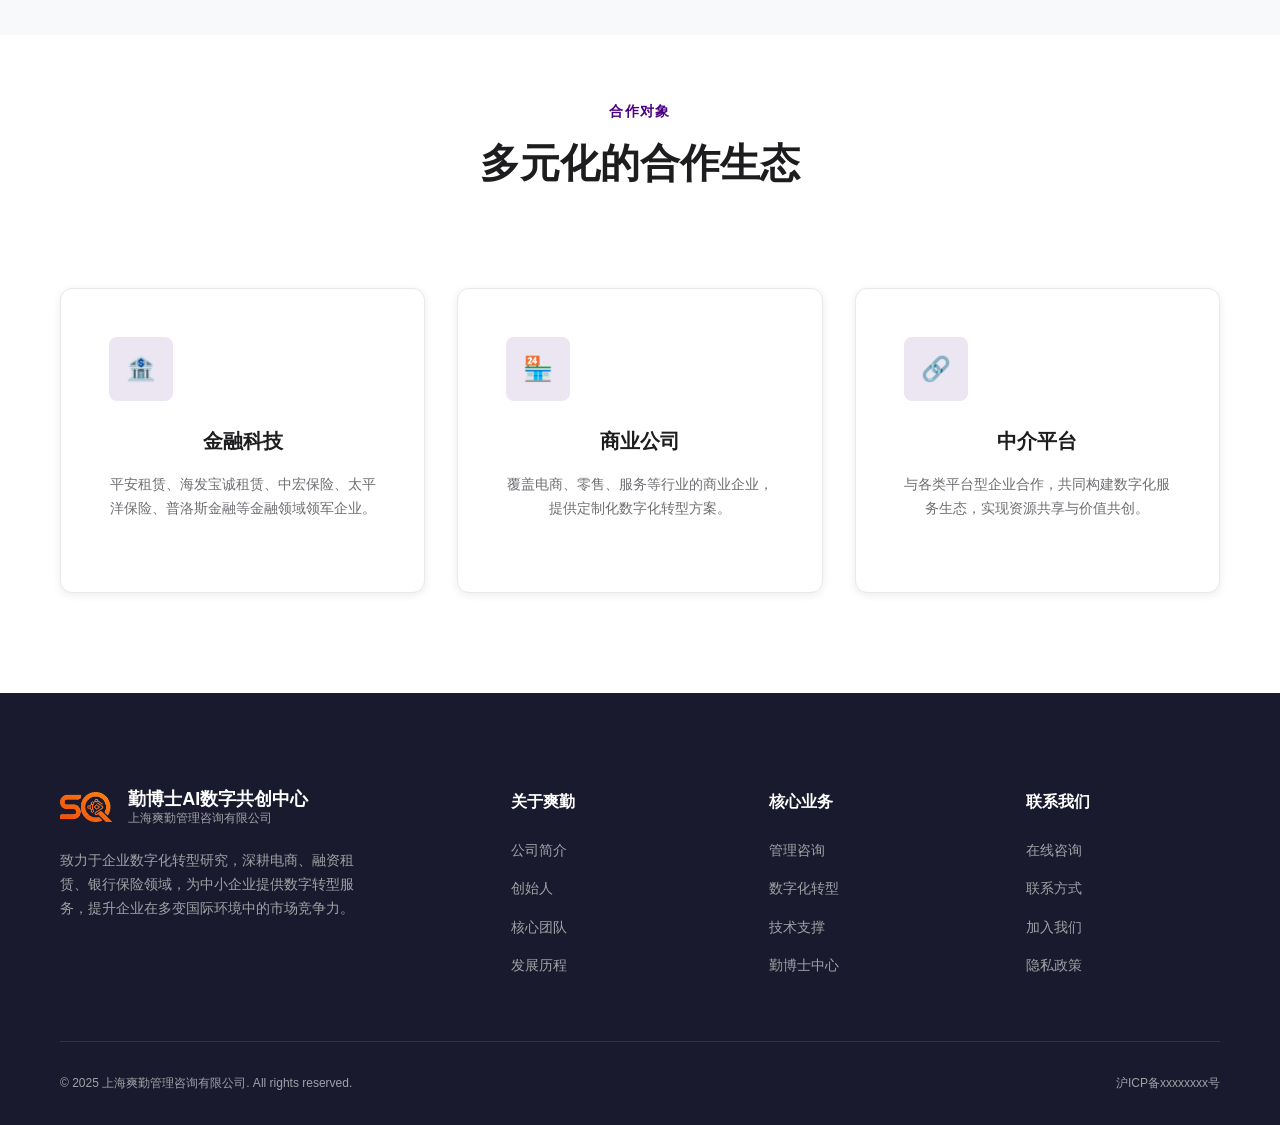
<file: services.html>
<!DOCTYPE html>
<html lang="zh-CN">
<head>
  <meta charset="UTF-8">
  <meta name="viewport" content="width=device-width, initial-scale=1.0">
  <meta name="description" content="上海爽勤核心业务 — 管理咨询、数字化转型、数字技术支撑，为企业提供全方位数字化服务。">
  <title>核心业务 — 上海爽勤 | 勤博士AI数字共创中心</title>
  <link rel="stylesheet" href="assets/css/reset.css">
  <link rel="stylesheet" href="assets/css/variables.css">
  <link rel="stylesheet" href="assets/css/layout.css">
  <link rel="stylesheet" href="assets/css/components.css">
  <link rel="stylesheet" href="assets/css/animations.css">
  <link rel="stylesheet" href="assets/css/responsive.css">
</head>
<body>

<div id="nav-container"></div>

<section class="page-banner">
  <div class="container">
    <h1 class="page-banner-title fade-in-up">核心业务</h1>
    <p class="page-banner-subtitle fade-in-up stagger-1">管理咨询 · 数字化转型 · 数字技术支撑 — 构建多层次、全流程的产品与服务体系</p>
  </div>
</section>

<!-- 管理咨询 -->
<section class="section" id="consulting">
  <div class="container">
    <div class="section-header fade-in-up">
      <span class="section-label">核心业务一</span>
      <h2 class="section-title">管理咨询</h2>
      <p class="section-subtitle">依托高校知名教授资源与行业专家团队，提供从战略规划到落地执行的全链路管理咨询服务</p>
    </div>
    <div class="grid grid-3" id="consulting-items-container"></div>
  </div>
</section>

<!-- 数字化转型 -->
<section class="section section-gray" id="digital">
  <div class="container">
    <div class="section-header fade-in-up">
      <span class="section-label">核心业务二</span>
      <h2 class="section-title">数字化转型</h2>
      <p class="section-subtitle">覆盖从小微企业到中大型企业的全规模数字化转型服务</p>
    </div>
    <div class="grid grid-3" id="digital-items-container"></div>
  </div>
</section>

<!-- 技术支撑 -->
<section class="section" id="tech">
  <div class="container">
    <div class="section-header fade-in-up">
      <span class="section-label">核心业务三</span>
      <h2 class="section-title">数字技术支撑</h2>
      <p class="section-subtitle">依托强大的算力基座与数据治理能力，对外输出标准化的数字化技术服务</p>
    </div>
    <div class="grid grid-2" id="tech-items-container"></div>
  </div>
</section>

<!-- 交付管理 -->
<section class="section section-gray" id="delivery">
  <div class="container">
    <div class="section-header fade-in-up">
      <span class="section-label">交付保障</span>
      <h2 class="section-title">成熟的项目交付管理体系</h2>
    </div>
    <div class="grid grid-3" id="delivery-container"></div>
  </div>
</section>

<!-- 合作对象 -->
<section class="section" id="partners">
  <div class="container">
    <div class="section-header fade-in-up">
      <span class="section-label">合作对象</span>
      <h2 class="section-title">多元化的合作生态</h2>
    </div>
    <div class="grid grid-3" id="partners-container"></div>
  </div>
</section>

<div id="footer-container"></div>

<script src="assets/js/data-loader.js"></script>
<script src="assets/js/renderer.js"></script>
<script src="assets/js/theme-switcher.js"></script>
<script src="assets/js/main.js"></script>
<script src="assets/js/animations.js"></script>
<script src="assets/js/form.js"></script>
<script>
document.addEventListener('DOMContentLoaded', function() {
  Renderer.initPage(function(data) {
    // 渲染管理咨询子项卡片
    if (data.coreBusinesses && data.coreBusinesses[0] && data.coreBusinesses[0].details) {
      Renderer.renderCards('consulting-items-container', data.coreBusinesses[0].details.items, 'sub', 'management-consulting');
    }
    // 渲染数字化转型子项卡片
    if (data.coreBusinesses && data.coreBusinesses[1] && data.coreBusinesses[1].details) {
      Renderer.renderCards('digital-items-container', data.coreBusinesses[1].details.items, 'sub', 'digital-transformation');
    }
    // 渲染技术支撑子项卡片
    if (data.coreBusinesses && data.coreBusinesses[2] && data.coreBusinesses[2].details) {
      Renderer.renderCards('tech-items-container', data.coreBusinesses[2].details.items, 'sub', 'ai-tech-support');
    }
    Renderer.renderDelivery(data);
    Renderer.renderPartners(data);
  });
});
</script>
  <script src="assets/js/chat-widget.js"></script>
</body>
</html>
</file>
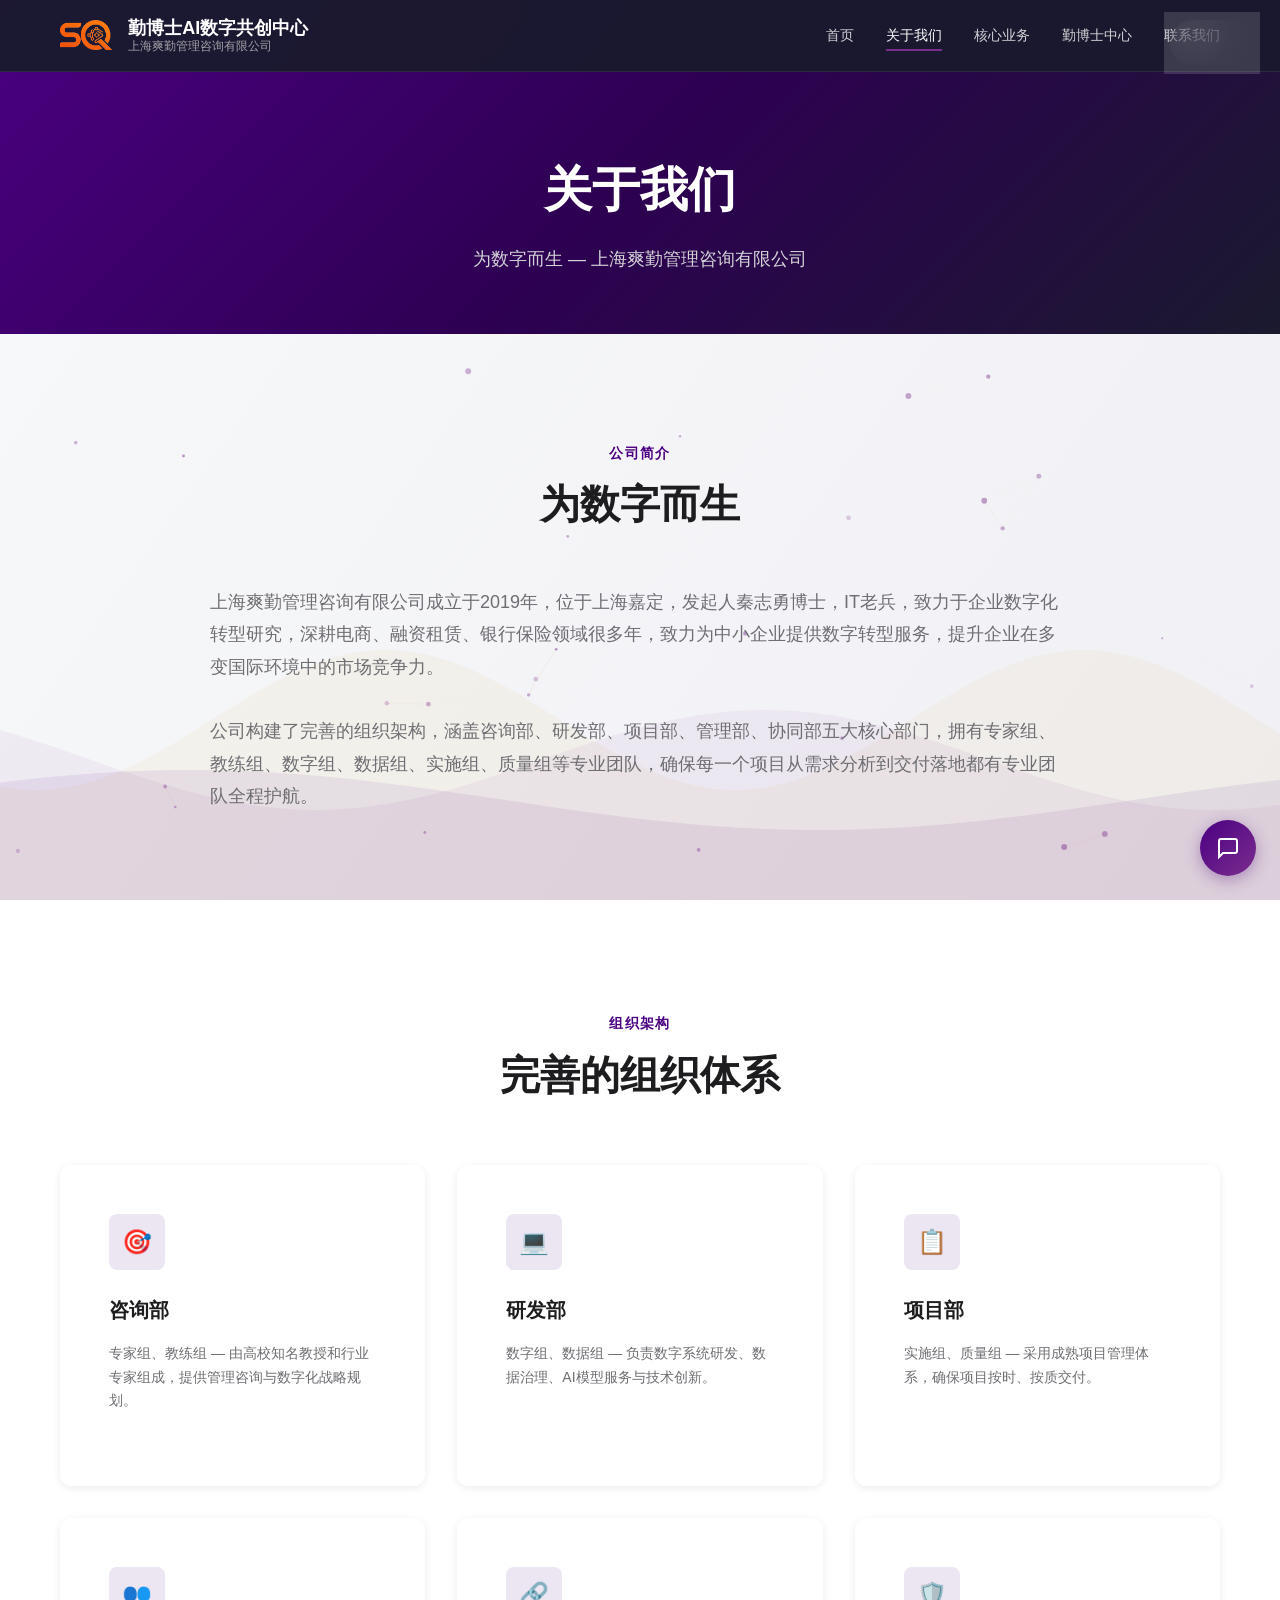
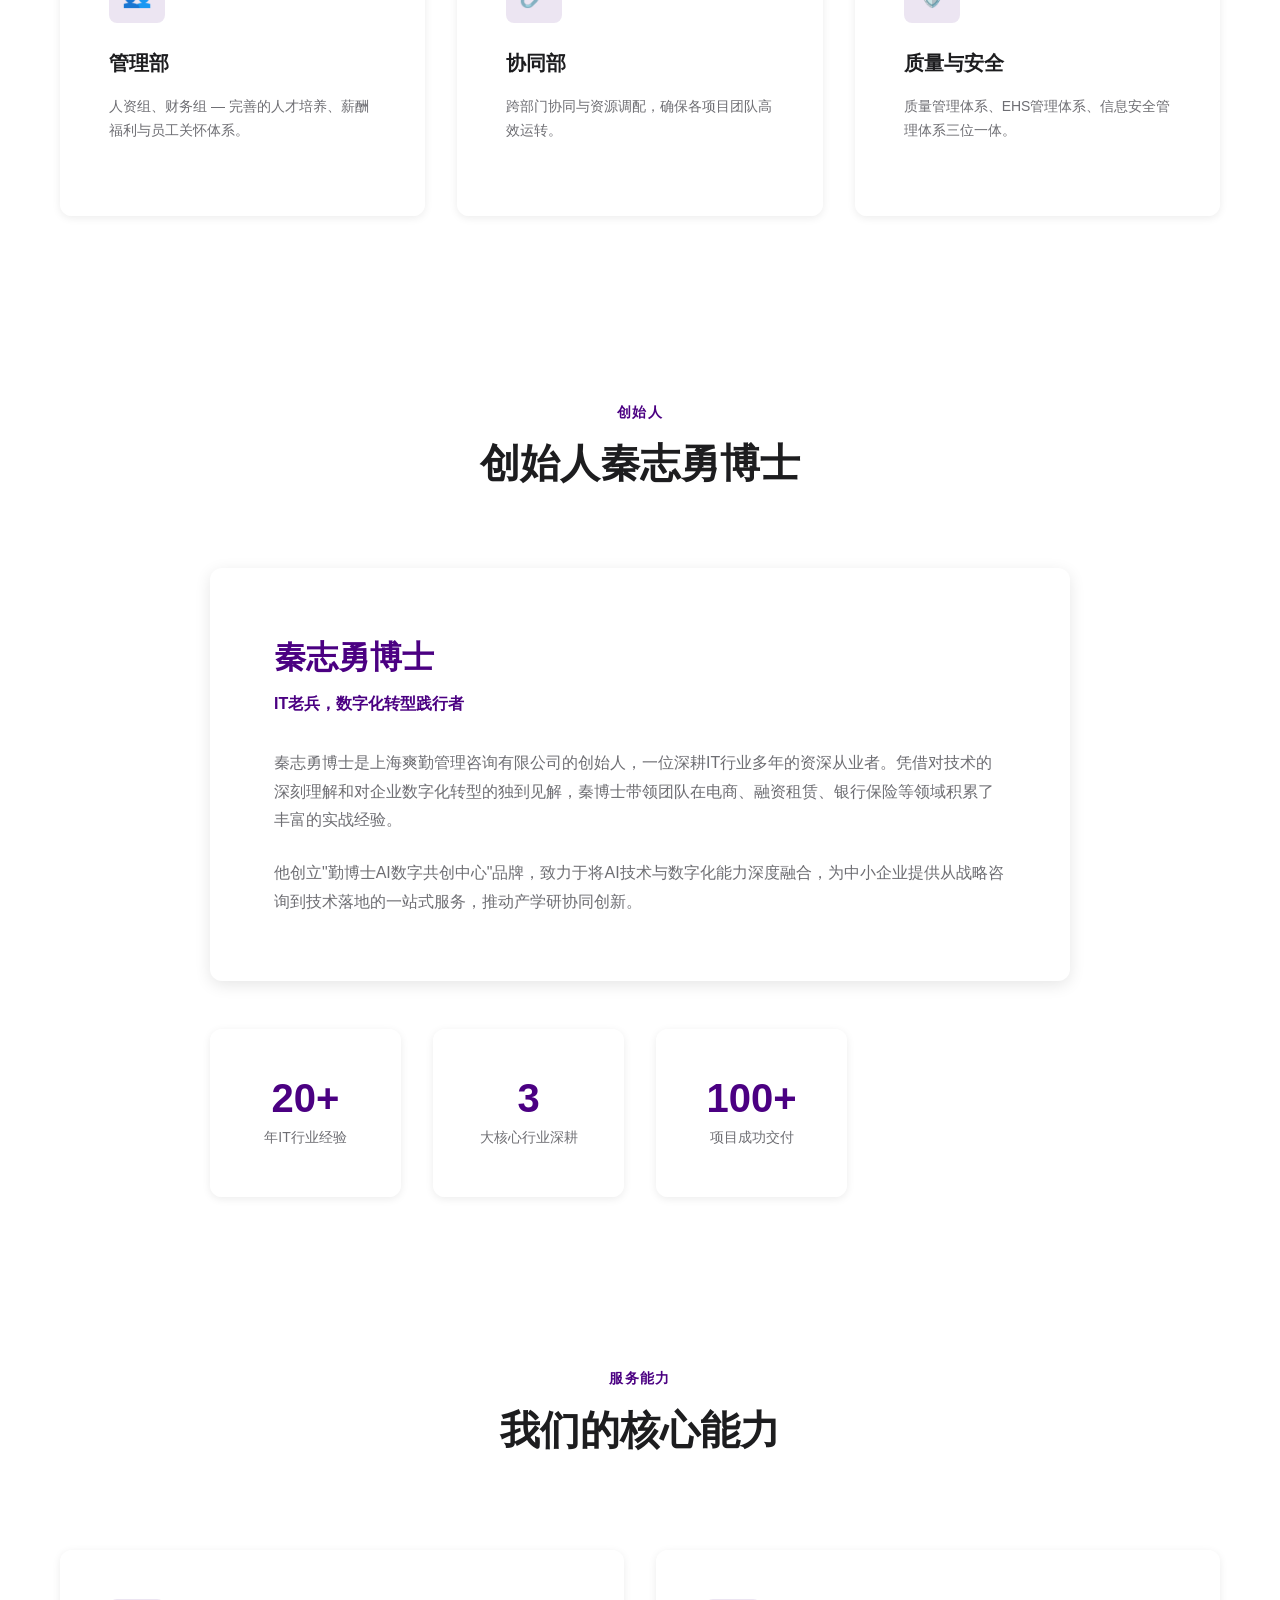
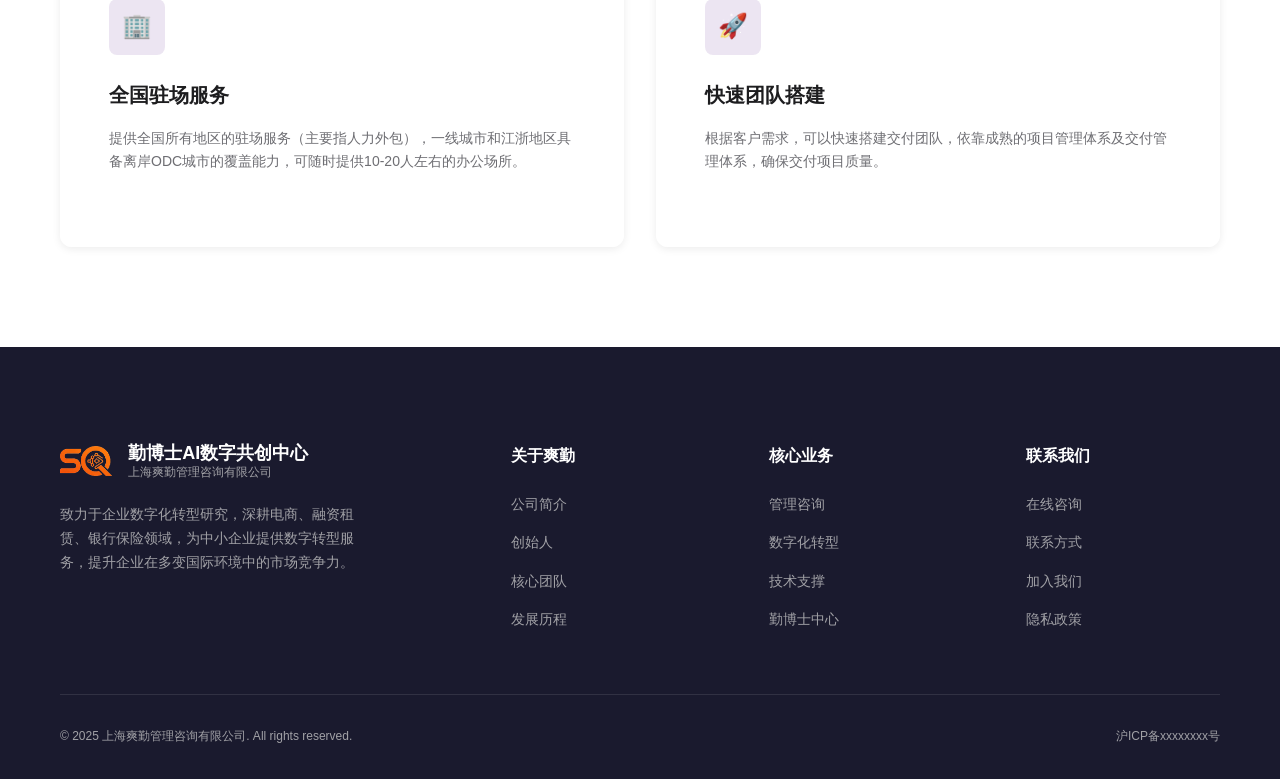
<file: shuangqin-website/about.html>
<!DOCTYPE html>
<html lang="zh-CN">
<head>
  <meta charset="UTF-8">
  <meta name="viewport" content="width=device-width, initial-scale=1.0">
  <meta name="description" content="上海爽勤管理咨询有限公司 — 关于我们，了解公司简介、创始人秦志勇博士及核心团队。">
  <title>关于我们 — 上海爽勤 | 勤博士AI数字共创中心</title>
  <link rel="stylesheet" href="assets/css/reset.css">
  <link rel="stylesheet" href="assets/css/variables.css">
  <link rel="stylesheet" href="assets/css/layout.css">
  <link rel="stylesheet" href="assets/css/components.css">
  <link rel="stylesheet" href="assets/css/animations.css">
  <link rel="stylesheet" href="assets/css/responsive.css">
</head>
<body>

<div id="nav-container"></div>

<section class="page-banner">
  <div class="container">
    <h1 class="page-banner-title fade-in-up">关于我们</h1>
    <p class="page-banner-subtitle fade-in-up stagger-1">为数字而生 — 上海爽勤管理咨询有限公司</p>
  </div>
</section>

<!-- 公司简介 -->
<section class="section" id="intro">
  <div class="container container-narrow">
    <div class="section-header fade-in-up">
      <span class="section-label">公司简介</span>
      <h2 class="section-title">为数字而生</h2>
    </div>
    <div id="about-intro-container" class="fade-in-up stagger-1"></div>
  </div>
</section>

<!-- 组织架构 -->
<section class="section section-gray" id="structure">
  <div class="container">
    <div class="section-header fade-in-up">
      <span class="section-label">组织架构</span>
      <h2 class="section-title">完善的组织体系</h2>
    </div>
    <div class="grid grid-3" id="departments-container"></div>
  </div>
</section>

<!-- 创始人 -->
<section class="section" id="founder">
  <div class="container container-narrow">
    <div class="section-header fade-in-up">
      <span class="section-label">创始人</span>
      <h2 class="section-title">创始人秦志勇博士</h2>
    </div>
    <div id="founder-container" class="fade-in-up stagger-1"></div>
  </div>
</section>

<!-- 服务能力 -->
<section class="section section-gray" id="capabilities">
  <div class="container">
    <div class="section-header fade-in-up">
      <span class="section-label">服务能力</span>
      <h2 class="section-title">我们的核心能力</h2>
    </div>
    <div class="grid grid-2" id="capabilities-container"></div>
  </div>
</section>

<div id="footer-container"></div>

<script src="assets/js/data-loader.js"></script>
<script src="assets/js/renderer.js"></script>
<script src="assets/js/dynamic-bg.js"></script>
<script src="assets/js/theme-switcher.js"></script>
<script src="assets/js/main.js"></script>
<script src="assets/js/animations.js"></script>
<script src="assets/js/form.js"></script>
<script>
document.addEventListener('DOMContentLoaded', function() {
  Renderer.initPage(function(data) {
    Renderer.renderAboutIntro(data);
    Renderer.renderDepartments(data);
    Renderer.renderFounder(data);
    Renderer.renderCapabilities(data);
  });
});
</script>
  <script src="assets/js/chat-widget.js"></script>
</body>
</html>
</file>
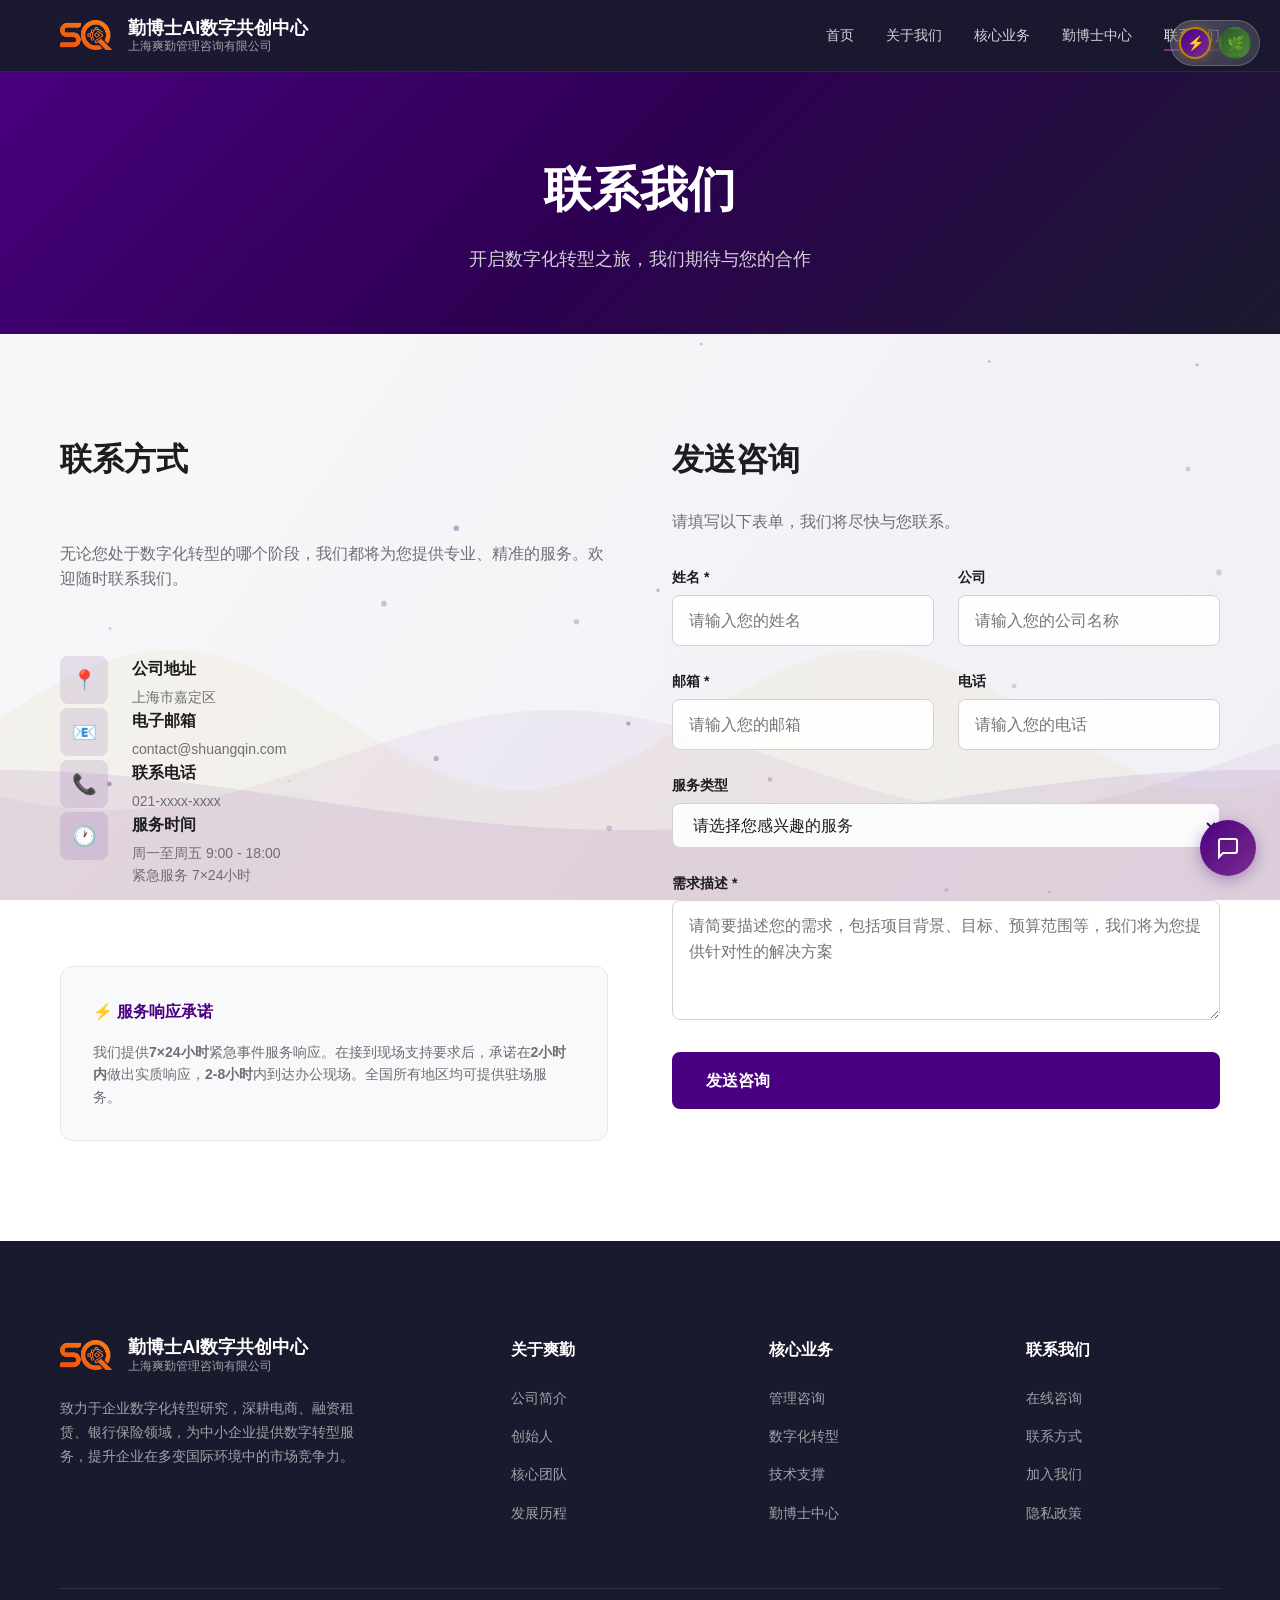
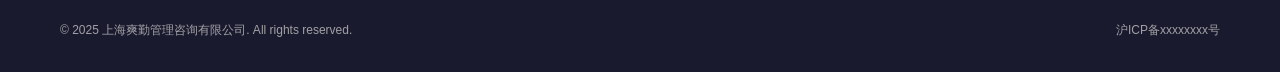
<file: shuangqin-website/contact.html>
<!DOCTYPE html>
<html lang="zh-CN">
<head>
  <meta charset="UTF-8">
  <meta name="viewport" content="width=device-width, initial-scale=1.0">
  <meta name="description" content="联系上海爽勤管理咨询有限公司 — 开启您的数字化转型之旅。">
  <title>联系我们 — 上海爽勤 | 勤博士AI数字共创中心</title>
  <link rel="stylesheet" href="assets/css/reset.css">
  <link rel="stylesheet" href="assets/css/variables.css">
  <link rel="stylesheet" href="assets/css/layout.css">
  <link rel="stylesheet" href="assets/css/components.css">
  <link rel="stylesheet" href="assets/css/animations.css">
  <link rel="stylesheet" href="assets/css/responsive.css">
</head>
<body>

<div id="nav-container"></div>

<section class="page-banner">
  <div class="container">
    <h1 class="page-banner-title fade-in-up">联系我们</h1>
    <p class="page-banner-subtitle fade-in-up stagger-1">开启数字化转型之旅，我们期待与您的合作</p>
  </div>
</section>

<section class="section" id="contact-form">
  <div class="container">
    <div class="contact-grid fade-in-up">
      <div class="contact-info" id="info">
        <h2 style="font-size:var(--font-size-3xl);font-weight:700;margin-bottom:var(--spacing-md);">联系方式</h2>
        <p style="color:var(--color-gray-600);margin-bottom:var(--spacing-lg);">无论您处于数字化转型的哪个阶段，我们都将为您提供专业、精准的服务。欢迎随时联系我们。</p>
        <div id="contact-info-container"></div>
        <div style="margin-top:var(--spacing-xl);padding:var(--spacing-lg);background:var(--color-gray-50);border-radius:var(--border-radius-lg);border:1px solid var(--color-gray-200);">
          <h4 style="font-weight:700;margin-bottom:var(--spacing-sm);color:var(--color-primary);">⚡ 服务响应承诺</h4>
          <p style="font-size:var(--font-size-sm);color:var(--color-gray-600);line-height:1.6;">
            我们提供<strong>7×24小时</strong>紧急事件服务响应。在接到现场支持要求后，承诺在<strong>2小时内</strong>做出实质响应，<strong>2-8小时</strong>内到达办公现场。全国所有地区均可提供驻场服务。
          </p>
        </div>
      </div>
      <form class="contact-form">
        <h2 style="font-size:var(--font-size-3xl);font-weight:700;margin-bottom:var(--spacing-md);">发送咨询</h2>
        <p style="color:var(--color-gray-600);margin-bottom:var(--spacing-lg);">请填写以下表单，我们将尽快与您联系。</p>
        <div class="form-row">
          <div class="form-group"><label class="form-label">姓名 *</label><input type="text" class="form-input" placeholder="请输入您的姓名" required></div>
          <div class="form-group"><label class="form-label">公司</label><input type="text" class="form-input" placeholder="请输入您的公司名称"></div>
        </div>
        <div class="form-row">
          <div class="form-group"><label class="form-label">邮箱 *</label><input type="email" class="form-input" placeholder="请输入您的邮箱" required></div>
          <div class="form-group"><label class="form-label">电话</label><input type="tel" class="form-input" placeholder="请输入您的电话"></div>
        </div>
        <div class="form-group">
          <label class="form-label">服务类型</label>
          <select class="form-input" style="appearance:auto;">
            <option value="">请选择您感兴趣的服务</option>
            <option value="consulting">管理咨询</option>
            <option value="digital">数字化转型</option>
            <option value="ai">AI算力与模型服务</option>
            <option value="data">数据治理与智能运维</option>
            <option value="training">AI技能培训</option>
            <option value="other">其他</option>
          </select>
        </div>
        <div class="form-group">
          <label class="form-label">需求描述 *</label>
          <textarea class="form-textarea" placeholder="请简要描述您的需求，包括项目背景、目标、预算范围等，我们将为您提供针对性的解决方案" required></textarea>
        </div>
        <button type="submit" class="btn btn-primary btn-lg" style="width:100%">发送咨询</button>
      </form>
    </div>
  </div>
</section>

<div id="footer-container"></div>

<script src="assets/js/data-loader.js"></script>
<script src="assets/js/renderer.js"></script>
<script src="assets/js/dynamic-bg.js"></script>
<script src="assets/js/theme-switcher.js"></script>
<script src="assets/js/main.js"></script>
<script src="assets/js/animations.js"></script>
<script src="assets/js/form.js"></script>
<script>
document.addEventListener('DOMContentLoaded', function() {
  Renderer.initPage(function(data) {
    Renderer.renderContactInfo(data);
  });
});
</script>
  <script src="assets/js/chat-widget.js"></script>
</body>
</html>
</file>
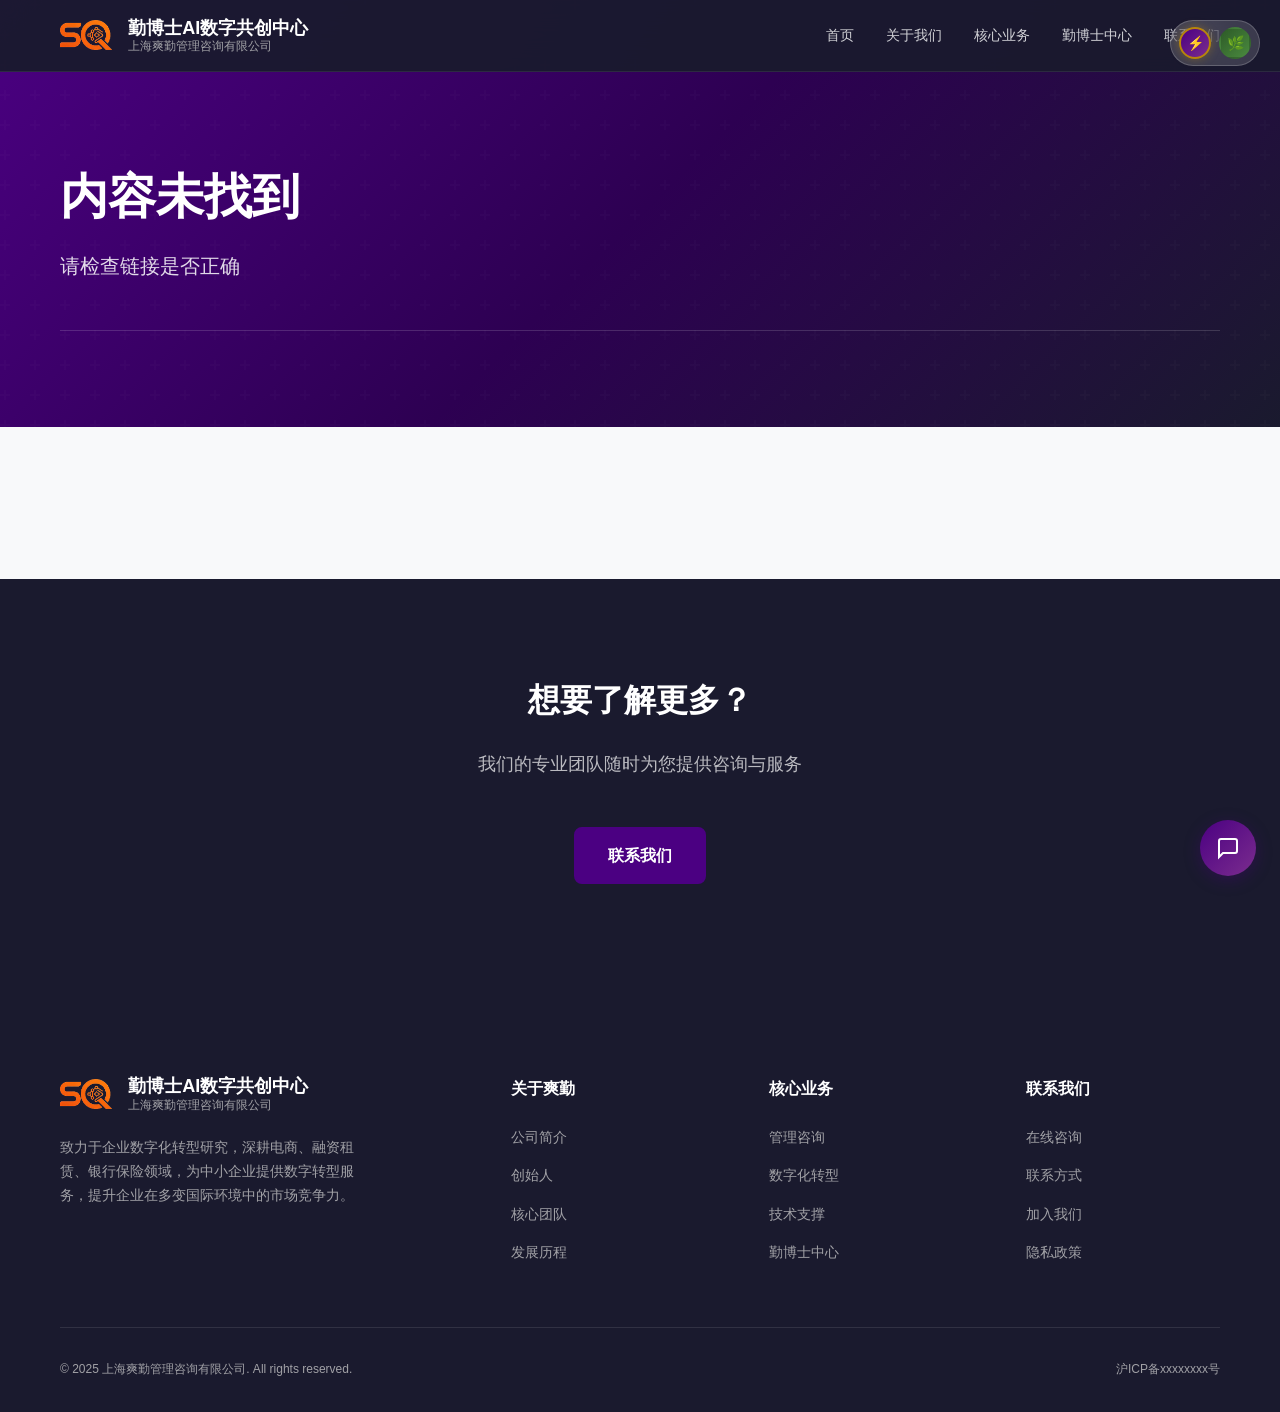
<file: shuangqin-website/detail.html>
<!DOCTYPE html>
<html lang="zh-CN">
<head>
  <meta charset="UTF-8">
  <meta name="viewport" content="width=device-width, initial-scale=1.0">
  <title>详情 — 上海爽勤 | 勤博士AI数字共创中心</title>
  <link rel="stylesheet" href="assets/css/reset.css">
  <link rel="stylesheet" href="assets/css/variables.css">
  <link rel="stylesheet" href="assets/css/layout.css">
  <link rel="stylesheet" href="assets/css/components.css">
  <link rel="stylesheet" href="assets/css/animations.css">
  <link rel="stylesheet" href="assets/css/responsive.css">
  <style>
    /* ===== Detail Page Styles (Accenture-style) ===== */

    /* Hero Header */
    .detail-hero {
      padding: calc(var(--nav-height) + var(--spacing-2xl)) 0 var(--spacing-2xl);
      background: var(--color-primary-gradient);
      color: var(--color-white);
      position: relative;
      overflow: hidden;
    }
    .detail-hero::before {
      content: '';
      position: absolute;
      top: 0; left: 0; right: 0; bottom: 0;
      background: url("data:image/svg+xml,%3Csvg width='60' height='60' viewBox='0 0 60 60' xmlns='http://www.w3.org/2000/svg'%3E%3Cg fill='none' fill-rule='evenodd'%3E%3Cg fill='%23ffffff' fill-opacity='0.03'%3E%3Cpath d='M36 34v-4h-2v4h-4v2h4v4h2v-4h4v-2h-4zm0-30V0h-2v4h-4v2h4v4h2V6h4V4h-4zM6 34v-4H4v4H0v2h4v4h2v-4h4v-2H6zM6 4V0H4v4H0v2h4v4h2V6h4V4H6z'/%3E%3C/g%3E%3C/g%3E%3C/svg%3E");
      opacity: 0.5;
    }
    .detail-hero .container { position: relative; z-index: 1; }

    .breadcrumb {
      display: flex;
      align-items: center;
      gap: 8px;
      font-size: var(--font-size-sm);
      color: rgba(255,255,255,0.7);
      margin-bottom: var(--spacing-lg);
    }
    .breadcrumb a {
      color: rgba(255,255,255,0.9);
      text-decoration: none;
    }
    .breadcrumb a:hover { color: var(--color-white); text-decoration: underline; }
    .breadcrumb-sep { color: rgba(255,255,255,0.4); }

    .detail-hero h1 {
      font-size: var(--font-size-5xl);
      font-weight: 700;
      margin-bottom: var(--spacing-md);
      line-height: 1.2;
    }
    .detail-hero .detail-desc {
      font-size: var(--font-size-xl);
      color: rgba(255,255,255,0.85);
      max-width: 800px;
      line-height: 1.6;
      margin-bottom: var(--spacing-lg);
    }

    /* Highlights bar */
    .detail-highlights-bar {
      display: flex;
      gap: var(--spacing-xl);
      margin-top: var(--spacing-xl);
      padding-top: var(--spacing-lg);
      border-top: 1px solid rgba(255,255,255,0.15);
    }
    .detail-highlight-item {
      display: flex;
      align-items: center;
      gap: var(--spacing-sm);
    }
    .detail-highlight-num {
      font-size: var(--font-size-4xl);
      font-weight: 700;
      color: var(--color-accent-light);
      line-height: 1;
    }
    .detail-highlight-text {
      font-size: var(--font-size-sm);
      color: rgba(255,255,255,0.7);
    }

    /* Body Content */
    .detail-body-section {
      padding: var(--spacing-2xl) 0;
    }
    .detail-body-section:nth-child(even) {
      background: var(--color-gray-50);
    }

    .detail-section-title {
      font-size: var(--font-size-3xl);
      font-weight: 700;
      color: var(--color-gray-800);
      margin-bottom: var(--spacing-md);
    }
    .detail-section-subtitle {
      font-size: var(--font-size-lg);
      color: var(--color-gray-600);
      margin-bottom: var(--spacing-xl);
      max-width: 800px;
    }

    /* Sub-items Grid (business detail) */
    .detail-sub-grid {
      display: grid;
      grid-template-columns: repeat(3, 1fr);
      gap: var(--spacing-lg);
    }
    .detail-sub-card {
      background: var(--color-white);
      border-radius: var(--border-radius-lg);
      padding: var(--spacing-xl);
      box-shadow: var(--shadow-sm);
      transition: var(--transition);
      text-decoration: none;
      color: inherit;
      border: 1px solid var(--color-gray-200);
    }
    .detail-sub-card:hover {
      transform: translateY(-4px);
      box-shadow: var(--shadow-lg);
      border-color: var(--color-primary-light);
    }
    .detail-sub-icon {
      font-size: 2.5rem;
      margin-bottom: var(--spacing-md);
    }
    .detail-sub-card h3 {
      font-size: var(--font-size-xl);
      font-weight: 700;
      color: var(--color-gray-800);
      margin-bottom: var(--spacing-sm);
    }
    .detail-sub-card p {
      color: var(--color-gray-600);
      font-size: var(--font-size-sm);
      line-height: 1.6;
      margin-bottom: var(--spacing-md);
    }
    .detail-sub-link {
      color: var(--color-primary);
      font-weight: 600;
      font-size: var(--font-size-sm);
    }

    /* Table */
    .detail-table-wrapper {
      overflow-x: auto;
      border-radius: var(--border-radius-lg);
      box-shadow: var(--shadow-sm);
    }
    .detail-table {
      width: 100%;
      border-collapse: collapse;
      background: var(--color-white);
    }
    .detail-table th {
      background: var(--color-primary);
      color: var(--color-white);
      padding: 14px 18px;
      text-align: left;
      font-weight: 600;
      font-size: var(--font-size-sm);
    }
    .detail-table th:first-child { border-radius: var(--border-radius) 0 0 0; }
    .detail-table th:last-child { border-radius: 0 var(--border-radius) 0 0; }
    .detail-table td {
      padding: 14px 18px;
      border-bottom: 1px solid var(--color-gray-200);
      font-size: var(--font-size-sm);
      color: var(--color-gray-800);
    }
    .detail-table tr:last-child td { border-bottom: none; }
    .detail-table tr:last-child td:first-child { border-radius: 0 0 0 var(--border-radius); }
    .detail-table tr:last-child td:last-child { border-radius: 0 0 var(--border-radius) 0; }
    .detail-table tr:hover td { background: var(--color-gray-50); }

    /* Service Cards */
    .detail-cards {
      display: grid;
      grid-template-columns: repeat(2, 1fr);
      gap: var(--spacing-lg);
    }
    .detail-card {
      background: var(--color-white);
      border-radius: var(--border-radius-lg);
      padding: var(--spacing-xl);
      box-shadow: var(--shadow-sm);
      border-left: 4px solid var(--color-primary);
      transition: var(--transition);
    }
    .detail-card:hover {
      box-shadow: var(--shadow-md);
      transform: translateX(4px);
    }
    .detail-card-num {
      display: inline-flex;
      align-items: center;
      justify-content: center;
      width: 32px;
      height: 32px;
      background: var(--color-primary);
      color: white;
      border-radius: 50%;
      font-weight: 700;
      font-size: var(--font-size-sm);
      margin-bottom: var(--spacing-md);
    }
    .detail-card h3 {
      font-size: var(--font-size-xl);
      font-weight: 700;
      color: var(--color-gray-800);
      margin-bottom: var(--spacing-sm);
    }
    .detail-card p {
      color: var(--color-gray-600);
      font-size: var(--font-size-sm);
      line-height: 1.7;
    }

    /* Empty state */
    .detail-empty {
      text-align: center;
      color: var(--color-gray-400);
      padding: var(--spacing-3xl);
      background: var(--color-gray-50);
      border-radius: var(--border-radius-lg);
      border: 2px dashed var(--color-gray-200);
    }

    /* CTA Section */
    .detail-cta-section {
      text-align: center;
      padding: var(--spacing-3xl) 0;
      background: var(--color-secondary);
      color: var(--color-white);
    }
    .detail-cta-section h3 {
      font-size: var(--font-size-3xl);
      font-weight: 700;
      margin-bottom: var(--spacing-md);
    }
    .detail-cta-section p {
      color: rgba(255,255,255,0.7);
      margin-bottom: var(--spacing-xl);
      font-size: var(--font-size-lg);
    }

    /* Responsive */
    @media (max-width: 1023px) {
      .detail-sub-grid { grid-template-columns: repeat(2, 1fr); }
      .detail-cards { grid-template-columns: 1fr; }
    }
    @media (max-width: 767px) {
      .detail-hero h1 { font-size: var(--font-size-4xl); }
      .detail-sub-grid { grid-template-columns: 1fr; }
      .detail-table { font-size: var(--font-size-xs); }
      .detail-table th, .detail-table td { padding: 10px 12px; }
      .detail-highlights-bar { flex-wrap: wrap; gap: var(--spacing-md); }
    }
  </style>
</head>
<body>

<div id="nav-container"></div>

<!-- Hero Section -->
<section class="detail-hero">
  <div class="container">
    <div id="breadcrumb" class="breadcrumb"></div>
    <h1 id="detail-title"></h1>
    <p id="detail-description" class="detail-desc"></p>
    <div class="detail-highlights-bar" id="detail-highlights"></div>
  </div>
</section>

<!-- Body Content -->
<section class="detail-body-section">
  <div class="container">
    <h2 id="detail-subtitle" class="detail-section-title"></h2>
    <div id="detail-body"></div>
  </div>
</section>

<!-- CTA Section -->
<section class="detail-cta-section">
  <div class="container">
    <h3>想要了解更多？</h3>
    <p>我们的专业团队随时为您提供咨询与服务</p>
    <a href="contact.html" class="btn btn-primary btn-lg">联系我们</a>
  </div>
</section>

<div id="footer-container"></div>

<script src="assets/js/data-loader.js"></script>
<script src="assets/js/renderer.js"></script>
<script src="assets/js/dynamic-bg.js"></script>
<script src="assets/js/detail-renderer.js"></script>
<script src="assets/js/theme-switcher.js"></script>
<script src="assets/js/main.js"></script>
<script src="assets/js/animations.js"></script>
<script src="assets/js/form.js"></script>
<script>
document.addEventListener('DOMContentLoaded', function() {
  DataLoader.load().then(function(data) {
    Renderer.renderNavigation(data);
    Renderer.renderFooter(data);
    DetailRenderer.renderContent(data);
    if (typeof initNavigation === 'function') initNavigation();
    if (typeof initScrollAnimations === 'function') initScrollAnimations();
  }).catch(function(err) {
    console.error('[Detail] 加载失败:', err);
    document.getElementById('detail-title').textContent = '加载失败';
    document.getElementById('detail-description').textContent = '请刷新页面重试';
  });
});
</script>
  <script src="assets/js/chat-widget.js"></script>
</body>
</html>
</file>
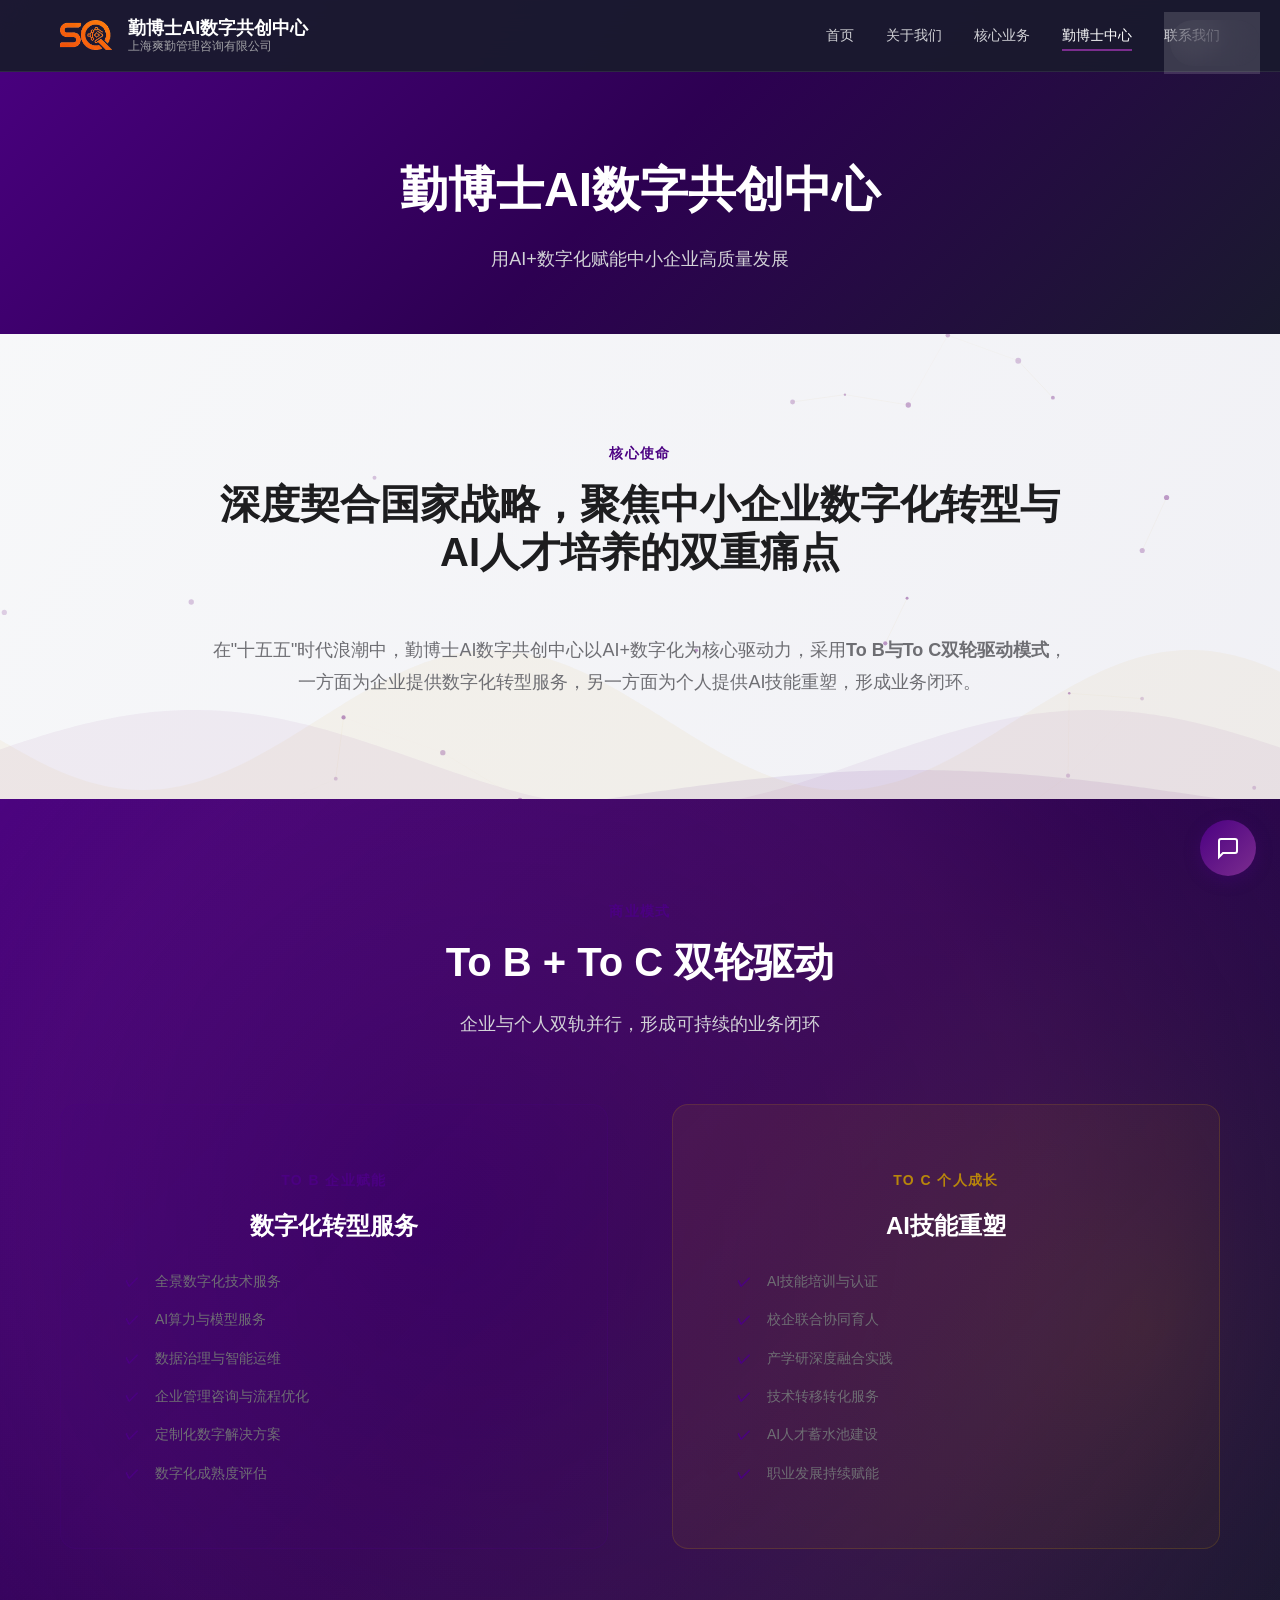
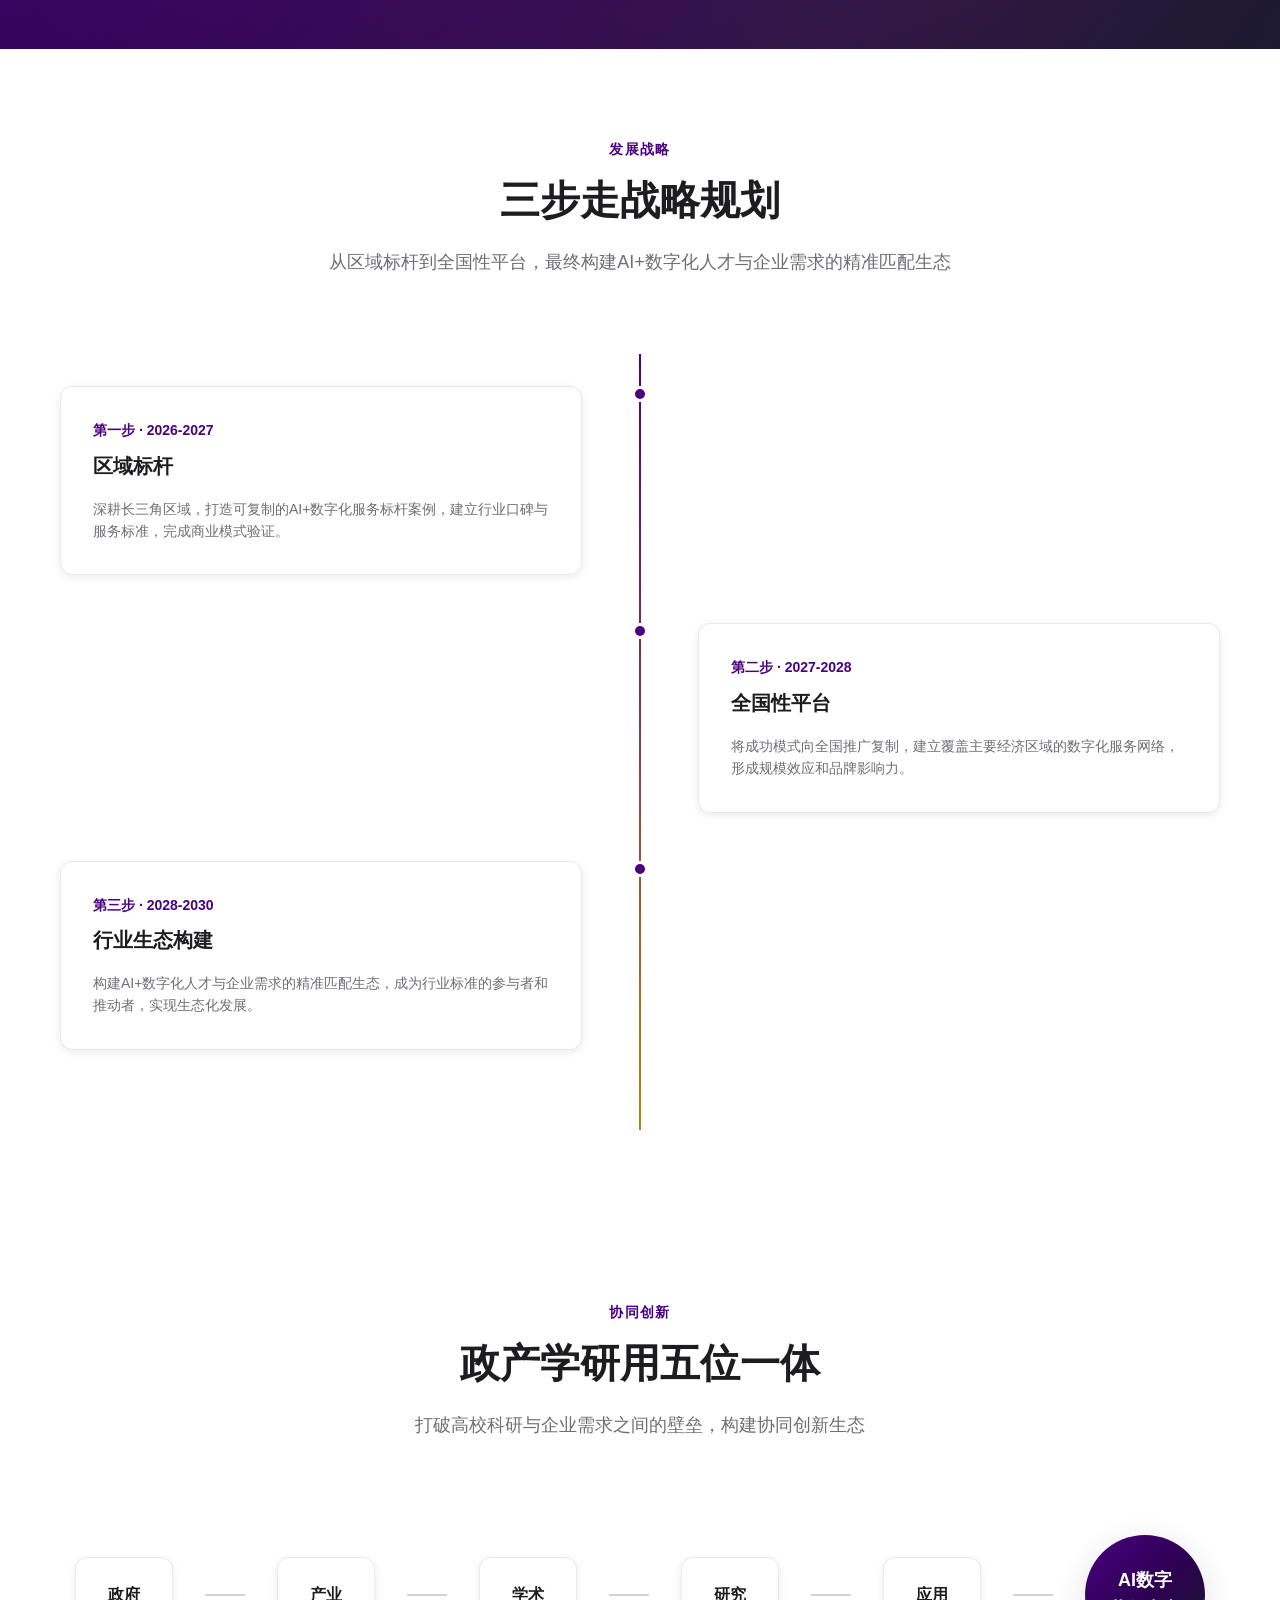
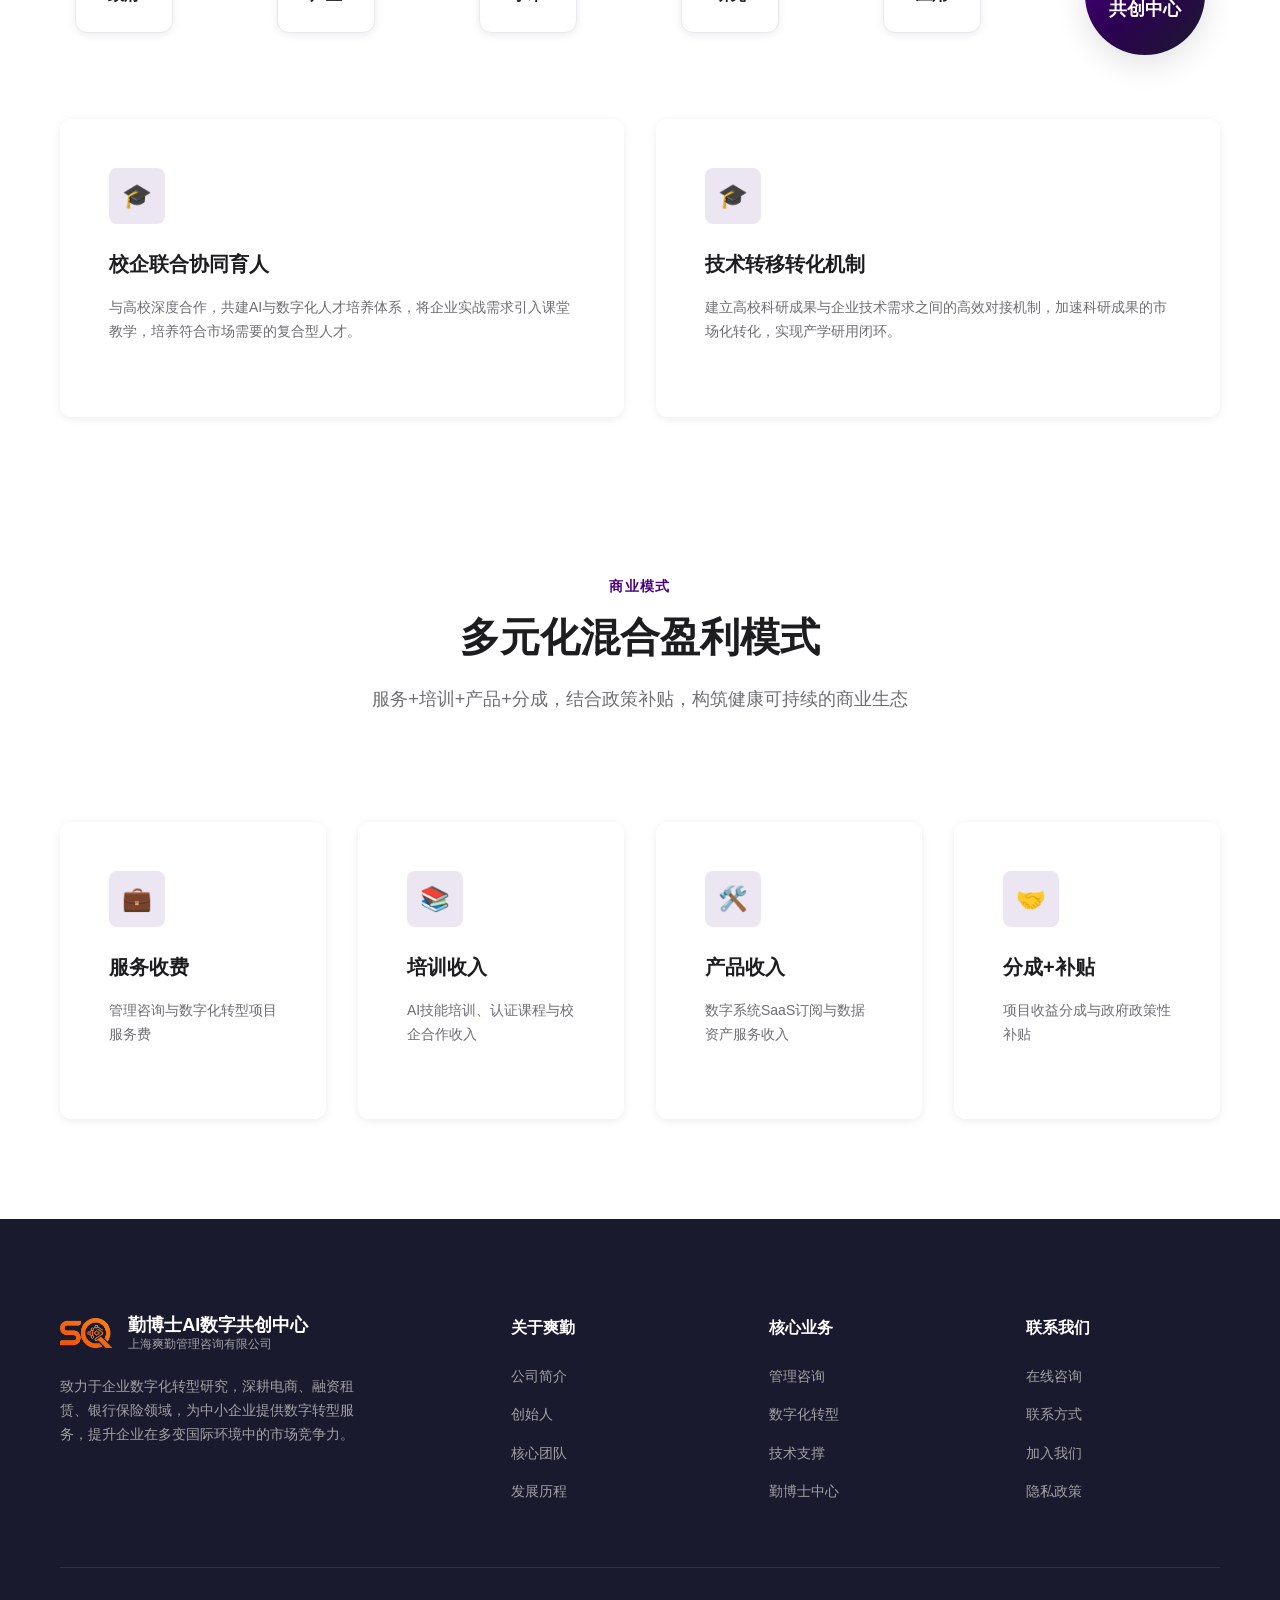
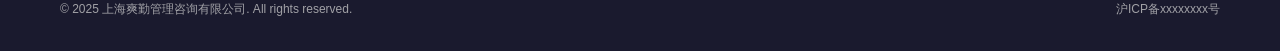
<file: shuangqin-website/qinboshi.html>
<!DOCTYPE html>
<html lang="zh-CN">
<head>
  <meta charset="UTF-8">
  <meta name="viewport" content="width=device-width, initial-scale=1.0">
  <meta name="description" content="勤博士AI数字共创中心 — 用AI+数字化赋能中小企业，双轮驱动模式，构建政产学研用协同创新生态。">
  <title>勤博士AI数字共创中心 — 上海爽勤</title>
  <link rel="stylesheet" href="assets/css/reset.css">
  <link rel="stylesheet" href="assets/css/variables.css">
  <link rel="stylesheet" href="assets/css/layout.css">
  <link rel="stylesheet" href="assets/css/components.css">
  <link rel="stylesheet" href="assets/css/animations.css">
  <link rel="stylesheet" href="assets/css/responsive.css">
</head>
<body>

<div id="nav-container"></div>

<section class="page-banner">
  <div class="container">
    <h1 class="page-banner-title fade-in-up">勤博士AI数字共创中心</h1>
    <p class="page-banner-subtitle fade-in-up stagger-1">用AI+数字化赋能中小企业高质量发展</p>
  </div>
</section>

<!-- 核心使命 -->
<section class="section" id="mission">
  <div class="container container-narrow">
    <div class="section-header fade-in-up">
      <span class="section-label">核心使命</span>
      <h2 class="section-title">深度契合国家战略，聚焦中小企业数字化转型与AI人才培养的双重痛点</h2>
    </div>
    <div id="qinboshi-mission-container" class="fade-in-up stagger-1"></div>
  </div>
</section>

<!-- 双轮驱动 -->
<section class="section section-primary" id="dual-drive">
  <div class="container">
    <div class="section-header fade-in-up">
      <span class="section-label">商业模式</span>
      <h2 class="section-title">To B + To C 双轮驱动</h2>
      <p class="section-subtitle">企业与个人双轨并行，形成可持续的业务闭环</p>
    </div>
    <div class="dual-drive fade-in-up stagger-1" id="dual-drive-container"></div>
  </div>
</section>

<!-- 三步走战略 -->
<section class="section" id="strategy">
  <div class="container">
    <div class="section-header fade-in-up">
      <span class="section-label">发展战略</span>
      <h2 class="section-title">三步走战略规划</h2>
      <p class="section-subtitle">从区域标杆到全国性平台，最终构建AI+数字化人才与企业需求的精准匹配生态</p>
    </div>
    <div class="timeline" id="timeline-container"></div>
  </div>
</section>

<!-- 政产学研用 -->
<section class="section section-gray" id="ecosystem">
  <div class="container">
    <div class="section-header fade-in-up">
      <span class="section-label">协同创新</span>
      <h2 class="section-title">政产学研用五位一体</h2>
      <p class="section-subtitle">打破高校科研与企业需求之间的壁垒，构建协同创新生态</p>
    </div>
    <div class="eco-system fade-in-up" id="ecosystem-container"></div>
    <div class="grid grid-2 fade-in-up stagger-1" style="margin-top:var(--spacing-2xl);" id="ecosystem-cards-container"></div>
  </div>
</section>

<!-- 盈利模式 -->
<section class="section" id="business-model">
  <div class="container">
    <div class="section-header fade-in-up">
      <span class="section-label">商业模式</span>
      <h2 class="section-title">多元化混合盈利模式</h2>
      <p class="section-subtitle">服务+培训+产品+分成，结合政策补贴，构筑健康可持续的商业生态</p>
    </div>
    <div class="grid grid-4" id="business-model-container"></div>
  </div>
</section>

<div id="footer-container"></div>

<script src="assets/js/data-loader.js"></script>
<script src="assets/js/renderer.js"></script>
<script src="assets/js/dynamic-bg.js"></script>
<script src="assets/js/theme-switcher.js"></script>
<script src="assets/js/main.js"></script>
<script src="assets/js/animations.js"></script>
<script src="assets/js/form.js"></script>
<script>
document.addEventListener('DOMContentLoaded', function() {
  Renderer.initPage(function(data) {
    Renderer.renderQinboshiMission(data);
    Renderer.renderDualDrive(data);
    Renderer.renderTimeline(data);
    Renderer.renderEcosystem(data);
    Renderer.renderEcosystemCards(data);
    Renderer.renderBusinessModel(data);
  });
});
</script>
  <script src="assets/js/chat-widget.js"></script>
</body>
</html>
</file>
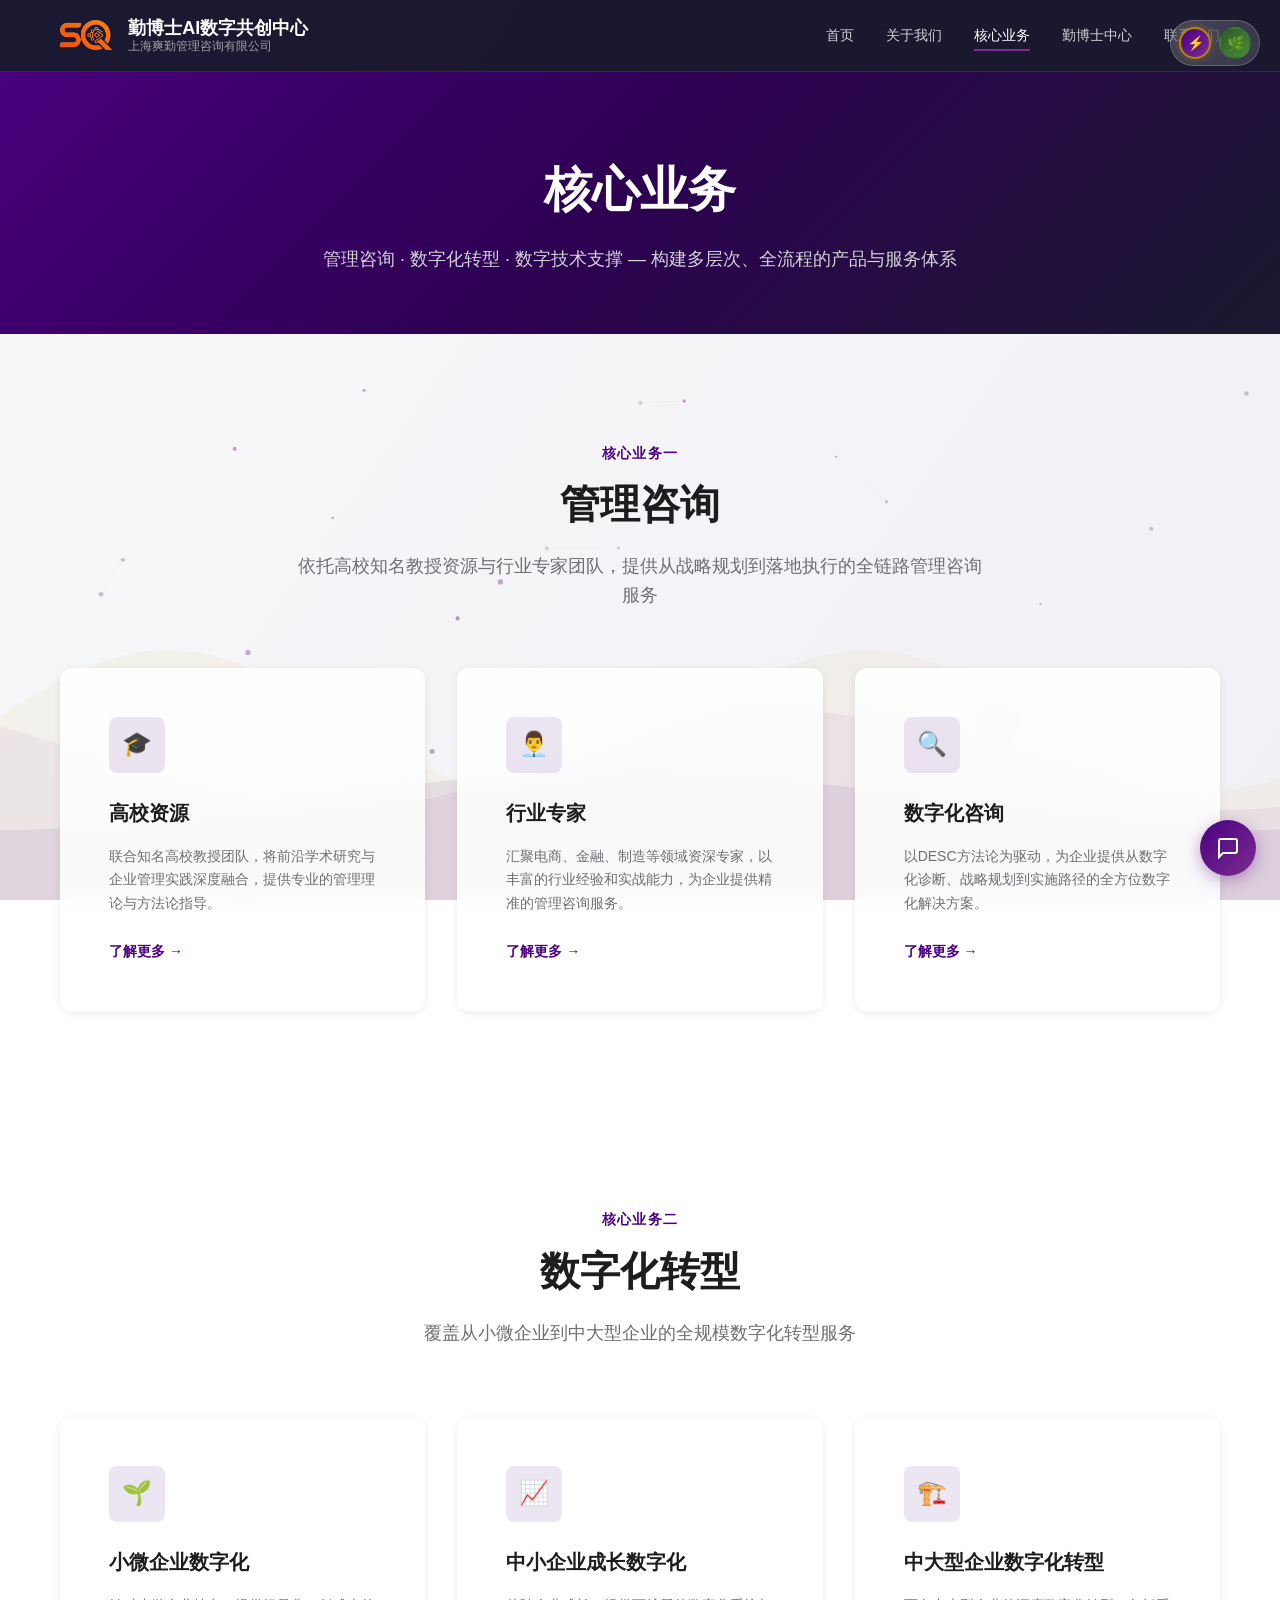
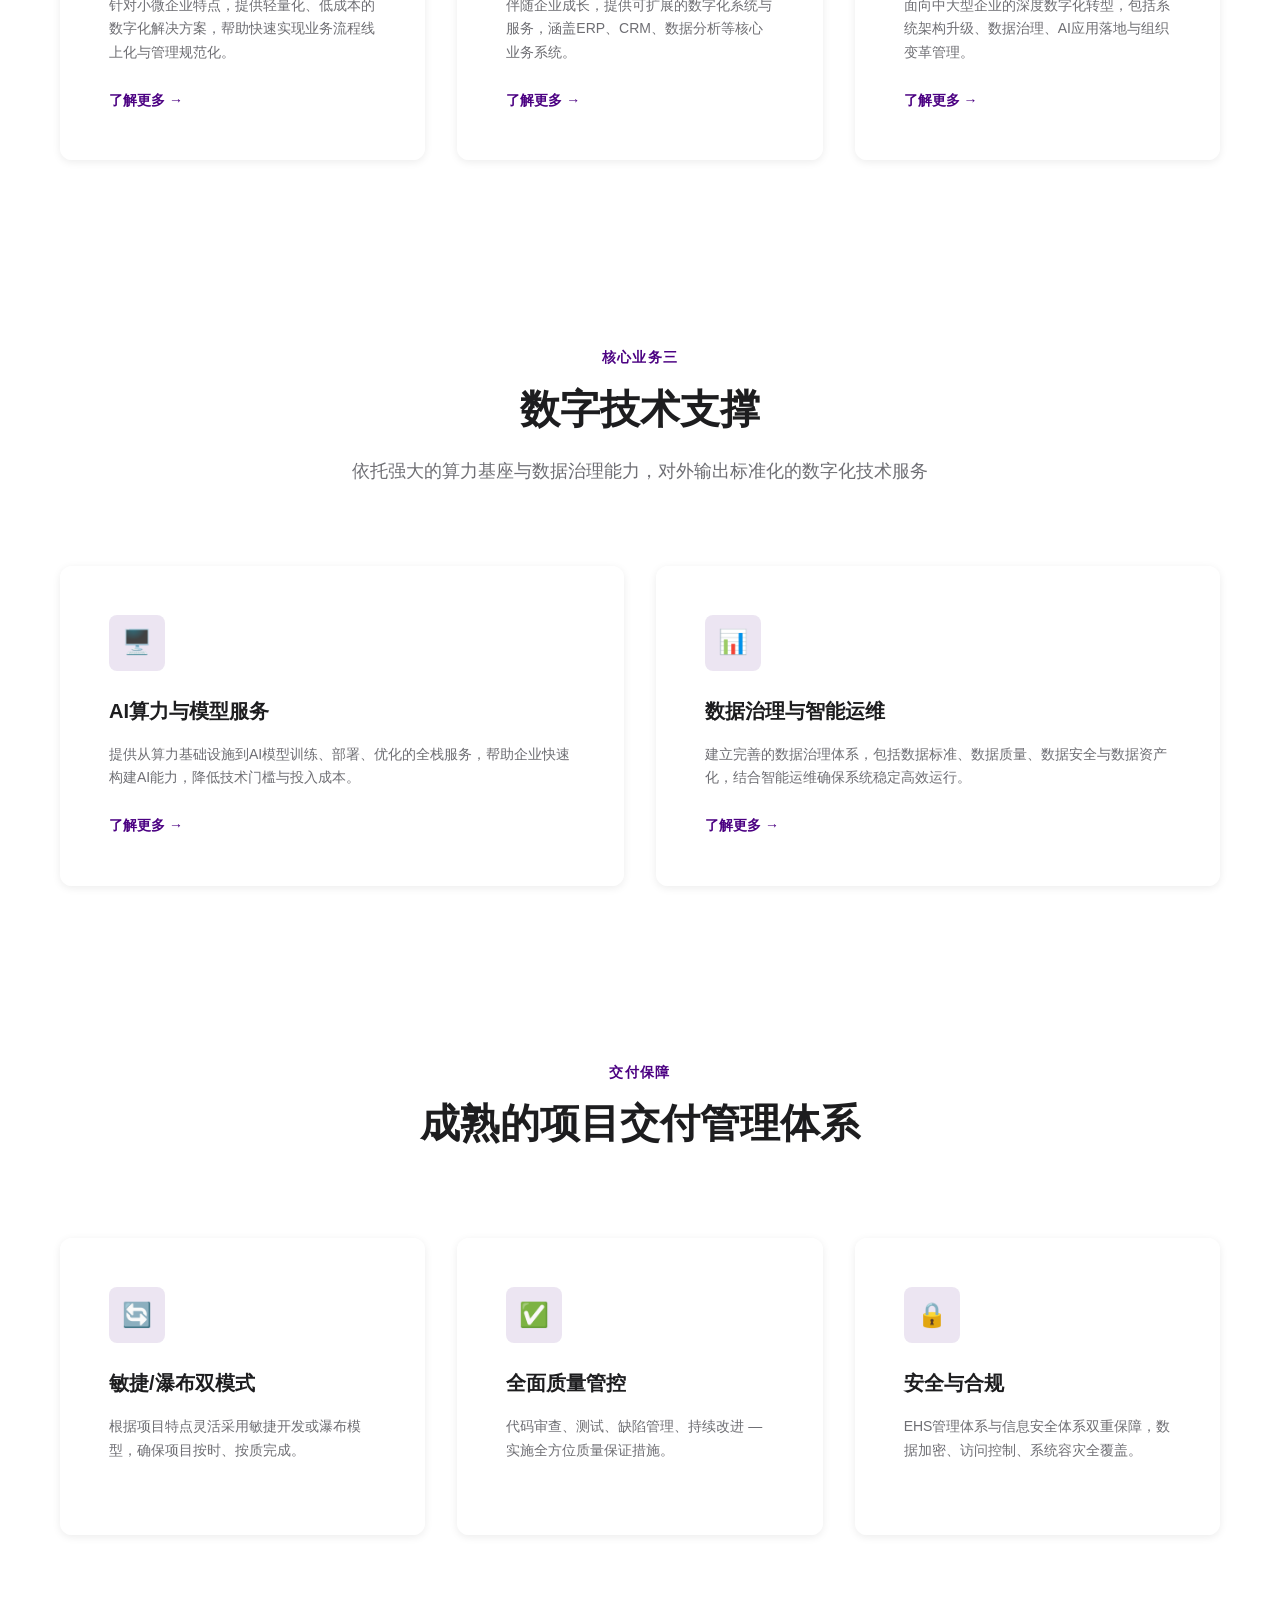
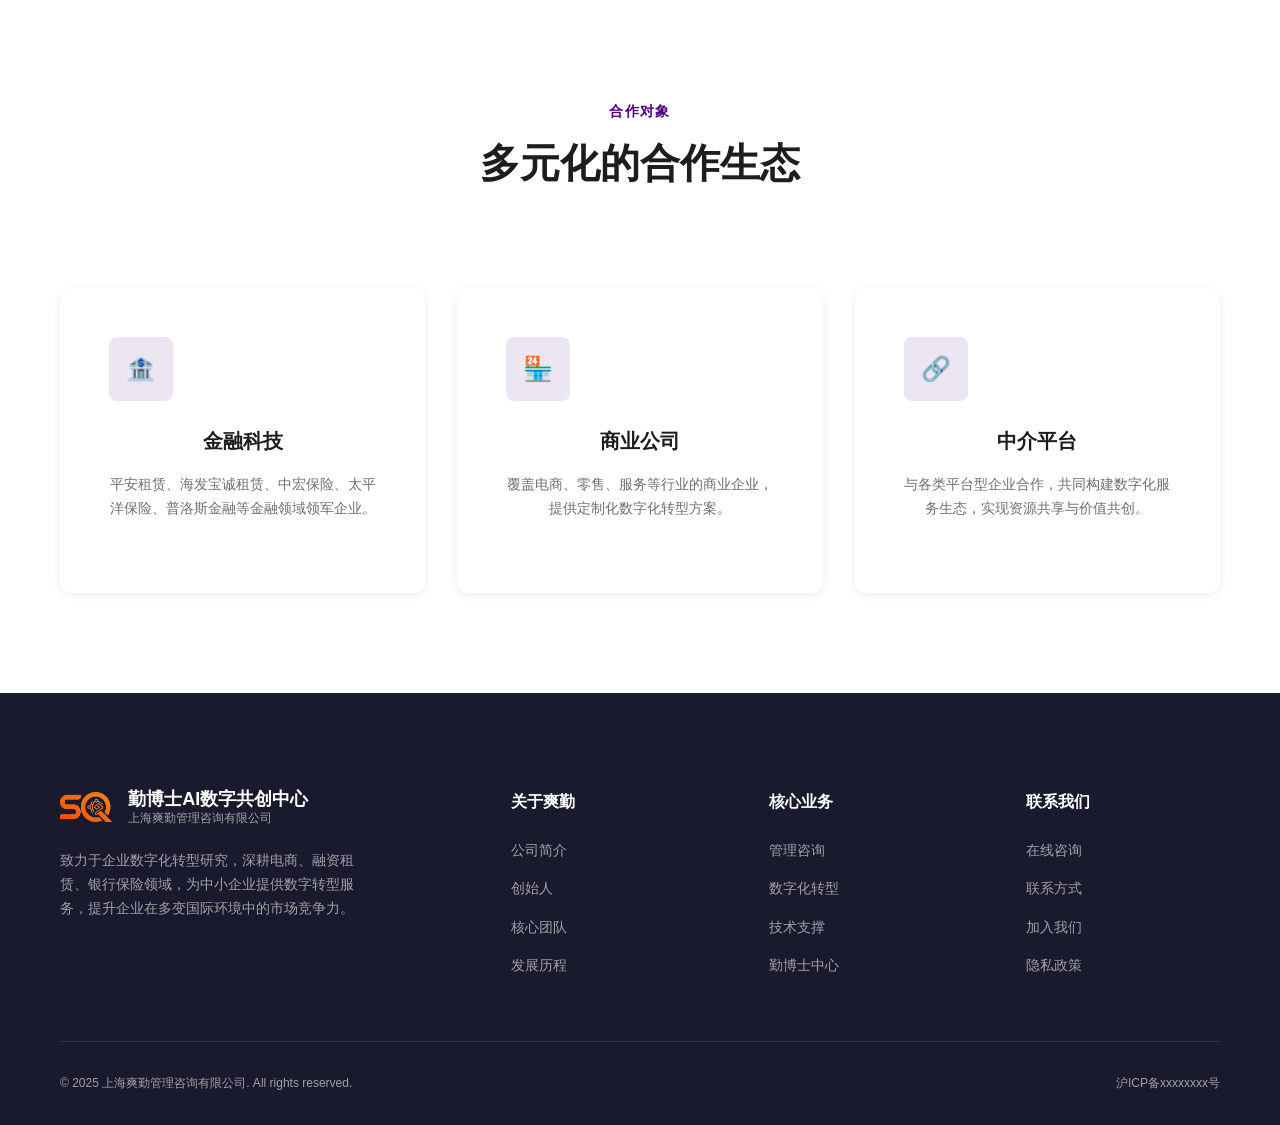
<file: shuangqin-website/services.html>
<!DOCTYPE html>
<html lang="zh-CN">
<head>
  <meta charset="UTF-8">
  <meta name="viewport" content="width=device-width, initial-scale=1.0">
  <meta name="description" content="上海爽勤核心业务 — 管理咨询、数字化转型、数字技术支撑，为企业提供全方位数字化服务。">
  <title>核心业务 — 上海爽勤 | 勤博士AI数字共创中心</title>
  <link rel="stylesheet" href="assets/css/reset.css">
  <link rel="stylesheet" href="assets/css/variables.css">
  <link rel="stylesheet" href="assets/css/layout.css">
  <link rel="stylesheet" href="assets/css/components.css">
  <link rel="stylesheet" href="assets/css/animations.css">
  <link rel="stylesheet" href="assets/css/responsive.css">
</head>
<body>

<div id="nav-container"></div>

<section class="page-banner">
  <div class="container">
    <h1 class="page-banner-title fade-in-up">核心业务</h1>
    <p class="page-banner-subtitle fade-in-up stagger-1">管理咨询 · 数字化转型 · 数字技术支撑 — 构建多层次、全流程的产品与服务体系</p>
  </div>
</section>

<!-- 管理咨询 -->
<section class="section" id="consulting">
  <div class="container">
    <div class="section-header fade-in-up">
      <span class="section-label">核心业务一</span>
      <h2 class="section-title">管理咨询</h2>
      <p class="section-subtitle">依托高校知名教授资源与行业专家团队，提供从战略规划到落地执行的全链路管理咨询服务</p>
    </div>
    <div class="grid grid-3" id="consulting-items-container"></div>
  </div>
</section>

<!-- 数字化转型 -->
<section class="section section-gray" id="digital">
  <div class="container">
    <div class="section-header fade-in-up">
      <span class="section-label">核心业务二</span>
      <h2 class="section-title">数字化转型</h2>
      <p class="section-subtitle">覆盖从小微企业到中大型企业的全规模数字化转型服务</p>
    </div>
    <div class="grid grid-3" id="digital-items-container"></div>
  </div>
</section>

<!-- 技术支撑 -->
<section class="section" id="tech">
  <div class="container">
    <div class="section-header fade-in-up">
      <span class="section-label">核心业务三</span>
      <h2 class="section-title">数字技术支撑</h2>
      <p class="section-subtitle">依托强大的算力基座与数据治理能力，对外输出标准化的数字化技术服务</p>
    </div>
    <div class="grid grid-2" id="tech-items-container"></div>
  </div>
</section>

<!-- 交付管理 -->
<section class="section section-gray" id="delivery">
  <div class="container">
    <div class="section-header fade-in-up">
      <span class="section-label">交付保障</span>
      <h2 class="section-title">成熟的项目交付管理体系</h2>
    </div>
    <div class="grid grid-3" id="delivery-container"></div>
  </div>
</section>

<!-- 合作对象 -->
<section class="section" id="partners">
  <div class="container">
    <div class="section-header fade-in-up">
      <span class="section-label">合作对象</span>
      <h2 class="section-title">多元化的合作生态</h2>
    </div>
    <div class="grid grid-3" id="partners-container"></div>
  </div>
</section>

<div id="footer-container"></div>

<script src="assets/js/data-loader.js"></script>
<script src="assets/js/renderer.js"></script>
<script src="assets/js/dynamic-bg.js"></script>
<script src="assets/js/theme-switcher.js"></script>
<script src="assets/js/main.js"></script>
<script src="assets/js/animations.js"></script>
<script src="assets/js/form.js"></script>
<script>
document.addEventListener('DOMContentLoaded', function() {
  Renderer.initPage(function(data) {
    // 渲染管理咨询子项卡片
    if (data.coreBusinesses && data.coreBusinesses[0] && data.coreBusinesses[0].details) {
      Renderer.renderCards('consulting-items-container', data.coreBusinesses[0].details.items, 'sub', 'management-consulting');
    }
    // 渲染数字化转型子项卡片
    if (data.coreBusinesses && data.coreBusinesses[1] && data.coreBusinesses[1].details) {
      Renderer.renderCards('digital-items-container', data.coreBusinesses[1].details.items, 'sub', 'digital-transformation');
    }
    // 渲染技术支撑子项卡片
    if (data.coreBusinesses && data.coreBusinesses[2] && data.coreBusinesses[2].details) {
      Renderer.renderCards('tech-items-container', data.coreBusinesses[2].details.items, 'sub', 'ai-tech-support');
    }
    Renderer.renderDelivery(data);
    Renderer.renderPartners(data);
  });
});
</script>
  <script src="assets/js/chat-widget.js"></script>
</body>
</html>
</file>
<file: assets/css/variables.css>
/* CSS Design Tokens - 双主题系统 */

/* ==================== 基础变量（不随主题变化） ==================== */
:root {
  /* Typography */
  --font-sans: 'PingFang SC', 'Microsoft YaHei', 'Hiragino Sans GB', 'Helvetica Neue', Arial, sans-serif;
  --font-size-xs: 0.75rem;
  --font-size-sm: 0.875rem;
  --font-size-base: 1rem;
  --font-size-lg: 1.125rem;
  --font-size-xl: 1.25rem;
  --font-size-2xl: 1.5rem;
  --font-size-3xl: 2rem;
  --font-size-4xl: 2.5rem;
  --font-size-5xl: 3rem;
  --font-size-6xl: 3.75rem;

  /* Spacing */
  --spacing-xs: 0.5rem;
  --spacing-sm: 1rem;
  --spacing-md: 1.5rem;
  --spacing-lg: 2rem;
  --spacing-xl: 3rem;
  --spacing-2xl: 4rem;
  --spacing-3xl: 6rem;
  --spacing-4xl: 8rem;

  /* Borders */
  --border-radius-sm: 6px;
  --border-radius: 8px;
  --border-radius-lg: 12px;
  --border-radius-xl: 16px;
  --border-radius-full: 50%;

  /* Transitions */
  --transition-fast: 0.2s cubic-bezier(0.4, 0, 0.2, 1);
  --transition: 0.3s cubic-bezier(0.4, 0, 0.2, 1);
  --transition-slow: 0.5s cubic-bezier(0.4, 0, 0.2, 1);

  /* Layout */
  --max-width: 1200px;
  --max-width-narrow: 900px;
  --nav-height: 72px;
  --section-padding: 100px;
}

/* ==================== 主题1：深紫科技风（默认） ==================== */
[data-theme="purple"],
:root:not([data-theme]) {
  /* Primary Palette */
  --color-primary: #4B0082;
  --color-primary-dark: #2D0052;
  --color-primary-light: #7B2D8E;
  --color-primary-gradient: linear-gradient(135deg, #4B0082 0%, #2D0052 50%, #1a1a2e 100%);
  --color-secondary: #1a1a2e;
  --color-accent: #b8860b;
  --color-accent-light: #d4a843;

  /* Neutrals */
  --color-white: #ffffff;
  --color-gray-50: #f8f9fa;
  --color-gray-100: #f5f5f7;
  --color-gray-200: #e8e8ed;
  --color-gray-300: #d2d2d7;
  --color-gray-400: #a1a1a6;
  --color-gray-500: #86868b;
  --color-gray-600: #6e6e73;
  --color-gray-700: #48484d;
  --color-gray-800: #1d1d1f;
  --color-black: #000000;

  /* Shadows */
  --shadow-sm: 0 2px 8px rgba(0,0,0,0.08);
  --shadow-md: 0 4px 16px rgba(0,0,0,0.1);
  --shadow-lg: 0 8px 32px rgba(0,0,0,0.12);
  --shadow-xl: 0 16px 48px rgba(0,0,0,0.16);

  /* Theme-specific decorative */
  --theme-particle-color: rgba(184, 134, 11, 0.3);
  --theme-glow-color: rgba(184, 134, 11, 0.15);
  --theme-border-glow: linear-gradient(135deg, rgba(75, 0, 130, 0.3), rgba(184, 134, 11, 0.3), rgba(75, 0, 130, 0.3));
  --theme-card-hover-bg: linear-gradient(135deg, rgba(75, 0, 130, 0.05), rgba(123, 45, 142, 0.05));
  --theme-timeline-line: linear-gradient(to bottom, var(--color-primary), var(--color-accent));
  --theme-hero-overlay: radial-gradient(ellipse at 20% 50%, rgba(123, 45, 142, 0.3) 0%, transparent 50%),
                        radial-gradient(ellipse at 80% 20%, rgba(75, 0, 130, 0.3) 0%, transparent 50%),
                        radial-gradient(ellipse at 50% 80%, rgba(26, 26, 46, 0.5) 0%, transparent 50%);
}

/* ==================== 主题2：绿色自然古风 ==================== */
[data-theme="nature"] {
  /* Primary Palette - 墨绿+竹青 */
  --color-primary: #2d5a27;
  --color-primary-dark: #1a3a15;
  --color-primary-light: #4a8a3f;
  --color-primary-gradient: linear-gradient(135deg, #2d5a27 0%, #1a3a15 50%, #0f2810 100%);
  --color-secondary: #1e2e1a;
  --color-accent: #c4956a;
  --color-accent-light: #d4b896;

  /* Neutrals - 暖白米色调 */
  --color-white: #faf8f3;
  --color-gray-50: #f5f2eb;
  --color-gray-100: #ede8de;
  --color-gray-200: #ddd5c5;
  --color-gray-300: #c4b9a5;
  --color-gray-400: #a89a82;
  --color-gray-500: #8a7d68;
  --color-gray-600: #6e6350;
  --color-gray-700: #4a4236;
  --color-gray-800: #2c2820;
  --color-black: #1a1712;

  /* Shadows - 更柔和的阴影 */
  --shadow-sm: 0 2px 8px rgba(26, 23, 18, 0.06);
  --shadow-md: 0 4px 16px rgba(26, 23, 18, 0.08);
  --shadow-lg: 0 8px 32px rgba(26, 23, 18, 0.1);
  --shadow-xl: 0 16px 48px rgba(26, 23, 18, 0.12);

  /* Theme-specific decorative */
  --theme-particle-color: rgba(196, 149, 106, 0.3);
  --theme-glow-color: rgba(196, 149, 106, 0.15);
  --theme-border-glow: linear-gradient(135deg, rgba(45, 90, 39, 0.3), rgba(196, 149, 106, 0.3), rgba(45, 90, 39, 0.3));
  --theme-card-hover-bg: linear-gradient(135deg, rgba(45, 90, 39, 0.05), rgba(74, 138, 63, 0.05));
  --theme-timeline-line: linear-gradient(to bottom, var(--color-primary), var(--color-accent));
  --theme-hero-overlay: radial-gradient(ellipse at 20% 50%, rgba(74, 138, 63, 0.25) 0%, transparent 50%),
                        radial-gradient(ellipse at 80% 20%, rgba(45, 90, 39, 0.25) 0%, transparent 50%),
                        radial-gradient(ellipse at 50% 80%, rgba(15, 40, 16, 0.4) 0%, transparent 50%);
}
</file>
<file: assets/css/layout.css>
/* Layout System */
body {
  font-family: var(--font-sans);
  font-size: var(--font-size-base);
  color: var(--color-gray-800);
  background: var(--color-white);
  overflow-x: hidden;
}

.container {
  width: 100%;
  max-width: var(--max-width);
  margin: 0 auto;
  padding: 0 20px;
}

.container-narrow {
  max-width: var(--max-width-narrow);
}

/* Section */
.section {
  padding: var(--section-padding) 0;
}

.section-dark {
  background: var(--color-secondary);
  color: var(--color-white);
}

.section-gray {
  background: var(--color-gray-50);
}

.section-primary {
  background: var(--color-primary-gradient);
  color: var(--color-white);
}

/* Section Title */
.section-header {
  text-align: center;
  margin-bottom: var(--spacing-2xl);
}

.section-label {
  display: inline-block;
  font-size: var(--font-size-sm);
  font-weight: 600;
  letter-spacing: 0.1em;
  text-transform: uppercase;
  color: var(--color-primary);
  margin-bottom: var(--spacing-sm);
}

.section-dark .section-label {
  color: var(--color-accent-light);
}

.section-title {
  font-size: var(--font-size-4xl);
  font-weight: 700;
  line-height: 1.2;
  margin-bottom: var(--spacing-md);
  color: var(--color-gray-800);
}

.section-dark .section-title,
.section-primary .section-title {
  color: var(--color-white);
}

.section-subtitle {
  font-size: var(--font-size-lg);
  color: var(--color-gray-600);
  max-width: 700px;
  margin: 0 auto;
}

.section-dark .section-subtitle,
.section-primary .section-subtitle {
  color: var(--color-gray-300);
}

/* Grid */
.grid {
  display: grid;
  gap: var(--spacing-lg);
}

.grid-2 {
  grid-template-columns: repeat(2, 1fr);
}

.grid-3 {
  grid-template-columns: repeat(3, 1fr);
}

.grid-4 {
  grid-template-columns: repeat(4, 1fr);
}

.grid-6 {
  grid-template-columns: repeat(6, 1fr);
}

/* Flex helpers */
.flex {
  display: flex;
}

.flex-col {
  flex-direction: column;
}

.flex-center {
  display: flex;
  align-items: center;
  justify-content: center;
}

.flex-between {
  display: flex;
  align-items: center;
  justify-content: space-between;
}

/* Spacing utilities */
.mt-1 { margin-top: var(--spacing-sm); }
.mt-2 { margin-top: var(--spacing-md); }
.mt-3 { margin-top: var(--spacing-xl); }
.mb-1 { margin-bottom: var(--spacing-sm); }
.mb-2 { margin-bottom: var(--spacing-md); }
.mb-3 { margin-bottom: var(--spacing-xl); }
.text-center { text-align: center; }
</file>
<file: assets/css/components.css>
/* Components CSS */

/* ===== Theme Switcher ===== */
.theme-switcher {
  position: fixed;
  top: 20px;
  right: 20px;
  z-index: 10001;
  display: flex;
  align-items: center;
  gap: 8px;
  background: rgba(255,255,255,0.15);
  backdrop-filter: blur(20px);
  -webkit-backdrop-filter: blur(20px);
  border: 1px solid rgba(255,255,255,0.2);
  border-radius: 50px;
  padding: 6px 8px;
  transition: var(--transition);
}

.theme-switcher:hover {
  background: rgba(255,255,255,0.25);
}

.theme-btn {
  width: 32px;
  height: 32px;
  border-radius: 50%;
  border: 2px solid transparent;
  cursor: pointer;
  transition: var(--transition-fast);
  display: flex;
  align-items: center;
  justify-content: center;
  font-size: 14px;
  position: relative;
}

.theme-btn:hover {
  transform: scale(1.15);
}

.theme-btn.active {
  border-color: var(--color-accent);
  box-shadow: 0 0 10px rgba(184, 134, 11, 0.4);
}

[data-theme="nature"] .theme-btn.active {
  border-color: var(--color-accent);
  box-shadow: 0 0 10px rgba(196, 149, 106, 0.4);
}

.theme-btn-purple {
  background: linear-gradient(135deg, #4B0082, #7B2D8E);
}

.theme-btn-nature {
  background: linear-gradient(135deg, #2d5a27, #4a8a3f);
}

/* ===== Navigation ===== */
.nav {
  position: fixed;
  top: 0;
  left: 0;
  right: 0;
  z-index: 1000;
  height: var(--nav-height);
  background: rgba(26, 26, 46, 0.95);
  backdrop-filter: blur(20px);
  -webkit-backdrop-filter: blur(20px);
  transition: var(--transition);
  border-bottom: 1px solid rgba(255,255,255,0.08);
}

.nav.scrolled {
  background: rgba(26, 26, 46, 0.98);
  box-shadow: 0 2px 20px rgba(0,0,0,0.3);
}

.nav-inner {
  display: flex;
  align-items: center;
  justify-content: space-between;
  height: 100%;
  max-width: var(--max-width);
  margin: 0 auto;
  padding: 0 20px;
}

.nav-logo {
  display: flex;
  align-items: center;
  gap: var(--spacing-sm);
  font-size: var(--font-size-xl);
  font-weight: 700;
  color: var(--color-white);
  white-space: nowrap;
}

.nav-logo-img {
  height: 30px;
  width: auto;
  object-fit: contain;
  flex-shrink: 0;
  vertical-align: middle;
}

.nav-logo-icon {
  width: 40px;
  height: 40px;
  background: var(--color-primary-gradient);
  border-radius: var(--border-radius);
  display: flex;
  align-items: center;
  justify-content: center;
  font-size: var(--font-size-lg);
  color: var(--color-white);
  flex-shrink: 0;
}

.nav-logo-text {
  display: flex;
  flex-direction: column;
  line-height: 1.2;
}

.nav-logo-main {
  font-size: var(--font-size-lg);
}

.nav-logo-sub {
  font-size: var(--font-size-xs);
  color: var(--color-gray-400);
  font-weight: 400;
}

.nav-menu {
  display: flex;
  align-items: center;
  gap: var(--spacing-lg);
}

.nav-link {
  color: var(--color-gray-300);
  font-size: var(--font-size-sm);
  font-weight: 500;
  transition: var(--transition-fast);
  position: relative;
}

.nav-link:hover,
.nav-link.active {
  color: var(--color-white);
}

.nav-link::after {
  content: '';
  position: absolute;
  bottom: -4px;
  left: 0;
  width: 0;
  height: 2px;
  background: var(--color-primary-light);
  transition: var(--transition-fast);
}

.nav-link:hover::after,
.nav-link.active::after {
  width: 100%;
}

/* Nav CTA Button */
.btn {
  display: inline-flex;
  align-items: center;
  gap: var(--spacing-xs);
  padding: 10px 24px;
  font-size: var(--font-size-sm);
  font-weight: 600;
  border-radius: var(--border-radius);
  transition: var(--transition);
  white-space: nowrap;
}

.btn-primary {
  background: var(--color-primary);
  color: var(--color-white);
  border: 2px solid var(--color-primary);
}

.btn-primary:hover {
  background: var(--color-primary-light);
  border-color: var(--color-primary-light);
  transform: translateY(-2px);
  box-shadow: var(--shadow-md);
}

.btn-outline {
  background: transparent;
  color: var(--color-white);
  border: 2px solid var(--color-white);
}

.btn-outline:hover {
  background: var(--color-white);
  color: var(--color-primary);
  transform: translateY(-2px);
}

.btn-outline-dark {
  background: transparent;
  color: var(--color-primary);
  border: 2px solid var(--color-primary);
}

.btn-outline-dark:hover {
  background: var(--color-primary);
  color: var(--color-white);
}

.btn-lg {
  padding: 14px 32px;
  font-size: var(--font-size-base);
}

.btn-gold {
  background: var(--color-accent);
  color: var(--color-white);
  border: 2px solid var(--color-accent);
}

.btn-gold:hover {
  background: var(--color-accent-light);
  border-color: var(--color-accent-light);
  transform: translateY(-2px);
  box-shadow: var(--shadow-md);
}

/* Mobile Menu Toggle */
.nav-toggle {
  display: none;
  flex-direction: column;
  gap: 5px;
  cursor: pointer;
  padding: 4px;
}

.nav-toggle span {
  display: block;
  width: 24px;
  height: 2px;
  background: var(--color-white);
  transition: var(--transition);
  border-radius: 2px;
}

.nav-toggle.active span:nth-child(1) {
  transform: rotate(45deg) translate(5px, 5px);
}

.nav-toggle.active span:nth-child(2) {
  opacity: 0;
}

.nav-toggle.active span:nth-child(3) {
  transform: rotate(-45deg) translate(5px, -5px);
}

/* ===== Hero ===== */
.hero {
  min-height: 100vh;
  display: flex;
  align-items: center;
  justify-content: center;
  background: var(--color-primary-gradient);
  position: relative;
  overflow: hidden;
  padding-top: var(--nav-height);
}

.hero::before {
  content: '';
  position: absolute;
  inset: 0;
  background: var(--theme-hero-overlay);
  pointer-events: none;
}

.hero-particles {
  position: absolute;
  inset: 0;
  overflow: hidden;
}

.hero-particle {
  position: absolute;
  width: 2px;
  height: 2px;
  background: rgba(255,255,255,0.3);
  border-radius: 50%;
  animation: float 6s infinite ease-in-out;
}

.hero-content {
  position: relative;
  z-index: 1;
  text-align: center;
  max-width: 900px;
  padding: 0 20px;
}

.hero-badge {
  display: inline-block;
  padding: 6px 16px;
  background: rgba(255,255,255,0.1);
  border: 1px solid rgba(255,255,255,0.2);
  border-radius: 50px;
  font-size: var(--font-size-sm);
  color: var(--color-gray-200);
  margin-bottom: var(--spacing-lg);
  backdrop-filter: blur(10px);
}

.hero-title {
  font-size: var(--font-size-6xl);
  font-weight: 800;
  line-height: 1.15;
  color: var(--color-white);
  margin-bottom: var(--spacing-md);
  letter-spacing: -0.02em;
}

.hero-title span {
  background: linear-gradient(135deg, var(--color-accent-light), #ffd700);
  -webkit-background-clip: text;
  -webkit-text-fill-color: transparent;
  background-clip: text;
}

.hero-subtitle {
  font-size: var(--font-size-xl);
  color: var(--color-gray-300);
  margin-bottom: var(--spacing-xl);
  line-height: 1.6;
}

.hero-actions {
  display: flex;
  gap: var(--spacing-md);
  justify-content: center;
  flex-wrap: wrap;
}

/* ===== Stats Bar ===== */
.stats-bar {
  display: grid;
  grid-template-columns: repeat(4, 1fr);
  gap: var(--spacing-lg);
}

.stat-card {
  text-align: center;
  padding: var(--spacing-xl) var(--spacing-md);
  background: var(--color-white);
  border-radius: var(--border-radius-lg);
  box-shadow: var(--shadow-sm);
  transition: var(--transition);
}

.stat-card:hover {
  transform: translateY(-4px);
  box-shadow: var(--shadow-lg);
}

.stat-icon {
  width: 56px;
  height: 56px;
  margin: 0 auto var(--spacing-md);
  background: var(--color-gray-100);
  border-radius: var(--border-radius);
  display: flex;
  align-items: center;
  justify-content: center;
  font-size: 24px;
}

.stat-number {
  font-size: var(--font-size-4xl);
  font-weight: 800;
  color: var(--color-primary);
  line-height: 1;
  margin-bottom: var(--spacing-xs);
}

.stat-label {
  font-size: var(--font-size-sm);
  color: var(--color-gray-600);
}

/* ===== Card ===== */
.card {
  background: var(--color-white);
  border-radius: var(--border-radius-lg);
  padding: var(--spacing-xl);
  box-shadow: var(--shadow-sm);
  transition: var(--transition);
  border: 1px solid var(--color-gray-200);
  display: flex;
  flex-direction: column;
  position: relative;
  overflow: hidden;
  transform-style: preserve-3d;
}

.card:hover {
  box-shadow: var(--shadow-lg);
  border-color: var(--color-primary-light);
}

.card-icon {
  width: 56px;
  height: 56px;
  background: var(--color-gray-100);
  border-radius: var(--border-radius);
  display: flex;
  align-items: center;
  justify-content: center;
  font-size: 24px;
  margin-bottom: var(--spacing-md);
  flex-shrink: 0;
  transition: transform 0.3s ease, background 0.3s ease;
}

.card:hover .card-icon {
  transform: scale(1.1) rotate(5deg);
  background: linear-gradient(135deg, rgba(75, 0, 130, 0.15), rgba(184, 134, 11, 0.15));
}

.card-icon.purple {
  background: rgba(75, 0, 130, 0.1);
  color: var(--color-primary);
}

.card-title {
  font-size: var(--font-size-xl);
  font-weight: 700;
  color: var(--color-gray-800);
  margin-bottom: var(--spacing-sm);
  transition: color 0.3s ease;
}

.card:hover .card-title {
  color: var(--color-primary);
}

.card-desc {
  font-size: var(--font-size-sm);
  color: var(--color-gray-600);
  line-height: 1.7;
  margin-bottom: var(--spacing-md);
  flex-grow: 1;
}

.card-link {
  font-size: var(--font-size-sm);
  font-weight: 600;
  color: var(--color-primary);
  display: inline-flex;
  align-items: center;
  gap: 4px;
  transition: var(--transition-fast);
}

.card-link:hover {
  color: var(--color-primary-light);
  gap: 8px;
}

/* ===== Client Logo Grid ===== */
.client-categories {
  display: flex;
  justify-content: center;
  gap: var(--spacing-sm);
  margin-bottom: var(--spacing-xl);
  flex-wrap: wrap;
}

.client-cat-btn {
  padding: 8px 20px;
  font-size: var(--font-size-sm);
  font-weight: 500;
  color: var(--color-gray-600);
  background: var(--color-gray-100);
  border-radius: 50px;
  transition: var(--transition-fast);
}

.client-cat-btn.active,
.client-cat-btn:hover {
  background: var(--color-primary);
  color: var(--color-white);
}

.client-grid {
  display: grid;
  grid-template-columns: repeat(4, 1fr);
  gap: var(--spacing-lg);
}

/* 动态客户卡片 - 悬停滑动效果 */
.client-item {
  position: relative;
  overflow: hidden;
  height: 120px;
  background: var(--color-white);
  border-radius: var(--border-radius);
  border: 1px solid var(--color-gray-200);
  transition: var(--transition);
  cursor: pointer;
}

.client-item:hover {
  border-color: var(--color-primary-light);
  box-shadow: var(--shadow-md);
  transform: translateY(-2px);
}

.client-item-inner {
  display: flex;
  align-items: center;
  width: 200%;
  height: 100%;
  transition: transform 0.5s cubic-bezier(0.4, 0, 0.2, 1);
}

.client-item:hover .client-item-inner {
  transform: translateX(-50%);
}

.client-item-front,
.client-item-back {
  width: 50%;
  height: 100%;
  display: flex;
  align-items: center;
  justify-content: center;
  flex-shrink: 0;
}

.client-item-front {
  gap: 0;
}

.client-item-back {
  background: linear-gradient(135deg, rgba(75, 0, 130, 0.05), rgba(123, 45, 142, 0.05));
}

.client-logo-img {
  width: 56px;
  height: 56px;
  object-fit: contain;
  border-radius: 8px;
  transition: transform 0.5s cubic-bezier(0.4, 0, 0.2, 1);
}

.client-item:hover .client-logo-img {
  transform: scale(0.9);
}

.client-logo-placeholder {
  width: 56px;
  height: 56px;
  border-radius: 50%;
  background: linear-gradient(135deg, #4B0082, #7B2D8E);
  color: #fff;
  display: flex;
  align-items: center;
  justify-content: center;
  font-size: 1.3rem;
  font-weight: 700;
  transition: transform 0.5s cubic-bezier(0.4, 0, 0.2, 1);
}

.client-item:hover .client-logo-placeholder {
  transform: scale(0.9);
}

.client-name {
  font-size: var(--font-size-lg);
  font-weight: 700;
  color: var(--color-primary);
  white-space: nowrap;
}

.client-name-sub {
  font-size: var(--font-size-sm);
  color: var(--color-gray-500);
  margin-top: 4px;
}

/* ===== Advantage Cards ===== */
.advantage-grid {
  display: grid;
  grid-template-columns: repeat(3, 1fr);
  gap: var(--spacing-lg);
}

.advantage-card {
  padding: var(--spacing-lg);
  background: rgba(255,255,255,0.05);
  border: 1px solid rgba(255,255,255,0.1);
  border-radius: var(--border-radius-lg);
  transition: var(--transition);
}

.advantage-card:hover {
  background: rgba(255,255,255,0.1);
  border-color: rgba(255,255,255,0.2);
  transform: translateY(-2px);
}

.advantage-icon {
  width: 48px;
  height: 48px;
  background: rgba(184, 134, 11, 0.2);
  border-radius: var(--border-radius);
  display: flex;
  align-items: center;
  justify-content: center;
  font-size: 20px;
  margin-bottom: var(--spacing-md);
  color: var(--color-accent-light);
}

.advantage-title {
  font-size: var(--font-size-lg);
  font-weight: 700;
  color: var(--color-white);
  margin-bottom: var(--spacing-xs);
}

.advantage-desc {
  font-size: var(--font-size-sm);
  color: var(--color-gray-400);
  line-height: 1.6;
}

/* ===== Timeline ===== */
.timeline {
  position: relative;
  padding: var(--spacing-lg) 0;
}

.timeline::before {
  content: '';
  position: absolute;
  left: 50%;
  top: 0;
  bottom: 0;
  width: 2px;
  background: var(--theme-timeline-line);
  transform: translateX(-50%);
}

.timeline-item {
  display: flex;
  align-items: flex-start;
  margin-bottom: var(--spacing-xl);
  position: relative;
}

.timeline-item:nth-child(odd) {
  flex-direction: row;
}

.timeline-item:nth-child(even) {
  flex-direction: row-reverse;
}

.timeline-dot {
  position: absolute;
  left: 50%;
  transform: translateX(-50%);
  width: 16px;
  height: 16px;
  background: var(--color-primary);
  border: 3px solid var(--color-white);
  border-radius: 50%;
  z-index: 1;
}

.timeline-content {
  width: 45%;
  padding: var(--spacing-lg);
  background: var(--color-white);
  border-radius: var(--border-radius-lg);
  box-shadow: var(--shadow-sm);
  border: 1px solid var(--color-gray-200);
}

.timeline-step {
  font-size: var(--font-size-sm);
  font-weight: 700;
  color: var(--color-primary);
  margin-bottom: var(--spacing-xs);
}

.timeline-title {
  font-size: var(--font-size-xl);
  font-weight: 700;
  margin-bottom: var(--spacing-sm);
}

.timeline-desc {
  font-size: var(--font-size-sm);
  color: var(--color-gray-600);
}

/* ===== Contact Form ===== */
.contact-grid {
  display: grid;
  grid-template-columns: 1fr 1fr;
  gap: var(--spacing-2xl);
}

.contact-info {
  display: flex;
  flex-direction: column;
  gap: var(--spacing-lg);
}

.contact-info-item {
  display: flex;
  gap: var(--spacing-md);
  align-items: flex-start;
}

.contact-info-icon {
  width: 48px;
  height: 48px;
  background: rgba(75, 0, 130, 0.1);
  border-radius: var(--border-radius);
  display: flex;
  align-items: center;
  justify-content: center;
  font-size: 20px;
  flex-shrink: 0;
  color: var(--color-primary);
}

.contact-info-title {
  font-size: var(--font-size-base);
  font-weight: 700;
  color: var(--color-gray-800);
  margin-bottom: 4px;
}

.contact-info-text {
  font-size: var(--font-size-sm);
  color: var(--color-gray-600);
}

.form-group {
  margin-bottom: var(--spacing-md);
}

.form-label {
  display: block;
  font-size: var(--font-size-sm);
  font-weight: 600;
  color: var(--color-gray-800);
  margin-bottom: 6px;
}

.form-input,
.form-textarea {
  width: 100%;
  padding: 12px 16px;
  font-size: var(--font-size-base);
  border: 1px solid var(--color-gray-300);
  border-radius: var(--border-radius);
  background: var(--color-white);
  transition: var(--transition-fast);
  color: var(--color-gray-800);
}

.form-input:focus,
.form-textarea:focus {
  outline: none;
  border-color: var(--color-primary);
  box-shadow: 0 0 0 3px rgba(75, 0, 130, 0.1);
}

.form-textarea {
  min-height: 120px;
  resize: vertical;
}

.form-row {
  display: grid;
  grid-template-columns: 1fr 1fr;
  gap: var(--spacing-md);
}

/* ===== Footer ===== */
.footer {
  background: var(--color-secondary);
  color: var(--color-gray-400);
  padding: var(--spacing-3xl) 0 var(--spacing-lg);
}

.footer-grid {
  display: grid;
  grid-template-columns: 2fr 1fr 1fr 1fr;
  gap: var(--spacing-2xl);
  margin-bottom: var(--spacing-2xl);
}

.footer-brand-desc {
  font-size: var(--font-size-sm);
  line-height: 1.7;
  margin-top: var(--spacing-md);
  max-width: 320px;
}

.footer-col-title {
  font-size: var(--font-size-base);
  font-weight: 700;
  color: var(--color-white);
  margin-bottom: var(--spacing-md);
}

.footer-links {
  display: flex;
  flex-direction: column;
  gap: var(--spacing-sm);
}

.footer-link {
  font-size: var(--font-size-sm);
  color: var(--color-gray-400);
  transition: var(--transition-fast);
}

.footer-link:hover {
  color: var(--color-white);
}

.footer-bottom {
  border-top: 1px solid rgba(255,255,255,0.1);
  padding-top: var(--spacing-lg);
  display: flex;
  justify-content: space-between;
  align-items: center;
  font-size: var(--font-size-xs);
  flex-wrap: wrap;
  gap: var(--spacing-sm);
}

/* ===== Page Banner ===== */
.page-banner {
  padding: calc(var(--nav-height) + 80px) 0 60px;
  background: var(--color-primary-gradient);
  text-align: center;
  color: var(--color-white);
}

.page-banner-title {
  font-size: var(--font-size-5xl);
  font-weight: 800;
  margin-bottom: var(--spacing-sm);
}

.page-banner-subtitle {
  font-size: var(--font-size-lg);
  color: var(--color-gray-300);
}

/* ===== Dual Drive ===== */
.dual-drive {
  display: grid;
  grid-template-columns: 1fr 1fr;
  gap: var(--spacing-2xl);
  align-items: center;
}

.drive-card {
  padding: var(--spacing-2xl);
  border-radius: var(--border-radius-xl);
  text-align: center;
}

.drive-card.business {
  background: linear-gradient(135deg, rgba(75, 0, 130, 0.1), rgba(75, 0, 130, 0.05));
  border: 1px solid rgba(75, 0, 130, 0.2);
}

[data-theme="nature"] .drive-card.business {
  background: linear-gradient(135deg, rgba(45, 90, 39, 0.1), rgba(45, 90, 39, 0.05));
  border: 1px solid rgba(45, 90, 39, 0.2);
}

.drive-card.consumer {
  background: linear-gradient(135deg, rgba(184, 134, 11, 0.1), rgba(184, 134, 11, 0.05));
  border: 1px solid rgba(184, 134, 11, 0.2);
}

[data-theme="nature"] .drive-card.consumer {
  background: linear-gradient(135deg, rgba(196, 149, 106, 0.1), rgba(196, 149, 106, 0.05));
  border: 1px solid rgba(196, 149, 106, 0.2);
}

.drive-label {
  font-size: var(--font-size-sm);
  font-weight: 700;
  text-transform: uppercase;
  letter-spacing: 0.1em;
  margin-bottom: var(--spacing-sm);
}

.drive-card.business .drive-label { color: var(--color-primary); }
.drive-card.consumer .drive-label { color: var(--color-accent); }

.drive-title {
  font-size: var(--font-size-2xl);
  font-weight: 700;
  margin-bottom: var(--spacing-md);
}

.drive-list {
  text-align: left;
  display: flex;
  flex-direction: column;
  gap: var(--spacing-sm);
}

.drive-list li {
  display: flex;
  align-items: center;
  gap: var(--spacing-sm);
  font-size: var(--font-size-sm);
  color: var(--color-gray-600);
}

.drive-list li::before {
  content: '✓';
  color: var(--color-primary);
  font-weight: 700;
}

/* ===== Eco System ===== */
.eco-system {
  display: flex;
  justify-content: center;
  align-items: center;
  gap: var(--spacing-lg);
  flex-wrap: wrap;
}

.eco-center {
  width: 120px;
  height: 120px;
  background: var(--color-primary-gradient);
  border-radius: var(--border-radius-full);
  display: flex;
  align-items: center;
  justify-content: center;
  font-weight: 700;
  font-size: var(--font-size-lg);
  color: var(--color-white);
  text-align: center;
  box-shadow: var(--shadow-lg);
}

.eco-node {
  padding: var(--spacing-md) var(--spacing-lg);
  background: var(--color-white);
  border: 1px solid var(--color-gray-200);
  border-radius: var(--border-radius-lg);
  font-weight: 600;
  color: var(--color-gray-800);
  box-shadow: var(--shadow-sm);
  transition: var(--transition);
}

.eco-node:hover {
  border-color: var(--color-primary);
  transform: translateY(-2px);
  box-shadow: var(--shadow-md);
}

.eco-connector {
  width: 40px;
  height: 2px;
  background: var(--color-gray-300);
}

/* ==================== 自然主题覆盖样式 ==================== */
[data-theme="nature"] .nav {
  background: rgba(30, 46, 26, 0.95);
  border-bottom-color: rgba(255,255,255,0.06);
}

[data-theme="nature"] .nav.scrolled {
  background: rgba(30, 46, 26, 0.98);
}

[data-theme="nature"] .hero-badge {
  background: rgba(255,255,255,0.08);
  border-color: rgba(255,255,255,0.15);
}

[data-theme="nature"] .hero-title span {
  background: linear-gradient(135deg, var(--color-accent-light), #e8d5b7);
  -webkit-background-clip: text;
  -webkit-text-fill-color: transparent;
  background-clip: text;
}

[data-theme="nature"] .client-item-back {
  background: linear-gradient(135deg, rgba(45, 90, 39, 0.08), rgba(74, 138, 63, 0.05));
}

[data-theme="nature"] .client-name {
  color: var(--color-primary);
}

[data-theme="nature"] .client-logo-placeholder {
  background: linear-gradient(135deg, #2d5a27, #4a8a3f);
}

[data-theme="nature"] .advantage-icon {
  background: rgba(196, 149, 106, 0.15);
  color: var(--color-accent-light);
}

[data-theme="nature"] .timeline-dot {
  background: var(--color-primary);
  border-color: var(--color-white);
}

[data-theme="nature"] .section-dark {
  background: linear-gradient(135deg, #1a2e15 0%, #0f2810 50%, #1e2e1a 100%);
}

[data-theme="nature"] .footer {
  background: var(--color-secondary);
}

[data-theme="nature"] .footer-bottom {
  border-top-color: rgba(255,255,255,0.06);
}

[data-theme="nature"] .page-banner {
  background: var(--color-primary-gradient);
}

[data-theme="nature"] .stat-card:hover .stat-icon {
  background: linear-gradient(135deg, rgba(45, 90, 39, 0.15), rgba(196, 149, 106, 0.15));
}

[data-theme="nature"] .card:hover .card-icon {
  background: linear-gradient(135deg, rgba(45, 90, 39, 0.15), rgba(196, 149, 106, 0.15));
}

[data-theme="nature"] .contact-info-icon {
  background: rgba(45, 90, 39, 0.1);
  color: var(--color-primary);
}

[data-theme="nature"] .form-input:focus,
[data-theme="nature"] .form-textarea:focus {
  box-shadow: 0 0 0 3px rgba(45, 90, 39, 0.1);
}

[data-theme="nature"] .btn-primary {
  background: var(--color-primary);
  border-color: var(--color-primary);
}

[data-theme="nature"] .btn-primary:hover {
  background: var(--color-primary-light);
  border-color: var(--color-primary-light);
}

[data-theme="nature"] .btn-outline-dark {
  color: var(--color-primary);
  border-color: var(--color-primary);
}

[data-theme="nature"] .btn-outline-dark:hover {
  background: var(--color-primary);
}

[data-theme="nature"] .btn-gold {
  background: var(--color-accent);
  border-color: var(--color-accent);
}

[data-theme="nature"] .btn-gold:hover {
  background: var(--color-accent-light);
  border-color: var(--color-accent-light);
}

[data-theme="nature"] .nav-link::after {
  background: var(--color-accent-light);
}
</file>
<file: assets/css/animations.css>
/* Animations */

/* Fade In Up */
.fade-in-up {
  opacity: 0;
  transform: translateY(30px);
  transition: opacity 0.6s cubic-bezier(0.4, 0, 0.2, 1),
              transform 0.6s cubic-bezier(0.4, 0, 0.2, 1);
}

.fade-in-up.visible {
  opacity: 1;
  transform: translateY(0);
}

/* Fade In */
.fade-in {
  opacity: 0;
  transition: opacity 0.6s cubic-bezier(0.4, 0, 0.2, 1);
}

.fade-in.visible {
  opacity: 1;
}

/* Scale In */
.scale-in {
  opacity: 0;
  transform: scale(0.9);
  transition: opacity 0.5s cubic-bezier(0.4, 0, 0.2, 1),
              transform 0.5s cubic-bezier(0.4, 0, 0.2, 1);
}

.scale-in.visible {
  opacity: 1;
  transform: scale(1);
}

/* Stagger children delays */
.stagger-1 { transition-delay: 0.1s; }
.stagger-2 { transition-delay: 0.2s; }
.stagger-3 { transition-delay: 0.3s; }
.stagger-4 { transition-delay: 0.4s; }
.stagger-5 { transition-delay: 0.5s; }
.stagger-6 { transition-delay: 0.6s; }

/* Float Animation */
@keyframes float {
  0%, 100% { transform: translateY(0) rotate(0deg); }
  25% { transform: translateY(-20px) rotate(90deg); }
  50% { transform: translateY(-10px) rotate(180deg); }
  75% { transform: translateY(-30px) rotate(270deg); }
}

/* Pulse */
@keyframes pulse {
  0%, 100% { opacity: 1; }
  50% { opacity: 0.5; }
}

/* Shimmer */
@keyframes shimmer {
  0% { background-position: -200% 0; }
  100% { background-position: 200% 0; }
}

/* Slide Down */
@keyframes slideDown {
  from {
    opacity: 0;
    transform: translateY(-10px);
  }
  to {
    opacity: 1;
    transform: translateY(0);
  }
}

/* Counter done glow */
.counter-done {
  animation: counterGlow 0.6s ease-out;
}

@keyframes counterGlow {
  0% { text-shadow: 0 0 0 rgba(184, 134, 11, 0); }
  50% { text-shadow: 0 0 20px rgba(184, 134, 11, 0.5); }
  100% { text-shadow: 0 0 0 rgba(184, 134, 11, 0); }
}

/* Hero badge shimmer */
.hero-badge {
  position: relative;
  overflow: hidden;
}

.hero-badge::after {
  content: '';
  position: absolute;
  top: 0;
  left: -100%;
  width: 100%;
  height: 100%;
  background: linear-gradient(90deg, transparent, rgba(255,255,255,0.2), transparent);
  animation: badgeShimmer 3s infinite;
}

@keyframes badgeShimmer {
  0% { left: -100%; }
  50% { left: 100%; }
  100% { left: 100%; }
}

/* Card hover glow border */
.card::before {
  content: '';
  position: absolute;
  inset: -1px;
  border-radius: inherit;
  background: var(--theme-border-glow);
  background-size: 200% 200%;
  opacity: 0;
  transition: opacity 0.3s ease;
  z-index: -1;
}

.card:hover::before {
  opacity: 1;
  animation: borderGlow 2s linear infinite;
}

@keyframes borderGlow {
  0% { background-position: 0% 50%; }
  50% { background-position: 100% 50%; }
  100% { background-position: 0% 50%; }
}

/* Section label animated underline */
.section-label {
  position: relative;
  display: inline-block;
}

.section-label::after {
  content: '';
  position: absolute;
  bottom: -4px;
  left: 50%;
  width: 0;
  height: 2px;
  background: linear-gradient(90deg, var(--color-primary), var(--color-accent));
  transition: width 0.4s ease, left 0.4s ease;
}

.section-header:hover .section-label::after {
  width: 100%;
  left: 0;
}

/* Timeline dot pulse */
.timeline-dot {
  animation: dotPulse 2s ease-in-out infinite;
}

@keyframes dotPulse {
  0%, 100% { box-shadow: 0 0 0 0 var(--theme-particle-color); }
  50% { box-shadow: 0 0 0 10px transparent; }
}

/* Eco center rotate glow */
.eco-center {
  animation: ecoGlow 3s ease-in-out infinite;
}

@keyframes ecoGlow {
  0%, 100% { box-shadow: 0 0 20px var(--theme-particle-color); }
  50% { box-shadow: 0 0 40px var(--theme-glow-color); }
}

/* Smooth scroll behavior is set on html */
</file>
<file: assets/css/responsive.css>
/* Responsive Design */

/* Tablet (768px - 1023px) */
@media (max-width: 1023px) {
  :root {
    --section-padding: 70px;
    --font-size-5xl: 2.5rem;
    --font-size-6xl: 3rem;
  }

  .grid-3 {
    grid-template-columns: repeat(2, 1fr);
  }

  .grid-4 {
    grid-template-columns: repeat(2, 1fr);
  }

  .grid-6 {
    grid-template-columns: repeat(3, 1fr);
  }

  .stats-bar {
    grid-template-columns: repeat(2, 1fr);
  }

  .client-grid {
    grid-template-columns: repeat(3, 1fr);
  }

  .advantage-grid {
    grid-template-columns: repeat(2, 1fr);
  }

  .contact-grid {
    grid-template-columns: 1fr;
  }

  .footer-grid {
    grid-template-columns: repeat(2, 1fr);
  }

  .dual-drive {
    grid-template-columns: 1fr;
  }

  .timeline::before {
    left: 24px;
  }

  .timeline-item,
  .timeline-item:nth-child(even) {
    flex-direction: row;
    padding-left: 56px;
  }

  .timeline-dot {
    left: 24px;
  }

  .timeline-content {
    width: 100%;
  }

  .eco-system {
    flex-direction: column;
  }

  .eco-connector {
    width: 2px;
    height: 24px;
  }
}

/* Mobile (< 768px) */
@media (max-width: 767px) {
  :root {
    --nav-height: 60px;
    --section-padding: 50px;
    --font-size-4xl: 2rem;
    --font-size-5xl: 2rem;
    --font-size-6xl: 2.25rem;
  }

  /* Navigation */
  .nav-menu {
    position: fixed;
    top: var(--nav-height);
    left: 0;
    right: 0;
    bottom: 0;
    background: rgba(26, 26, 46, 0.98);
    backdrop-filter: blur(20px);
    flex-direction: column;
    justify-content: center;
    gap: var(--spacing-xl);
    opacity: 0;
    pointer-events: none;
    transition: var(--transition);
  }

  .nav-menu.active {
    opacity: 1;
    pointer-events: all;
  }

  .nav-link {
    font-size: var(--font-size-xl);
  }

  .nav-toggle {
    display: flex;
  }

  .nav .btn {
    display: none;
  }

  .nav-menu .btn {
    display: inline-flex;
  }

  /* Grid */
  .grid-2,
  .grid-3,
  .grid-4,
  .grid-6 {
    grid-template-columns: 1fr;
  }

  .stats-bar {
    grid-template-columns: repeat(2, 1fr);
  }

  .client-grid {
    grid-template-columns: repeat(2, 1fr);
  }

  .advantage-grid {
    grid-template-columns: 1fr;
  }

  .form-row {
    grid-template-columns: 1fr;
  }

  .footer-grid {
    grid-template-columns: 1fr;
    gap: var(--spacing-xl);
  }

  .footer-bottom {
    flex-direction: column;
    text-align: center;
  }

  .hero-actions {
    flex-direction: column;
    align-items: center;
  }

  .hero-title {
    font-size: var(--font-size-6xl);
  }

  .page-banner-title {
    font-size: var(--font-size-4xl);
  }

  .timeline::before {
    left: 20px;
  }

  .timeline-item,
  .timeline-item:nth-child(even) {
    padding-left: 48px;
  }

  .timeline-dot {
    left: 20px;
  }

  .timeline-content {
    width: 100%;
  }

  .client-categories {
    gap: var(--spacing-xs);
  }

  .client-cat-btn {
    padding: 6px 14px;
    font-size: var(--font-size-xs);
  }
}

/* Small Mobile (< 480px) */
@media (max-width: 479px) {
  .stats-bar {
    grid-template-columns: 1fr 1fr;
    gap: var(--spacing-sm);
  }

  .client-grid {
    grid-template-columns: 1fr 1fr;
    gap: var(--spacing-sm);
  }

  .hero-title {
    font-size: 1.75rem;
  }
}
</file>
<file: shuangqin-website/assets/css/variables.css>
/* CSS Design Tokens - 双主题系统 */

/* ==================== 基础变量（不随主题变化） ==================== */
:root {
  /* Typography */
  --font-sans: 'PingFang SC', 'Microsoft YaHei', 'Hiragino Sans GB', 'Helvetica Neue', Arial, sans-serif;
  --font-size-xs: 0.75rem;
  --font-size-sm: 0.875rem;
  --font-size-base: 1rem;
  --font-size-lg: 1.125rem;
  --font-size-xl: 1.25rem;
  --font-size-2xl: 1.5rem;
  --font-size-3xl: 2rem;
  --font-size-4xl: 2.5rem;
  --font-size-5xl: 3rem;
  --font-size-6xl: 3.75rem;

  /* Spacing */
  --spacing-xs: 0.5rem;
  --spacing-sm: 1rem;
  --spacing-md: 1.5rem;
  --spacing-lg: 2rem;
  --spacing-xl: 3rem;
  --spacing-2xl: 4rem;
  --spacing-3xl: 6rem;
  --spacing-4xl: 8rem;

  /* Borders */
  --border-radius-sm: 6px;
  --border-radius: 8px;
  --border-radius-lg: 12px;
  --border-radius-xl: 16px;
  --border-radius-full: 50%;

  /* Transitions */
  --transition-fast: 0.2s cubic-bezier(0.4, 0, 0.2, 1);
  --transition: 0.3s cubic-bezier(0.4, 0, 0.2, 1);
  --transition-slow: 0.5s cubic-bezier(0.4, 0, 0.2, 1);

  /* Layout */
  --max-width: 1200px;
  --max-width-narrow: 900px;
  --nav-height: 72px;
  --section-padding: 100px;
}

/* ==================== 主题1：深紫科技风（默认） ==================== */
[data-theme="purple"],
:root:not([data-theme]) {
  /* Primary Palette */
  --color-primary: #4B0082;
  --color-primary-dark: #2D0052;
  --color-primary-light: #7B2D8E;
  --color-primary-gradient: linear-gradient(135deg, #4B0082 0%, #2D0052 50%, #1a1a2e 100%);
  --color-secondary: #1a1a2e;
  --color-accent: #b8860b;
  --color-accent-light: #d4a843;

  /* Neutrals */
  --color-white: #ffffff;
  --color-gray-50: #f8f9fa;
  --color-gray-100: #f5f5f7;
  --color-gray-200: #e8e8ed;
  --color-gray-300: #d2d2d7;
  --color-gray-400: #a1a1a6;
  --color-gray-500: #86868b;
  --color-gray-600: #6e6e73;
  --color-gray-700: #48484d;
  --color-gray-800: #1d1d1f;
  --color-black: #000000;

  /* Shadows */
  --shadow-sm: 0 2px 8px rgba(0,0,0,0.08);
  --shadow-md: 0 4px 16px rgba(0,0,0,0.1);
  --shadow-lg: 0 8px 32px rgba(0,0,0,0.12);
  --shadow-xl: 0 16px 48px rgba(0,0,0,0.16);

  /* Theme-specific decorative */
  --theme-particle-color: rgba(184, 134, 11, 0.3);
  --theme-glow-color: rgba(184, 134, 11, 0.15);
  --theme-border-glow: linear-gradient(135deg, rgba(75, 0, 130, 0.3), rgba(184, 134, 11, 0.3), rgba(75, 0, 130, 0.3));
  --theme-card-hover-bg: linear-gradient(135deg, rgba(75, 0, 130, 0.05), rgba(123, 45, 142, 0.05));
  --theme-timeline-line: linear-gradient(to bottom, var(--color-primary), var(--color-accent));
  --theme-hero-overlay: radial-gradient(ellipse at 20% 50%, rgba(123, 45, 142, 0.3) 0%, transparent 50%),
                        radial-gradient(ellipse at 80% 20%, rgba(75, 0, 130, 0.3) 0%, transparent 50%),
                        radial-gradient(ellipse at 50% 80%, rgba(26, 26, 46, 0.5) 0%, transparent 50%);
}

/* ==================== 主题2：绿色自然古风 ==================== */
[data-theme="nature"] {
  /* Primary Palette - 墨绿+竹青 */
  --color-primary: #2d5a27;
  --color-primary-dark: #1a3a15;
  --color-primary-light: #4a8a3f;
  --color-primary-gradient: linear-gradient(135deg, #2d5a27 0%, #1a3a15 50%, #0f2810 100%);
  --color-secondary: #1e2e1a;
  --color-accent: #c4956a;
  --color-accent-light: #d4b896;

  /* Neutrals - 暖白米色调 */
  --color-white: #faf8f3;
  --color-gray-50: #f5f2eb;
  --color-gray-100: #ede8de;
  --color-gray-200: #ddd5c5;
  --color-gray-300: #c4b9a5;
  --color-gray-400: #a89a82;
  --color-gray-500: #8a7d68;
  --color-gray-600: #6e6350;
  --color-gray-700: #4a4236;
  --color-gray-800: #2c2820;
  --color-black: #1a1712;

  /* Shadows - 更柔和的阴影 */
  --shadow-sm: 0 2px 8px rgba(26, 23, 18, 0.06);
  --shadow-md: 0 4px 16px rgba(26, 23, 18, 0.08);
  --shadow-lg: 0 8px 32px rgba(26, 23, 18, 0.1);
  --shadow-xl: 0 16px 48px rgba(26, 23, 18, 0.12);

  /* Theme-specific decorative */
  --theme-particle-color: rgba(196, 149, 106, 0.3);
  --theme-glow-color: rgba(196, 149, 106, 0.15);
  --theme-border-glow: linear-gradient(135deg, rgba(45, 90, 39, 0.3), rgba(196, 149, 106, 0.3), rgba(45, 90, 39, 0.3));
  --theme-card-hover-bg: linear-gradient(135deg, rgba(45, 90, 39, 0.05), rgba(74, 138, 63, 0.05));
  --theme-timeline-line: linear-gradient(to bottom, var(--color-primary), var(--color-accent));
  --theme-hero-overlay: radial-gradient(ellipse at 20% 50%, rgba(74, 138, 63, 0.25) 0%, transparent 50%),
                        radial-gradient(ellipse at 80% 20%, rgba(45, 90, 39, 0.25) 0%, transparent 50%),
                        radial-gradient(ellipse at 50% 80%, rgba(15, 40, 16, 0.4) 0%, transparent 50%);
}
</file>
<file: shuangqin-website/assets/css/layout.css>
/* Layout System */
body {
  font-family: var(--font-sans);
  font-size: var(--font-size-base);
  color: var(--color-gray-800);
  background: transparent;
  overflow-x: hidden;
}

/* 动态背景由 Canvas 提供，body 透明 */

.container {
  width: 100%;
  max-width: var(--max-width);
  margin: 0 auto;
  padding: 0 20px;
}

.container-narrow {
  max-width: var(--max-width-narrow);
}

/* Section */
.section {
  padding: var(--section-padding) 0;
  position: relative;
  overflow: hidden;
}

.section-dark {
  background: var(--color-secondary);
  color: var(--color-white);
}

/* section-gray 透明，由 Canvas 背景提供 */
.section-gray {
  background: transparent;
  position: relative;
}

.section-primary {
  background: var(--color-primary-gradient);
  color: var(--color-white);
}

/* Section Title */
.section-header {
  text-align: center;
  margin-bottom: var(--spacing-2xl);
}

.section-label {
  display: inline-block;
  font-size: var(--font-size-sm);
  font-weight: 600;
  letter-spacing: 0.1em;
  text-transform: uppercase;
  color: var(--color-primary);
  margin-bottom: var(--spacing-sm);
}

.section-dark .section-label {
  color: var(--color-accent-light);
}

.section-title {
  font-size: var(--font-size-4xl);
  font-weight: 700;
  line-height: 1.2;
  margin-bottom: var(--spacing-md);
  color: var(--color-gray-800);
}

.section-dark .section-title,
.section-primary .section-title {
  color: var(--color-white);
}

.section-subtitle {
  font-size: var(--font-size-lg);
  color: var(--color-gray-600);
  max-width: 700px;
  margin: 0 auto;
}

.section-dark .section-subtitle,
.section-primary .section-subtitle {
  color: var(--color-gray-300);
}

/* Grid */
.grid {
  display: grid;
  gap: var(--spacing-lg);
}

.grid-2 {
  grid-template-columns: repeat(2, 1fr);
}

.grid-3 {
  grid-template-columns: repeat(3, 1fr);
}

.grid-4 {
  grid-template-columns: repeat(4, 1fr);
}

.grid-6 {
  grid-template-columns: repeat(6, 1fr);
}

/* Flex helpers */
.flex {
  display: flex;
}

.flex-col {
  flex-direction: column;
}

.flex-center {
  display: flex;
  align-items: center;
  justify-content: center;
}

.flex-between {
  display: flex;
  align-items: center;
  justify-content: space-between;
}

/* Spacing utilities */
.mt-1 { margin-top: var(--spacing-sm); }
.mt-2 { margin-top: var(--spacing-md); }
.mt-3 { margin-top: var(--spacing-xl); }
.mb-1 { margin-bottom: var(--spacing-sm); }
.mb-2 { margin-bottom: var(--spacing-md); }
.mb-3 { margin-bottom: var(--spacing-xl); }
.text-center { text-align: center; }
</file>
<file: shuangqin-website/assets/css/components.css>
/* Components CSS */

/* ===== Theme Switcher ===== */
.theme-switcher {
  position: fixed;
  top: 20px;
  right: 20px;
  z-index: 10001;
  display: flex;
  align-items: center;
  gap: 8px;
  background: rgba(255,255,255,0.15);
  backdrop-filter: blur(20px);
  -webkit-backdrop-filter: blur(20px);
  border: 1px solid rgba(255,255,255,0.2);
  border-radius: 50px;
  padding: 6px 8px;
  transition: var(--transition);
}

.theme-switcher:hover {
  background: rgba(255,255,255,0.25);
}

.theme-btn {
  width: 32px;
  height: 32px;
  border-radius: 50%;
  border: 2px solid transparent;
  cursor: pointer;
  transition: var(--transition-fast);
  display: flex;
  align-items: center;
  justify-content: center;
  font-size: 14px;
  position: relative;
}

.theme-btn:hover {
  transform: scale(1.15);
}

.theme-btn.active {
  border-color: var(--color-accent);
  box-shadow: 0 0 10px rgba(184, 134, 11, 0.4);
}

[data-theme="nature"] .theme-btn.active {
  border-color: var(--color-accent);
  box-shadow: 0 0 10px rgba(196, 149, 106, 0.4);
}

.theme-btn-purple {
  background: linear-gradient(135deg, #4B0082, #7B2D8E);
}

.theme-btn-nature {
  background: linear-gradient(135deg, #2d5a27, #4a8a3f);
}

/* ===== Navigation ===== */
.nav {
  position: fixed;
  top: 0;
  left: 0;
  right: 0;
  z-index: 1000;
  height: var(--nav-height);
  background: rgba(26, 26, 46, 0.95);
  backdrop-filter: blur(20px);
  -webkit-backdrop-filter: blur(20px);
  transition: var(--transition);
  border-bottom: 1px solid rgba(255,255,255,0.08);
}

.nav.scrolled {
  background: rgba(26, 26, 46, 0.98);
  box-shadow: 0 2px 20px rgba(0,0,0,0.3);
}

.nav-inner {
  display: flex;
  align-items: center;
  justify-content: space-between;
  height: 100%;
  max-width: var(--max-width);
  margin: 0 auto;
  padding: 0 20px;
}

.nav-logo {
  display: flex;
  align-items: center;
  gap: var(--spacing-sm);
  font-size: var(--font-size-xl);
  font-weight: 700;
  color: var(--color-white);
  white-space: nowrap;
}

.nav-logo-img {
  height: 30px;
  width: auto;
  object-fit: contain;
  flex-shrink: 0;
  vertical-align: middle;
}

.nav-logo-icon {
  width: 40px;
  height: 40px;
  background: var(--color-primary-gradient);
  border-radius: var(--border-radius);
  display: flex;
  align-items: center;
  justify-content: center;
  font-size: var(--font-size-lg);
  color: var(--color-white);
  flex-shrink: 0;
}

.nav-logo-text {
  display: flex;
  flex-direction: column;
  line-height: 1.2;
}

.nav-logo-main {
  font-size: var(--font-size-lg);
}

.nav-logo-sub {
  font-size: var(--font-size-xs);
  color: var(--color-gray-400);
  font-weight: 400;
}

.nav-menu {
  display: flex;
  align-items: center;
  gap: var(--spacing-lg);
}

.nav-link {
  color: var(--color-gray-300);
  font-size: var(--font-size-sm);
  font-weight: 500;
  transition: var(--transition-fast);
  position: relative;
}

.nav-link:hover,
.nav-link.active {
  color: var(--color-white);
}

.nav-link::after {
  content: '';
  position: absolute;
  bottom: -4px;
  left: 0;
  width: 0;
  height: 2px;
  background: var(--color-primary-light);
  transition: var(--transition-fast);
}

.nav-link:hover::after,
.nav-link.active::after {
  width: 100%;
}

/* Nav CTA Button */
.btn {
  display: inline-flex;
  align-items: center;
  gap: var(--spacing-xs);
  padding: 10px 24px;
  font-size: var(--font-size-sm);
  font-weight: 600;
  border-radius: var(--border-radius);
  transition: var(--transition);
  white-space: nowrap;
}

.btn-primary {
  background: var(--color-primary);
  color: var(--color-white);
  border: 2px solid var(--color-primary);
}

.btn-primary:hover {
  background: var(--color-primary-light);
  border-color: var(--color-primary-light);
  transform: translateY(-2px);
  box-shadow: var(--shadow-md);
}

.btn-outline {
  background: transparent;
  color: var(--color-white);
  border: 2px solid var(--color-white);
}

.btn-outline:hover {
  background: var(--color-white);
  color: var(--color-primary);
  transform: translateY(-2px);
}

.btn-outline-dark {
  background: transparent;
  color: var(--color-primary);
  border: 2px solid var(--color-primary);
}

.btn-outline-dark:hover {
  background: var(--color-primary);
  color: var(--color-white);
}

.btn-lg {
  padding: 14px 32px;
  font-size: var(--font-size-base);
}

.btn-gold {
  background: var(--color-accent);
  color: var(--color-white);
  border: 2px solid var(--color-accent);
}

.btn-gold:hover {
  background: var(--color-accent-light);
  border-color: var(--color-accent-light);
  transform: translateY(-2px);
  box-shadow: var(--shadow-md);
}

/* Mobile Menu Toggle */
.nav-toggle {
  display: none;
  flex-direction: column;
  gap: 5px;
  cursor: pointer;
  padding: 4px;
}

.nav-toggle span {
  display: block;
  width: 24px;
  height: 2px;
  background: var(--color-white);
  transition: var(--transition);
  border-radius: 2px;
}

.nav-toggle.active span:nth-child(1) {
  transform: rotate(45deg) translate(5px, 5px);
}

.nav-toggle.active span:nth-child(2) {
  opacity: 0;
}

.nav-toggle.active span:nth-child(3) {
  transform: rotate(-45deg) translate(5px, -5px);
}

/* ===== Hero ===== */
.hero {
  min-height: 100vh;
  display: flex;
  align-items: center;
  justify-content: center;
  background: var(--color-primary-gradient);
  position: relative;
  overflow: hidden;
  padding-top: var(--nav-height);
}

.hero::before {
  content: '';
  position: absolute;
  inset: 0;
  background: var(--theme-hero-overlay);
  pointer-events: none;
}

.hero-particles {
  position: absolute;
  inset: 0;
  overflow: hidden;
}

.hero-particle {
  position: absolute;
  width: 2px;
  height: 2px;
  background: rgba(255,255,255,0.3);
  border-radius: 50%;
  animation: float 6s infinite ease-in-out;
}

.hero-content {
  position: relative;
  z-index: 1;
  text-align: center;
  max-width: 900px;
  padding: 0 20px;
}

.hero-badge {
  display: inline-block;
  padding: 6px 16px;
  background: rgba(255,255,255,0.1);
  border: 1px solid rgba(255,255,255,0.2);
  border-radius: 50px;
  font-size: var(--font-size-sm);
  color: var(--color-gray-200);
  margin-bottom: var(--spacing-lg);
  backdrop-filter: blur(10px);
}

.hero-title {
  font-size: var(--font-size-6xl);
  font-weight: 800;
  line-height: 1.15;
  color: var(--color-white);
  margin-bottom: var(--spacing-md);
  letter-spacing: -0.02em;
}

.hero-title span {
  background: linear-gradient(135deg, var(--color-accent-light), #ffd700);
  -webkit-background-clip: text;
  -webkit-text-fill-color: transparent;
  background-clip: text;
}

.hero-subtitle {
  font-size: var(--font-size-xl);
  color: var(--color-gray-300);
  margin-bottom: var(--spacing-xl);
  line-height: 1.6;
}

.hero-actions {
  display: flex;
  gap: var(--spacing-md);
  justify-content: center;
  flex-wrap: wrap;
}

/* ===== Stats Bar ===== */
.stats-bar {
  display: grid;
  grid-template-columns: repeat(4, 1fr);
  gap: var(--spacing-lg);
}

.stat-card {
  text-align: center;
  padding: var(--spacing-xl) var(--spacing-md);
  background: rgba(255, 255, 255, 0.85);
  backdrop-filter: blur(10px);
  -webkit-backdrop-filter: blur(10px);
  border-radius: var(--border-radius-lg);
  box-shadow: var(--shadow-sm);
  transition: var(--transition);
  border: 1px solid rgba(255, 255, 255, 0.6);
}

.stat-card:hover {
  transform: translateY(-4px);
  box-shadow: var(--shadow-lg);
}

.stat-icon {
  width: 56px;
  height: 56px;
  margin: 0 auto var(--spacing-md);
  background: var(--color-gray-100);
  border-radius: var(--border-radius);
  display: flex;
  align-items: center;
  justify-content: center;
  font-size: 24px;
}

.stat-number {
  font-size: var(--font-size-4xl);
  font-weight: 800;
  color: var(--color-primary);
  line-height: 1;
  margin-bottom: var(--spacing-xs);
}

.stat-label {
  font-size: var(--font-size-sm);
  color: var(--color-gray-600);
}

/* ===== Card ===== */
.card {
  background: rgba(255, 255, 255, 0.85);
  backdrop-filter: blur(10px);
  -webkit-backdrop-filter: blur(10px);
  border-radius: var(--border-radius-lg);
  padding: var(--spacing-xl);
  box-shadow: var(--shadow-sm);
  transition: var(--transition);
  border: 1px solid rgba(255, 255, 255, 0.6);
  display: flex;
  flex-direction: column;
  position: relative;
  overflow: hidden;
  transform-style: preserve-3d;
}

.card:hover {
  box-shadow: var(--shadow-lg);
  border-color: var(--color-primary-light);
  background: rgba(255, 255, 255, 0.95);
}

.card-icon {
  width: 56px;
  height: 56px;
  background: var(--color-gray-100);
  border-radius: var(--border-radius);
  display: flex;
  align-items: center;
  justify-content: center;
  font-size: 24px;
  margin-bottom: var(--spacing-md);
  flex-shrink: 0;
  transition: transform 0.3s ease, background 0.3s ease;
}

.card:hover .card-icon {
  transform: scale(1.1) rotate(5deg);
  background: linear-gradient(135deg, rgba(75, 0, 130, 0.15), rgba(184, 134, 11, 0.15));
}

.card-icon.purple {
  background: rgba(75, 0, 130, 0.1);
  color: var(--color-primary);
}

.card-title {
  font-size: var(--font-size-xl);
  font-weight: 700;
  color: var(--color-gray-800);
  margin-bottom: var(--spacing-sm);
  transition: color 0.3s ease;
}

.card:hover .card-title {
  color: var(--color-primary);
}

.card-desc {
  font-size: var(--font-size-sm);
  color: var(--color-gray-600);
  line-height: 1.7;
  margin-bottom: var(--spacing-md);
  flex-grow: 1;
}

.card-link {
  font-size: var(--font-size-sm);
  font-weight: 600;
  color: var(--color-primary);
  display: inline-flex;
  align-items: center;
  gap: 4px;
  transition: var(--transition-fast);
}

.card-link:hover {
  color: var(--color-primary-light);
  gap: 8px;
}

/* ===== Client Logo Grid ===== */
.client-categories {
  display: flex;
  justify-content: center;
  gap: var(--spacing-sm);
  margin-bottom: var(--spacing-xl);
  flex-wrap: wrap;
}

.client-cat-btn {
  padding: 8px 20px;
  font-size: var(--font-size-sm);
  font-weight: 500;
  color: var(--color-gray-600);
  background: var(--color-gray-100);
  border-radius: 50px;
  transition: var(--transition-fast);
}

.client-cat-btn.active,
.client-cat-btn:hover {
  background: var(--color-primary);
  color: var(--color-white);
}

.client-grid {
  display: grid;
  grid-template-columns: repeat(4, 1fr);
  gap: var(--spacing-lg);
}

/* 动态客户卡片 - 悬停滑动效果 */
.client-item {
  position: relative;
  overflow: hidden;
  height: 120px;
  background: rgba(255, 255, 255, 0.85);
  backdrop-filter: blur(10px);
  -webkit-backdrop-filter: blur(10px);
  border-radius: var(--border-radius);
  border: 1px solid rgba(255, 255, 255, 0.6);
  transition: var(--transition);
  cursor: pointer;
}

.client-item:hover {
  border-color: var(--color-primary-light);
  box-shadow: var(--shadow-md);
  transform: translateY(-2px);
}

.client-item-inner {
  display: flex;
  align-items: center;
  width: 200%;
  height: 100%;
  transition: transform 0.5s cubic-bezier(0.4, 0, 0.2, 1);
}

.client-item:hover .client-item-inner {
  transform: translateX(-50%);
}

.client-item-front,
.client-item-back {
  width: 50%;
  height: 100%;
  display: flex;
  align-items: center;
  justify-content: center;
  flex-shrink: 0;
}

.client-item-front {
  gap: 0;
}

.client-item-back {
  background: linear-gradient(135deg, rgba(75, 0, 130, 0.05), rgba(123, 45, 142, 0.05));
}

.client-logo-img {
  width: 56px;
  height: 56px;
  object-fit: contain;
  border-radius: 8px;
  transition: transform 0.5s cubic-bezier(0.4, 0, 0.2, 1);
}

.client-item:hover .client-logo-img {
  transform: scale(0.9);
}

.client-logo-placeholder {
  width: 56px;
  height: 56px;
  border-radius: 50%;
  background: linear-gradient(135deg, #4B0082, #7B2D8E);
  color: #fff;
  display: flex;
  align-items: center;
  justify-content: center;
  font-size: 1.3rem;
  font-weight: 700;
  transition: transform 0.5s cubic-bezier(0.4, 0, 0.2, 1);
}

.client-item:hover .client-logo-placeholder {
  transform: scale(0.9);
}

.client-name {
  font-size: var(--font-size-lg);
  font-weight: 700;
  color: var(--color-primary);
  white-space: nowrap;
}

.client-name-sub {
  font-size: var(--font-size-sm);
  color: var(--color-gray-500);
  margin-top: 4px;
}

/* ===== Advantage Cards ===== */
.advantage-grid {
  display: grid;
  grid-template-columns: repeat(3, 1fr);
  gap: var(--spacing-lg);
}

.advantage-card {
  padding: var(--spacing-lg);
  background: rgba(255,255,255,0.05);
  border: 1px solid rgba(255,255,255,0.1);
  border-radius: var(--border-radius-lg);
  transition: var(--transition);
}

.advantage-card:hover {
  background: rgba(255,255,255,0.1);
  border-color: rgba(255,255,255,0.2);
  transform: translateY(-2px);
}

.advantage-icon {
  width: 48px;
  height: 48px;
  background: rgba(184, 134, 11, 0.2);
  border-radius: var(--border-radius);
  display: flex;
  align-items: center;
  justify-content: center;
  font-size: 20px;
  margin-bottom: var(--spacing-md);
  color: var(--color-accent-light);
}

.advantage-title {
  font-size: var(--font-size-lg);
  font-weight: 700;
  color: var(--color-white);
  margin-bottom: var(--spacing-xs);
}

.advantage-desc {
  font-size: var(--font-size-sm);
  color: var(--color-gray-400);
  line-height: 1.6;
}

/* ===== Timeline ===== */
.timeline {
  position: relative;
  padding: var(--spacing-lg) 0;
}

.timeline::before {
  content: '';
  position: absolute;
  left: 50%;
  top: 0;
  bottom: 0;
  width: 2px;
  background: var(--theme-timeline-line);
  transform: translateX(-50%);
}

.timeline-item {
  display: flex;
  align-items: flex-start;
  margin-bottom: var(--spacing-xl);
  position: relative;
}

.timeline-item:nth-child(odd) {
  flex-direction: row;
}

.timeline-item:nth-child(even) {
  flex-direction: row-reverse;
}

.timeline-dot {
  position: absolute;
  left: 50%;
  transform: translateX(-50%);
  width: 16px;
  height: 16px;
  background: var(--color-primary);
  border: 3px solid var(--color-white);
  border-radius: 50%;
  z-index: 1;
}

.timeline-content {
  width: 45%;
  padding: var(--spacing-lg);
  background: var(--color-white);
  border-radius: var(--border-radius-lg);
  box-shadow: var(--shadow-sm);
  border: 1px solid var(--color-gray-200);
}

.timeline-step {
  font-size: var(--font-size-sm);
  font-weight: 700;
  color: var(--color-primary);
  margin-bottom: var(--spacing-xs);
}

.timeline-title {
  font-size: var(--font-size-xl);
  font-weight: 700;
  margin-bottom: var(--spacing-sm);
}

.timeline-desc {
  font-size: var(--font-size-sm);
  color: var(--color-gray-600);
}

/* ===== Contact Form ===== */
.contact-grid {
  display: grid;
  grid-template-columns: 1fr 1fr;
  gap: var(--spacing-2xl);
}

.contact-info {
  display: flex;
  flex-direction: column;
  gap: var(--spacing-lg);
}

.contact-info-item {
  display: flex;
  gap: var(--spacing-md);
  align-items: flex-start;
}

.contact-info-icon {
  width: 48px;
  height: 48px;
  background: rgba(75, 0, 130, 0.1);
  border-radius: var(--border-radius);
  display: flex;
  align-items: center;
  justify-content: center;
  font-size: 20px;
  flex-shrink: 0;
  color: var(--color-primary);
}

.contact-info-title {
  font-size: var(--font-size-base);
  font-weight: 700;
  color: var(--color-gray-800);
  margin-bottom: 4px;
}

.contact-info-text {
  font-size: var(--font-size-sm);
  color: var(--color-gray-600);
}

.form-group {
  margin-bottom: var(--spacing-md);
}

.form-label {
  display: block;
  font-size: var(--font-size-sm);
  font-weight: 600;
  color: var(--color-gray-800);
  margin-bottom: 6px;
}

.form-input,
.form-textarea {
  width: 100%;
  padding: 12px 16px;
  font-size: var(--font-size-base);
  border: 1px solid var(--color-gray-300);
  border-radius: var(--border-radius);
  background: rgba(255, 255, 255, 0.9);
  backdrop-filter: blur(5px);
  -webkit-backdrop-filter: blur(5px);
  transition: var(--transition-fast);
  color: var(--color-gray-800);
}

.form-input:focus,
.form-textarea:focus {
  outline: none;
  border-color: var(--color-primary);
  box-shadow: 0 0 0 3px rgba(75, 0, 130, 0.1);
}

.form-textarea {
  min-height: 120px;
  resize: vertical;
}

.form-row {
  display: grid;
  grid-template-columns: 1fr 1fr;
  gap: var(--spacing-md);
}

/* ===== Footer ===== */
.footer {
  background: var(--color-secondary);
  color: var(--color-gray-400);
  padding: var(--spacing-3xl) 0 var(--spacing-lg);
}

.footer-grid {
  display: grid;
  grid-template-columns: 2fr 1fr 1fr 1fr;
  gap: var(--spacing-2xl);
  margin-bottom: var(--spacing-2xl);
}

.footer-brand-desc {
  font-size: var(--font-size-sm);
  line-height: 1.7;
  margin-top: var(--spacing-md);
  max-width: 320px;
}

.footer-col-title {
  font-size: var(--font-size-base);
  font-weight: 700;
  color: var(--color-white);
  margin-bottom: var(--spacing-md);
}

.footer-links {
  display: flex;
  flex-direction: column;
  gap: var(--spacing-sm);
}

.footer-link {
  font-size: var(--font-size-sm);
  color: var(--color-gray-400);
  transition: var(--transition-fast);
}

.footer-link:hover {
  color: var(--color-white);
}

.footer-bottom {
  border-top: 1px solid rgba(255,255,255,0.1);
  padding-top: var(--spacing-lg);
  display: flex;
  justify-content: space-between;
  align-items: center;
  font-size: var(--font-size-xs);
  flex-wrap: wrap;
  gap: var(--spacing-sm);
}

/* ===== Page Banner ===== */
.page-banner {
  padding: calc(var(--nav-height) + 80px) 0 60px;
  background: var(--color-primary-gradient);
  text-align: center;
  color: var(--color-white);
}

.page-banner-title {
  font-size: var(--font-size-5xl);
  font-weight: 800;
  margin-bottom: var(--spacing-sm);
}

.page-banner-subtitle {
  font-size: var(--font-size-lg);
  color: var(--color-gray-300);
}

/* ===== Dual Drive ===== */
.dual-drive {
  display: grid;
  grid-template-columns: 1fr 1fr;
  gap: var(--spacing-2xl);
  align-items: center;
}

.drive-card {
  padding: var(--spacing-2xl);
  border-radius: var(--border-radius-xl);
  text-align: center;
}

.drive-card.business {
  background: linear-gradient(135deg, rgba(75, 0, 130, 0.1), rgba(75, 0, 130, 0.05));
  border: 1px solid rgba(75, 0, 130, 0.2);
}

[data-theme="nature"] .drive-card.business {
  background: linear-gradient(135deg, rgba(45, 90, 39, 0.1), rgba(45, 90, 39, 0.05));
  border: 1px solid rgba(45, 90, 39, 0.2);
}

.drive-card.consumer {
  background: linear-gradient(135deg, rgba(184, 134, 11, 0.1), rgba(184, 134, 11, 0.05));
  border: 1px solid rgba(184, 134, 11, 0.2);
}

[data-theme="nature"] .drive-card.consumer {
  background: linear-gradient(135deg, rgba(196, 149, 106, 0.1), rgba(196, 149, 106, 0.05));
  border: 1px solid rgba(196, 149, 106, 0.2);
}

.drive-label {
  font-size: var(--font-size-sm);
  font-weight: 700;
  text-transform: uppercase;
  letter-spacing: 0.1em;
  margin-bottom: var(--spacing-sm);
}

.drive-card.business .drive-label { color: var(--color-primary); }
.drive-card.consumer .drive-label { color: var(--color-accent); }

.drive-title {
  font-size: var(--font-size-2xl);
  font-weight: 700;
  margin-bottom: var(--spacing-md);
}

.drive-list {
  text-align: left;
  display: flex;
  flex-direction: column;
  gap: var(--spacing-sm);
}

.drive-list li {
  display: flex;
  align-items: center;
  gap: var(--spacing-sm);
  font-size: var(--font-size-sm);
  color: var(--color-gray-600);
}

.drive-list li::before {
  content: '✓';
  color: var(--color-primary);
  font-weight: 700;
}

/* ===== Eco System ===== */
.eco-system {
  display: flex;
  justify-content: center;
  align-items: center;
  gap: var(--spacing-lg);
  flex-wrap: wrap;
}

.eco-center {
  width: 120px;
  height: 120px;
  background: var(--color-primary-gradient);
  border-radius: var(--border-radius-full);
  display: flex;
  align-items: center;
  justify-content: center;
  font-weight: 700;
  font-size: var(--font-size-lg);
  color: var(--color-white);
  text-align: center;
  box-shadow: var(--shadow-lg);
}

.eco-node {
  padding: var(--spacing-md) var(--spacing-lg);
  background: var(--color-white);
  border: 1px solid var(--color-gray-200);
  border-radius: var(--border-radius-lg);
  font-weight: 600;
  color: var(--color-gray-800);
  box-shadow: var(--shadow-sm);
  transition: var(--transition);
}

.eco-node:hover {
  border-color: var(--color-primary);
  transform: translateY(-2px);
  box-shadow: var(--shadow-md);
}

.eco-connector {
  width: 40px;
  height: 2px;
  background: var(--color-gray-300);
}

/* ==================== 自然主题覆盖样式 ==================== */
[data-theme="nature"] .nav {
  background: rgba(30, 46, 26, 0.95);
  border-bottom-color: rgba(255,255,255,0.06);
}

[data-theme="nature"] .nav.scrolled {
  background: rgba(30, 46, 26, 0.98);
}

[data-theme="nature"] .hero-badge {
  background: rgba(255,255,255,0.08);
  border-color: rgba(255,255,255,0.15);
}

[data-theme="nature"] .hero-title span {
  background: linear-gradient(135deg, var(--color-accent-light), #e8d5b7);
  -webkit-background-clip: text;
  -webkit-text-fill-color: transparent;
  background-clip: text;
}

[data-theme="nature"] .client-item-back {
  background: linear-gradient(135deg, rgba(45, 90, 39, 0.08), rgba(74, 138, 63, 0.05));
}

[data-theme="nature"] .client-name {
  color: var(--color-primary);
}

[data-theme="nature"] .client-logo-placeholder {
  background: linear-gradient(135deg, #2d5a27, #4a8a3f);
}

[data-theme="nature"] .advantage-icon {
  background: rgba(196, 149, 106, 0.15);
  color: var(--color-accent-light);
}

[data-theme="nature"] .timeline-dot {
  background: var(--color-primary);
  border-color: var(--color-white);
}

[data-theme="nature"] .section-dark {
  background: linear-gradient(135deg, #1a2e15 0%, #0f2810 50%, #1e2e1a 100%);
}

[data-theme="nature"] .footer {
  background: var(--color-secondary);
}

[data-theme="nature"] .footer-bottom {
  border-top-color: rgba(255,255,255,0.06);
}

[data-theme="nature"] .page-banner {
  background: var(--color-primary-gradient);
}

[data-theme="nature"] .stat-card:hover .stat-icon {
  background: linear-gradient(135deg, rgba(45, 90, 39, 0.15), rgba(196, 149, 106, 0.15));
}

[data-theme="nature"] .card:hover .card-icon {
  background: linear-gradient(135deg, rgba(45, 90, 39, 0.15), rgba(196, 149, 106, 0.15));
}

[data-theme="nature"] .contact-info-icon {
  background: rgba(45, 90, 39, 0.1);
  color: var(--color-primary);
}

[data-theme="nature"] .form-input:focus,
[data-theme="nature"] .form-textarea:focus {
  box-shadow: 0 0 0 3px rgba(45, 90, 39, 0.1);
}

[data-theme="nature"] .btn-primary {
  background: var(--color-primary);
  border-color: var(--color-primary);
}

[data-theme="nature"] .btn-primary:hover {
  background: var(--color-primary-light);
  border-color: var(--color-primary-light);
}

[data-theme="nature"] .btn-outline-dark {
  color: var(--color-primary);
  border-color: var(--color-primary);
}

[data-theme="nature"] .btn-outline-dark:hover {
  background: var(--color-primary);
}

[data-theme="nature"] .btn-gold {
  background: var(--color-accent);
  border-color: var(--color-accent);
}

[data-theme="nature"] .btn-gold:hover {
  background: var(--color-accent-light);
  border-color: var(--color-accent-light);
}

[data-theme="nature"] .nav-link::after {
  background: var(--color-accent-light);
}
</file>
<file: shuangqin-website/assets/css/animations.css>
/* Animations */

/* Fade In Up */
.fade-in-up {
  opacity: 0;
  transform: translateY(30px);
  transition: opacity 0.6s cubic-bezier(0.4, 0, 0.2, 1),
              transform 0.6s cubic-bezier(0.4, 0, 0.2, 1);
}

.fade-in-up.visible {
  opacity: 1;
  transform: translateY(0);
}

/* Fade In */
.fade-in {
  opacity: 0;
  transition: opacity 0.6s cubic-bezier(0.4, 0, 0.2, 1);
}

.fade-in.visible {
  opacity: 1;
}

/* Scale In */
.scale-in {
  opacity: 0;
  transform: scale(0.9);
  transition: opacity 0.5s cubic-bezier(0.4, 0, 0.2, 1),
              transform 0.5s cubic-bezier(0.4, 0, 0.2, 1);
}

.scale-in.visible {
  opacity: 1;
  transform: scale(1);
}

/* Stagger children delays */
.stagger-1 { transition-delay: 0.1s; }
.stagger-2 { transition-delay: 0.2s; }
.stagger-3 { transition-delay: 0.3s; }
.stagger-4 { transition-delay: 0.4s; }
.stagger-5 { transition-delay: 0.5s; }
.stagger-6 { transition-delay: 0.6s; }

/* Float Animation */
@keyframes float {
  0%, 100% { transform: translateY(0) rotate(0deg); }
  25% { transform: translateY(-20px) rotate(90deg); }
  50% { transform: translateY(-10px) rotate(180deg); }
  75% { transform: translateY(-30px) rotate(270deg); }
}

/* Pulse */
@keyframes pulse {
  0%, 100% { opacity: 1; }
  50% { opacity: 0.5; }
}

/* Shimmer */
@keyframes shimmer {
  0% { background-position: -200% 0; }
  100% { background-position: 200% 0; }
}

/* Slide Down */
@keyframes slideDown {
  from {
    opacity: 0;
    transform: translateY(-10px);
  }
  to {
    opacity: 1;
    transform: translateY(0);
  }
}

/* Counter done glow */
.counter-done {
  animation: counterGlow 0.6s ease-out;
}

@keyframes counterGlow {
  0% { text-shadow: 0 0 0 rgba(184, 134, 11, 0); }
  50% { text-shadow: 0 0 20px rgba(184, 134, 11, 0.5); }
  100% { text-shadow: 0 0 0 rgba(184, 134, 11, 0); }
}

/* Hero badge shimmer */
.hero-badge {
  position: relative;
  overflow: hidden;
}

.hero-badge::after {
  content: '';
  position: absolute;
  top: 0;
  left: -100%;
  width: 100%;
  height: 100%;
  background: linear-gradient(90deg, transparent, rgba(255,255,255,0.2), transparent);
  animation: badgeShimmer 3s infinite;
}

@keyframes badgeShimmer {
  0% { left: -100%; }
  50% { left: 100%; }
  100% { left: 100%; }
}

/* Card hover glow border */
.card::before {
  content: '';
  position: absolute;
  inset: -1px;
  border-radius: inherit;
  background: var(--theme-border-glow);
  background-size: 200% 200%;
  opacity: 0;
  transition: opacity 0.3s ease;
  z-index: -1;
}

.card:hover::before {
  opacity: 1;
  animation: borderGlow 2s linear infinite;
}

@keyframes borderGlow {
  0% { background-position: 0% 50%; }
  50% { background-position: 100% 50%; }
  100% { background-position: 0% 50%; }
}

/* Section label animated underline */
.section-label {
  position: relative;
  display: inline-block;
}

.section-label::after {
  content: '';
  position: absolute;
  bottom: -4px;
  left: 50%;
  width: 0;
  height: 2px;
  background: linear-gradient(90deg, var(--color-primary), var(--color-accent));
  transition: width 0.4s ease, left 0.4s ease;
}

.section-header:hover .section-label::after {
  width: 100%;
  left: 0;
}

/* Timeline dot pulse */
.timeline-dot {
  animation: dotPulse 2s ease-in-out infinite;
}

@keyframes dotPulse {
  0%, 100% { box-shadow: 0 0 0 0 var(--theme-particle-color); }
  50% { box-shadow: 0 0 0 10px transparent; }
}

/* Eco center rotate glow */
.eco-center {
  animation: ecoGlow 3s ease-in-out infinite;
}

@keyframes ecoGlow {
  0%, 100% { box-shadow: 0 0 20px var(--theme-particle-color); }
  50% { box-shadow: 0 0 40px var(--theme-glow-color); }
}

/* Smooth scroll behavior is set on html */
</file>
<file: shuangqin-website/assets/css/responsive.css>
/* Responsive Design */

/* Tablet (768px - 1023px) */
@media (max-width: 1023px) {
  :root {
    --section-padding: 70px;
    --font-size-5xl: 2.5rem;
    --font-size-6xl: 3rem;
  }

  .grid-3 {
    grid-template-columns: repeat(2, 1fr);
  }

  .grid-4 {
    grid-template-columns: repeat(2, 1fr);
  }

  .grid-6 {
    grid-template-columns: repeat(3, 1fr);
  }

  .stats-bar {
    grid-template-columns: repeat(2, 1fr);
  }

  .client-grid {
    grid-template-columns: repeat(3, 1fr);
  }

  .advantage-grid {
    grid-template-columns: repeat(2, 1fr);
  }

  .contact-grid {
    grid-template-columns: 1fr;
  }

  .footer-grid {
    grid-template-columns: repeat(2, 1fr);
  }

  .dual-drive {
    grid-template-columns: 1fr;
  }

  .timeline::before {
    left: 24px;
  }

  .timeline-item,
  .timeline-item:nth-child(even) {
    flex-direction: row;
    padding-left: 56px;
  }

  .timeline-dot {
    left: 24px;
  }

  .timeline-content {
    width: 100%;
  }

  .eco-system {
    flex-direction: column;
  }

  .eco-connector {
    width: 2px;
    height: 24px;
  }
}

/* Mobile (< 768px) */
@media (max-width: 767px) {
  :root {
    --nav-height: 60px;
    --section-padding: 50px;
    --font-size-4xl: 2rem;
    --font-size-5xl: 2rem;
    --font-size-6xl: 2.25rem;
  }

  /* Navigation */
  .nav-menu {
    position: fixed;
    top: var(--nav-height);
    left: 0;
    right: 0;
    bottom: 0;
    background: rgba(26, 26, 46, 0.98);
    backdrop-filter: blur(20px);
    flex-direction: column;
    justify-content: center;
    gap: var(--spacing-xl);
    opacity: 0;
    pointer-events: none;
    transition: var(--transition);
  }

  .nav-menu.active {
    opacity: 1;
    pointer-events: all;
  }

  .nav-link {
    font-size: var(--font-size-xl);
  }

  .nav-toggle {
    display: flex;
  }

  .nav .btn {
    display: none;
  }

  .nav-menu .btn {
    display: inline-flex;
  }

  /* Grid */
  .grid-2,
  .grid-3,
  .grid-4,
  .grid-6 {
    grid-template-columns: 1fr;
  }

  .stats-bar {
    grid-template-columns: repeat(2, 1fr);
  }

  .client-grid {
    grid-template-columns: repeat(2, 1fr);
  }

  .advantage-grid {
    grid-template-columns: 1fr;
  }

  .form-row {
    grid-template-columns: 1fr;
  }

  .footer-grid {
    grid-template-columns: 1fr;
    gap: var(--spacing-xl);
  }

  .footer-bottom {
    flex-direction: column;
    text-align: center;
  }

  .hero-actions {
    flex-direction: column;
    align-items: center;
  }

  .hero-title {
    font-size: var(--font-size-6xl);
  }

  .page-banner-title {
    font-size: var(--font-size-4xl);
  }

  .timeline::before {
    left: 20px;
  }

  .timeline-item,
  .timeline-item:nth-child(even) {
    padding-left: 48px;
  }

  .timeline-dot {
    left: 20px;
  }

  .timeline-content {
    width: 100%;
  }

  .client-categories {
    gap: var(--spacing-xs);
  }

  .client-cat-btn {
    padding: 6px 14px;
    font-size: var(--font-size-xs);
  }
}

/* Small Mobile (< 480px) */
@media (max-width: 479px) {
  .stats-bar {
    grid-template-columns: 1fr 1fr;
    gap: var(--spacing-sm);
  }

  .client-grid {
    grid-template-columns: 1fr 1fr;
    gap: var(--spacing-sm);
  }

  .hero-title {
    font-size: 1.75rem;
  }
}
</file>
<file: assets/css/admin.css>
/* Admin CSS */

* { box-sizing: border-box; }

.admin-body {
  font-family: 'PingFang SC', 'Microsoft YaHei', sans-serif;
  margin: 0;
  background: #f0f2f5;
  min-height: 100vh;
}

/* 登录页 */
.admin-login {
  display: flex;
  align-items: center;
  justify-content: center;
  min-height: 100vh;
  background: linear-gradient(135deg, #4B0082, #2D0052, #1a1a2e);
}

.login-box {
  background: white;
  border-radius: 16px;
  padding: 48px;
  width: 400px;
  max-width: 90%;
  box-shadow: 0 20px 60px rgba(0,0,0,0.3);
}

.login-box h1 {
  text-align: center;
  color: #4B0082;
  margin-bottom: 8px;
  font-size: 1.5rem;
}

.login-box .login-subtitle {
  text-align: center;
  color: #6e6e73;
  margin-bottom: 32px;
  font-size: 0.875rem;
}

.login-box label {
  display: block;
  font-weight: 600;
  margin-bottom: 8px;
  color: #1d1d1f;
}

.login-box input {
  width: 100%;
  padding: 12px 16px;
  border: 2px solid #e8e8ed;
  border-radius: 8px;
  font-size: 1rem;
  margin-bottom: 24px;
  transition: border-color 0.3s;
}

.login-box input:focus {
  outline: none;
  border-color: #4B0082;
}

.login-box .login-error {
  color: #e74c3c;
  font-size: 0.875rem;
  margin-bottom: 16px;
  text-align: center;
  display: none;
}

/* 管理主界面 */
.admin-layout {
  display: flex;
  min-height: 100vh;
}

.admin-sidebar {
  width: 220px;
  background: #1a1a2e;
  color: white;
  flex-shrink: 0;
  overflow-y: auto;
  position: fixed;
  top: 0;
  left: 0;
  bottom: 0;
}

.admin-sidebar-header {
  padding: 24px 20px;
  border-bottom: 1px solid rgba(255,255,255,0.1);
}

.admin-sidebar-header h2 {
  font-size: 1rem;
  margin: 0;
  color: #fff;
}

.admin-sidebar-header p {
  font-size: 0.75rem;
  color: rgba(255,255,255,0.5);
  margin: 4px 0 0;
}

.admin-menu {
  list-style: none;
  padding: 8px 0;
  margin: 0;
}

.admin-menu li a {
  display: block;
  padding: 10px 20px;
  color: rgba(255,255,255,0.7);
  font-size: 0.875rem;
  cursor: pointer;
  transition: all 0.2s;
  border-left: 3px solid transparent;
  text-decoration: none;
}

.admin-menu li a:hover,
.admin-menu li a.active {
  background: rgba(255,255,255,0.08);
  color: white;
  border-left-color: #b8860b;
}

.admin-main {
  flex: 1;
  margin-left: 220px;
  padding: 32px;
}

.admin-header {
  display: flex;
  align-items: center;
  justify-content: space-between;
  margin-bottom: 32px;
}

.admin-header h3 {
  margin: 0;
  font-size: 1.5rem;
  color: #1d1d1f;
}

.admin-actions {
  display: flex;
  gap: 12px;
}

/* 表单 */
.admin-form {
  background: white;
  border-radius: 12px;
  padding: 32px;
  box-shadow: 0 2px 12px rgba(0,0,0,0.06);
}

.form-section {
  margin-bottom: 24px;
  padding-bottom: 24px;
  border-bottom: 1px solid #f0f0f0;
}

.form-section:last-child {
  border-bottom: none;
  margin-bottom: 0;
  padding-bottom: 0;
}

.form-section h4 {
  font-size: 1.1rem;
  color: #4B0082;
  margin: 0 0 16px;
}

.admin-form label {
  display: block;
  font-size: 0.875rem;
  font-weight: 600;
  color: #1d1d1f;
  margin-bottom: 6px;
}

.admin-form input[type="text"],
.admin-form input[type="email"],
.admin-form input[type="tel"],
.admin-form textarea,
.admin-form select {
  width: 100%;
  padding: 10px 14px;
  border: 1.5px solid #e8e8ed;
  border-radius: 8px;
  font-size: 0.875rem;
  font-family: inherit;
  transition: border-color 0.2s;
  margin-bottom: 12px;
}

.admin-form input:focus,
.admin-form textarea:focus,
.admin-form select:focus {
  outline: none;
  border-color: #4B0082;
}

.admin-form textarea {
  resize: vertical;
  min-height: 80px;
}

/* 列表管理 */
.admin-list-item {
  display: flex;
  gap: 12px;
  margin-bottom: 8px;
  align-items: flex-start;
}

.admin-list-item input {
  flex: 1;
  margin-bottom: 0 !important;
}

/* 列表卡片（通用增删改列表） */
.admin-list-card {
  background: #f8f9fa;
  border-radius: 10px;
  margin-bottom: 16px;
  overflow: hidden;
  border: 1px solid #e8e8ed;
}

.admin-list-header {
  display: flex;
  align-items: center;
  gap: 10px;
  padding: 12px 16px;
  background: #eef0f5;
  border-bottom: 1px solid #e0e0e5;
}

.admin-list-num {
  display: inline-flex;
  align-items: center;
  justify-content: center;
  width: 28px;
  height: 28px;
  border-radius: 50%;
  background: #4B0082;
  color: white;
  font-size: 0.75rem;
  font-weight: 700;
  flex-shrink: 0;
}

.admin-list-title {
  flex: 1;
  font-weight: 600;
  font-size: 0.875rem;
  color: #1d1d1f;
}

.admin-list-body {
  padding: 16px;
}

.admin-list-body label {
  font-size: 0.8rem;
  color: #555;
}

/* 按钮 */
.btn-sm {
  padding: 6px 14px;
  font-size: 0.8rem;
  border-radius: 6px;
}

.btn-danger {
  background: #e74c3c;
  color: white;
  border: none;
  cursor: pointer;
}
.btn-danger:hover { background: #c0392b; }

.btn-success {
  background: #27ae60;
  color: white;
  border: none;
  cursor: pointer;
}
.btn-success:hover { background: #219a52; }

.btn-secondary {
  background: #e8e8ed;
  color: #1d1d1f;
  border: none;
  cursor: pointer;
}
.btn-secondary:hover { background: #d0d0d5; }

/* 提示 */
.admin-toast {
  position: fixed;
  top: 24px;
  right: 24px;
  padding: 14px 24px;
  border-radius: 8px;
  color: white;
  font-weight: 600;
  font-size: 0.875rem;
  z-index: 9999;
  animation: slideDown 0.3s ease;
  display: none;
}

.admin-toast.success { background: #27ae60; display: block; }
.admin-toast.error { background: #e74c3c; display: block; }

/* 响应式 */
@media (max-width: 768px) {
  .admin-sidebar {
    width: 180px;
  }
  .admin-main {
    margin-left: 180px;
    padding: 20px;
  }
  .admin-form {
    padding: 20px;
  }
}

@media (max-width: 600px) {
  .admin-sidebar {
    display: none;
  }
  .admin-main {
    margin-left: 0;
  }
}
</file>
